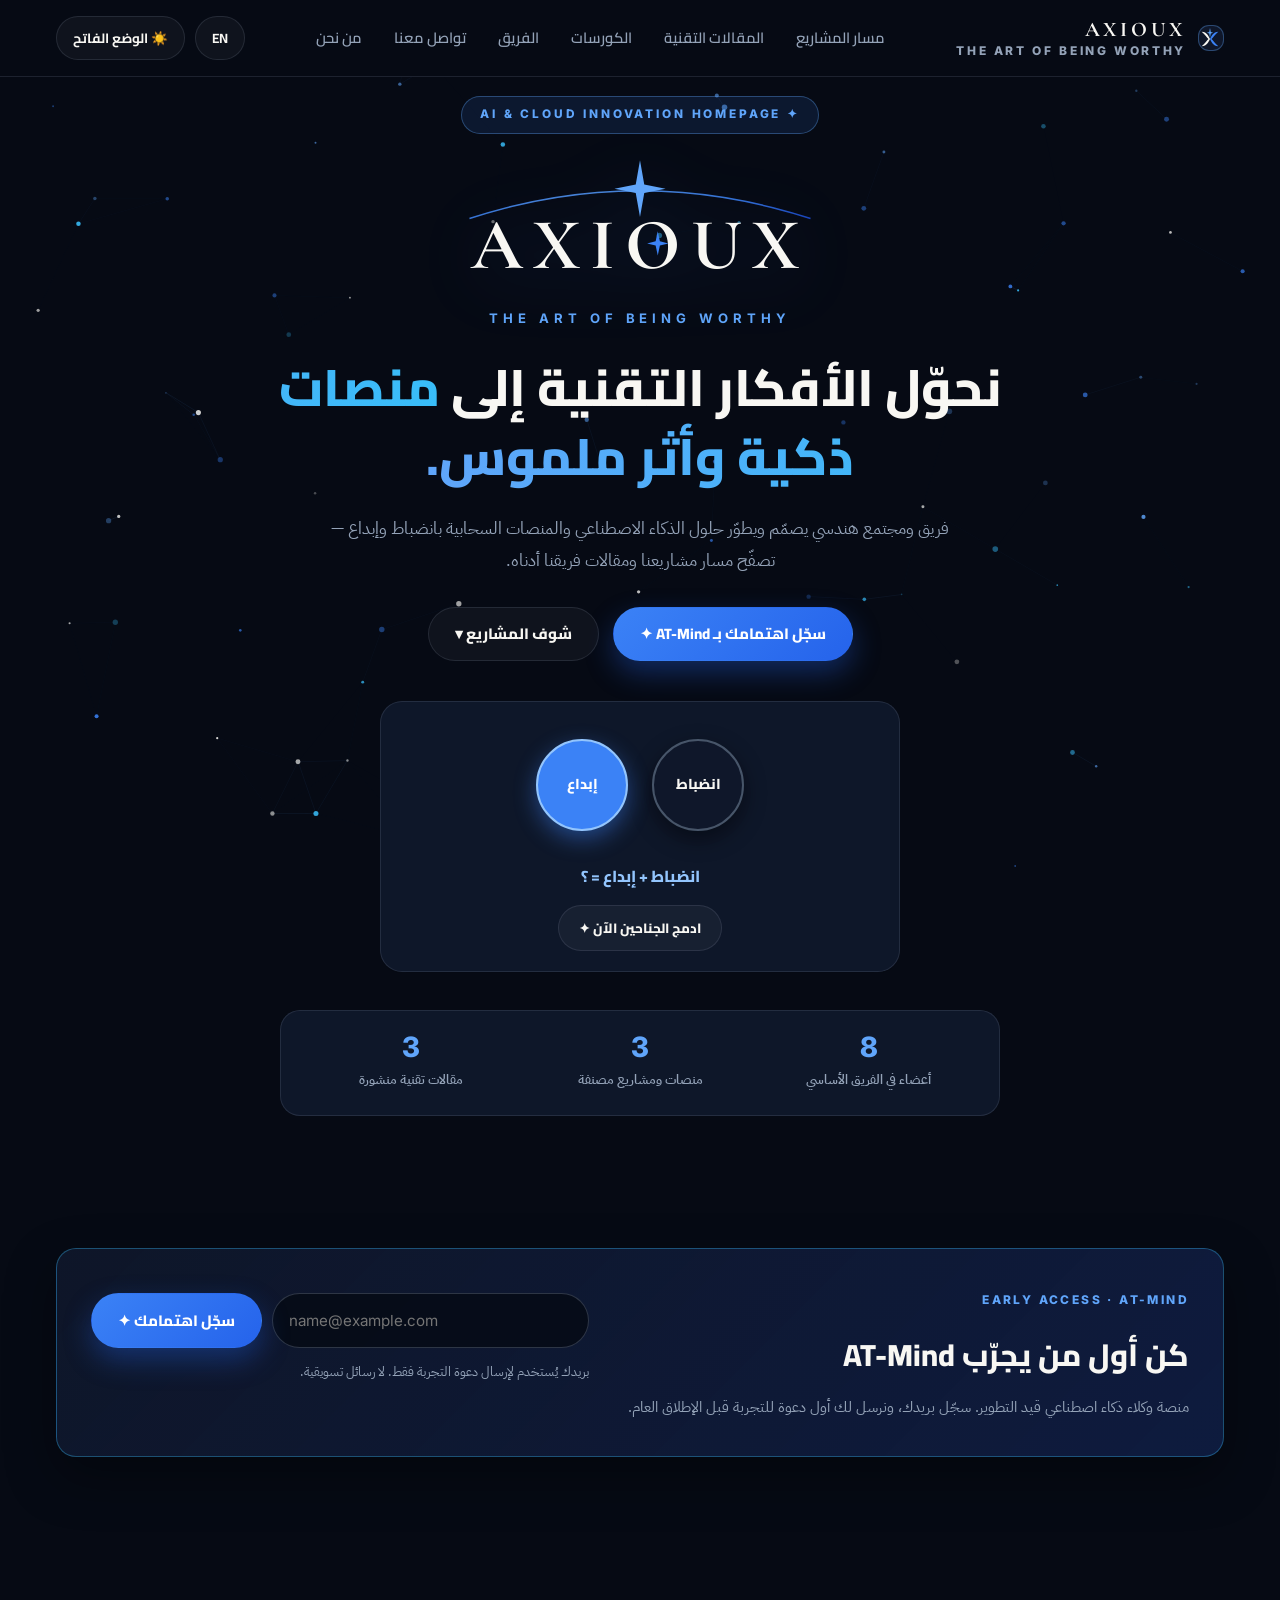
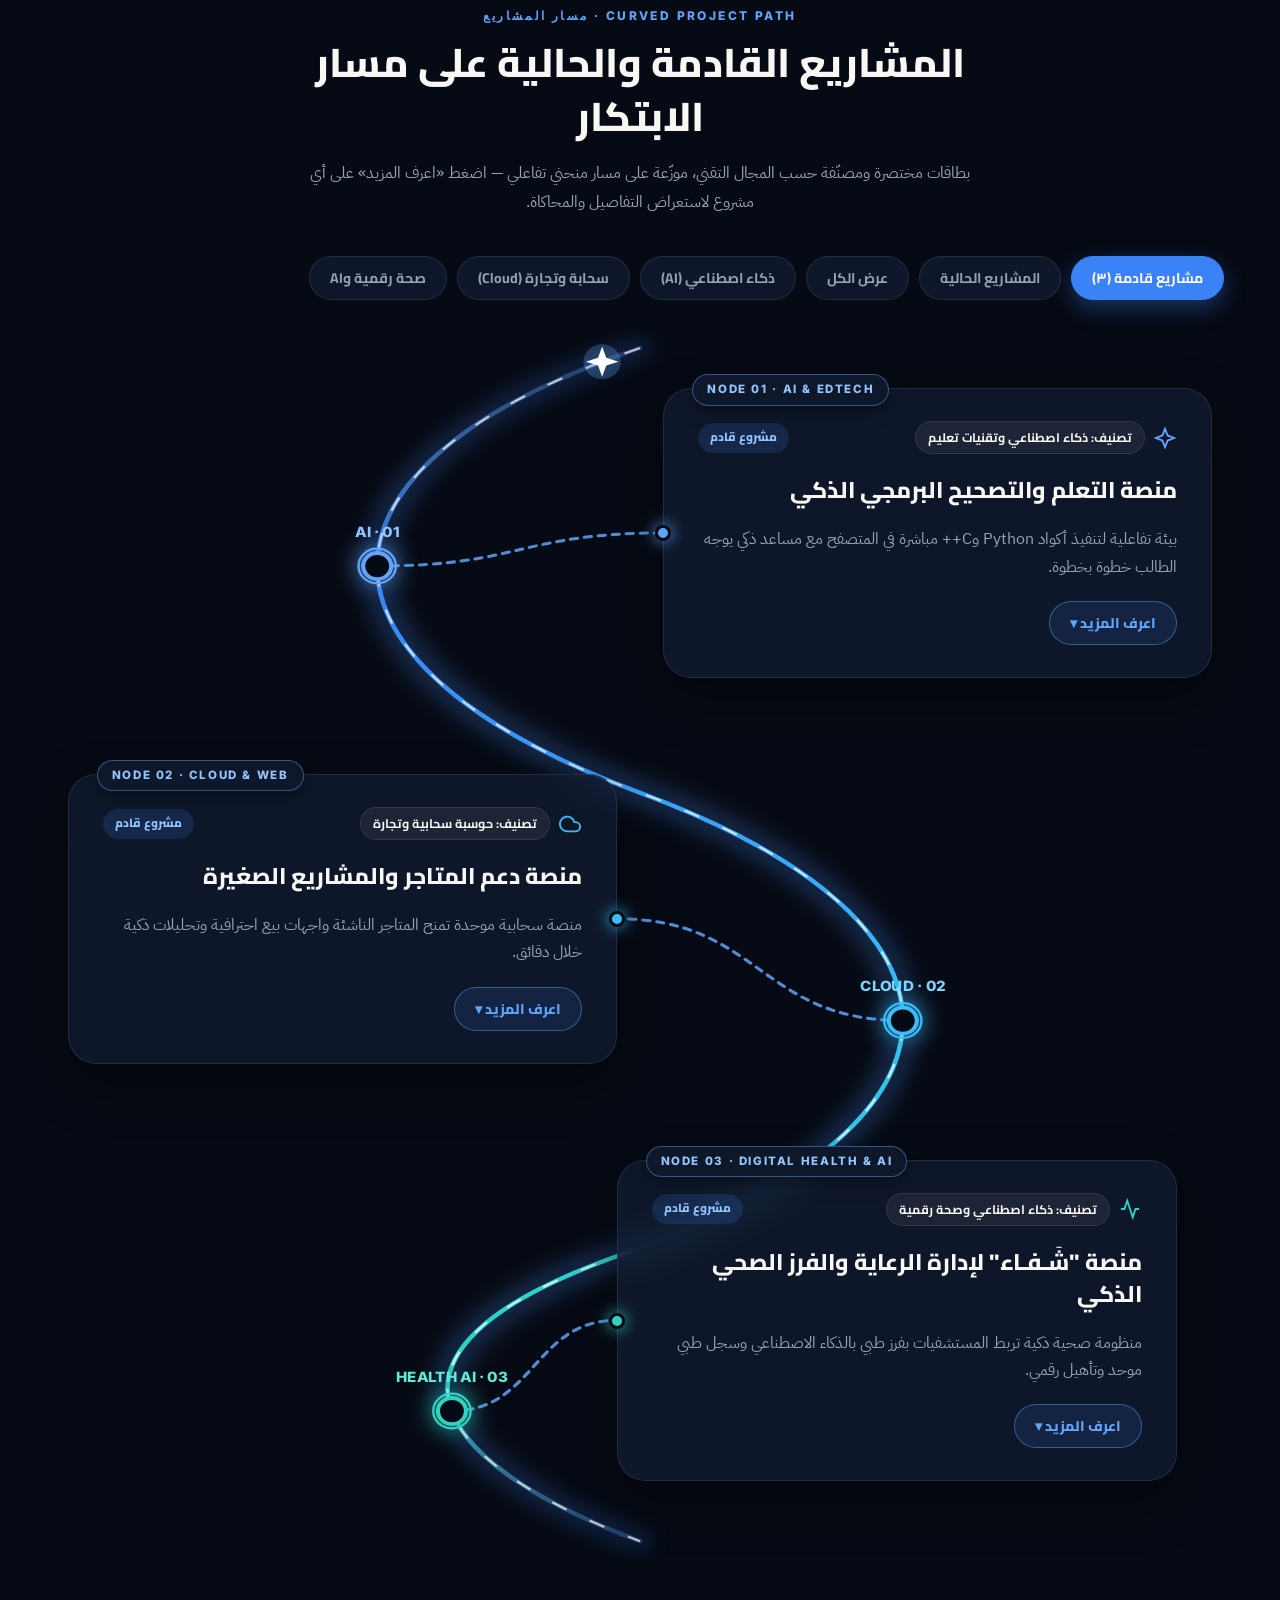
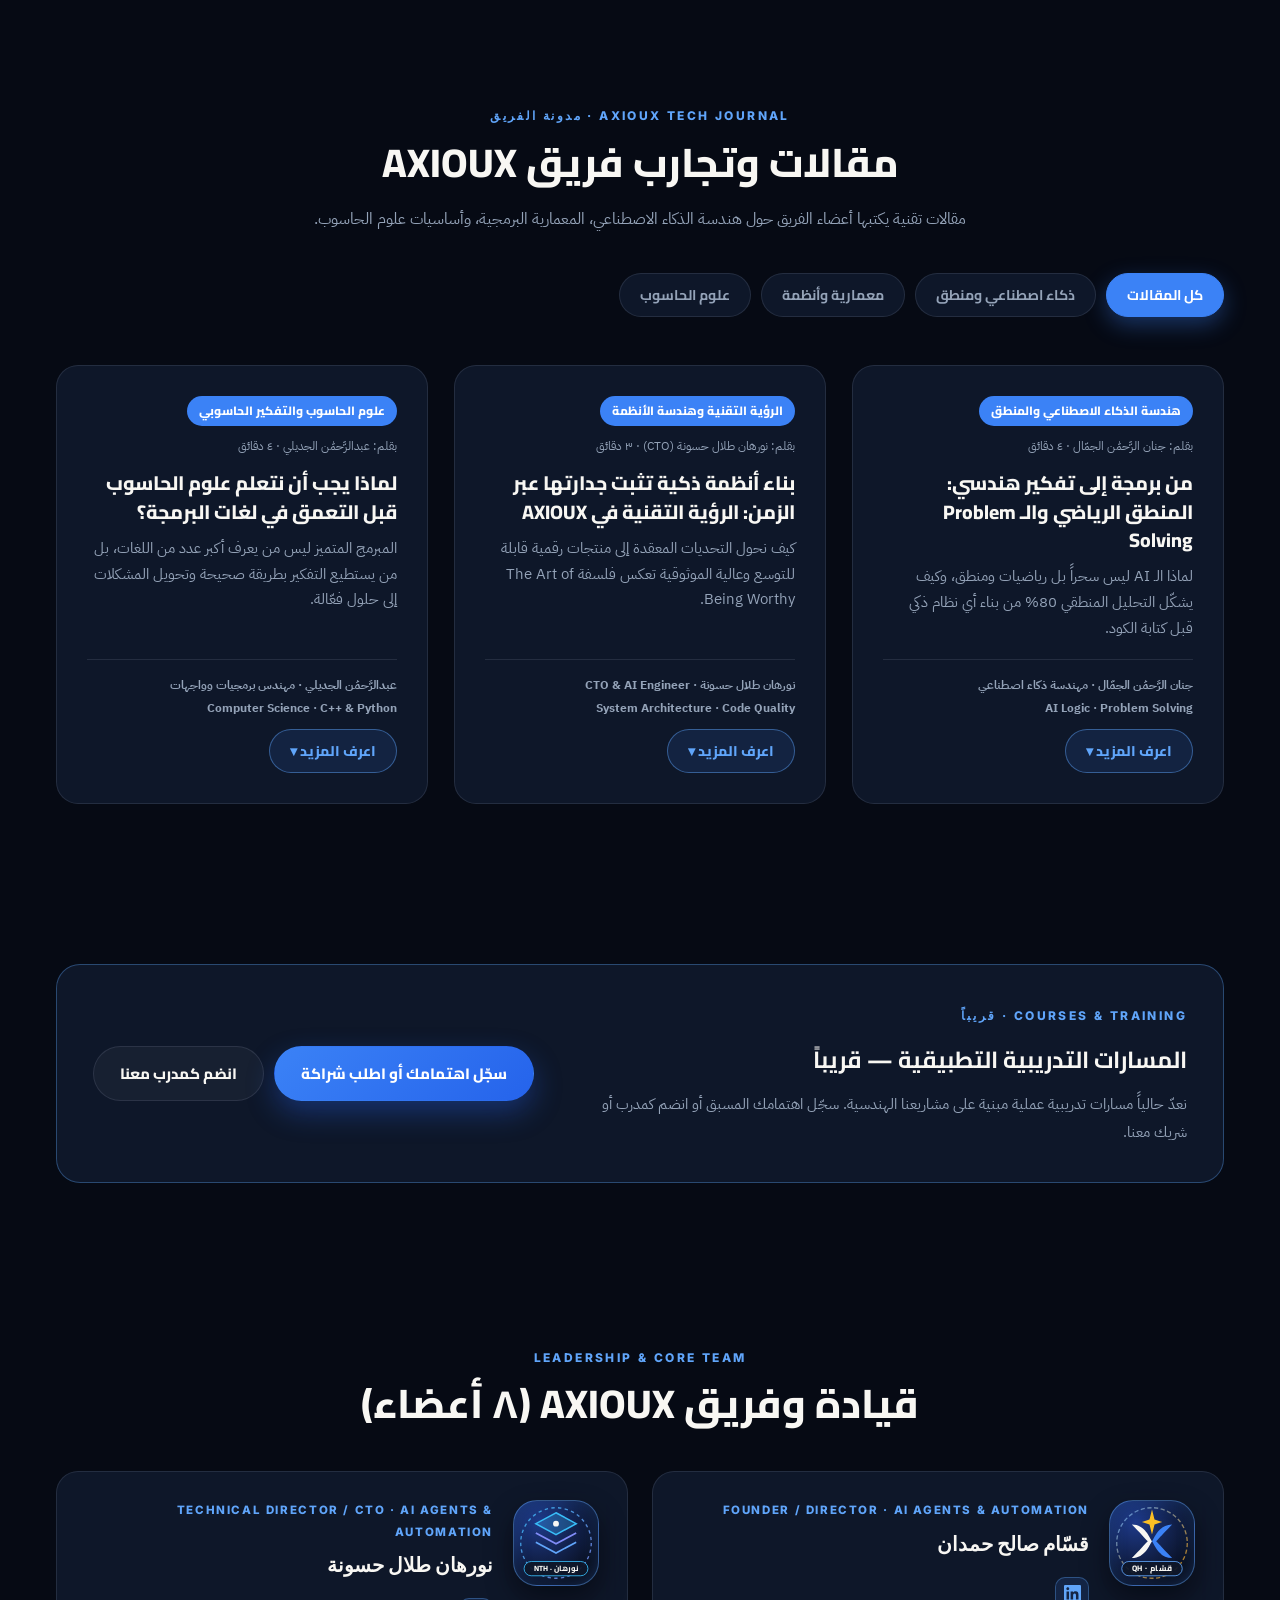
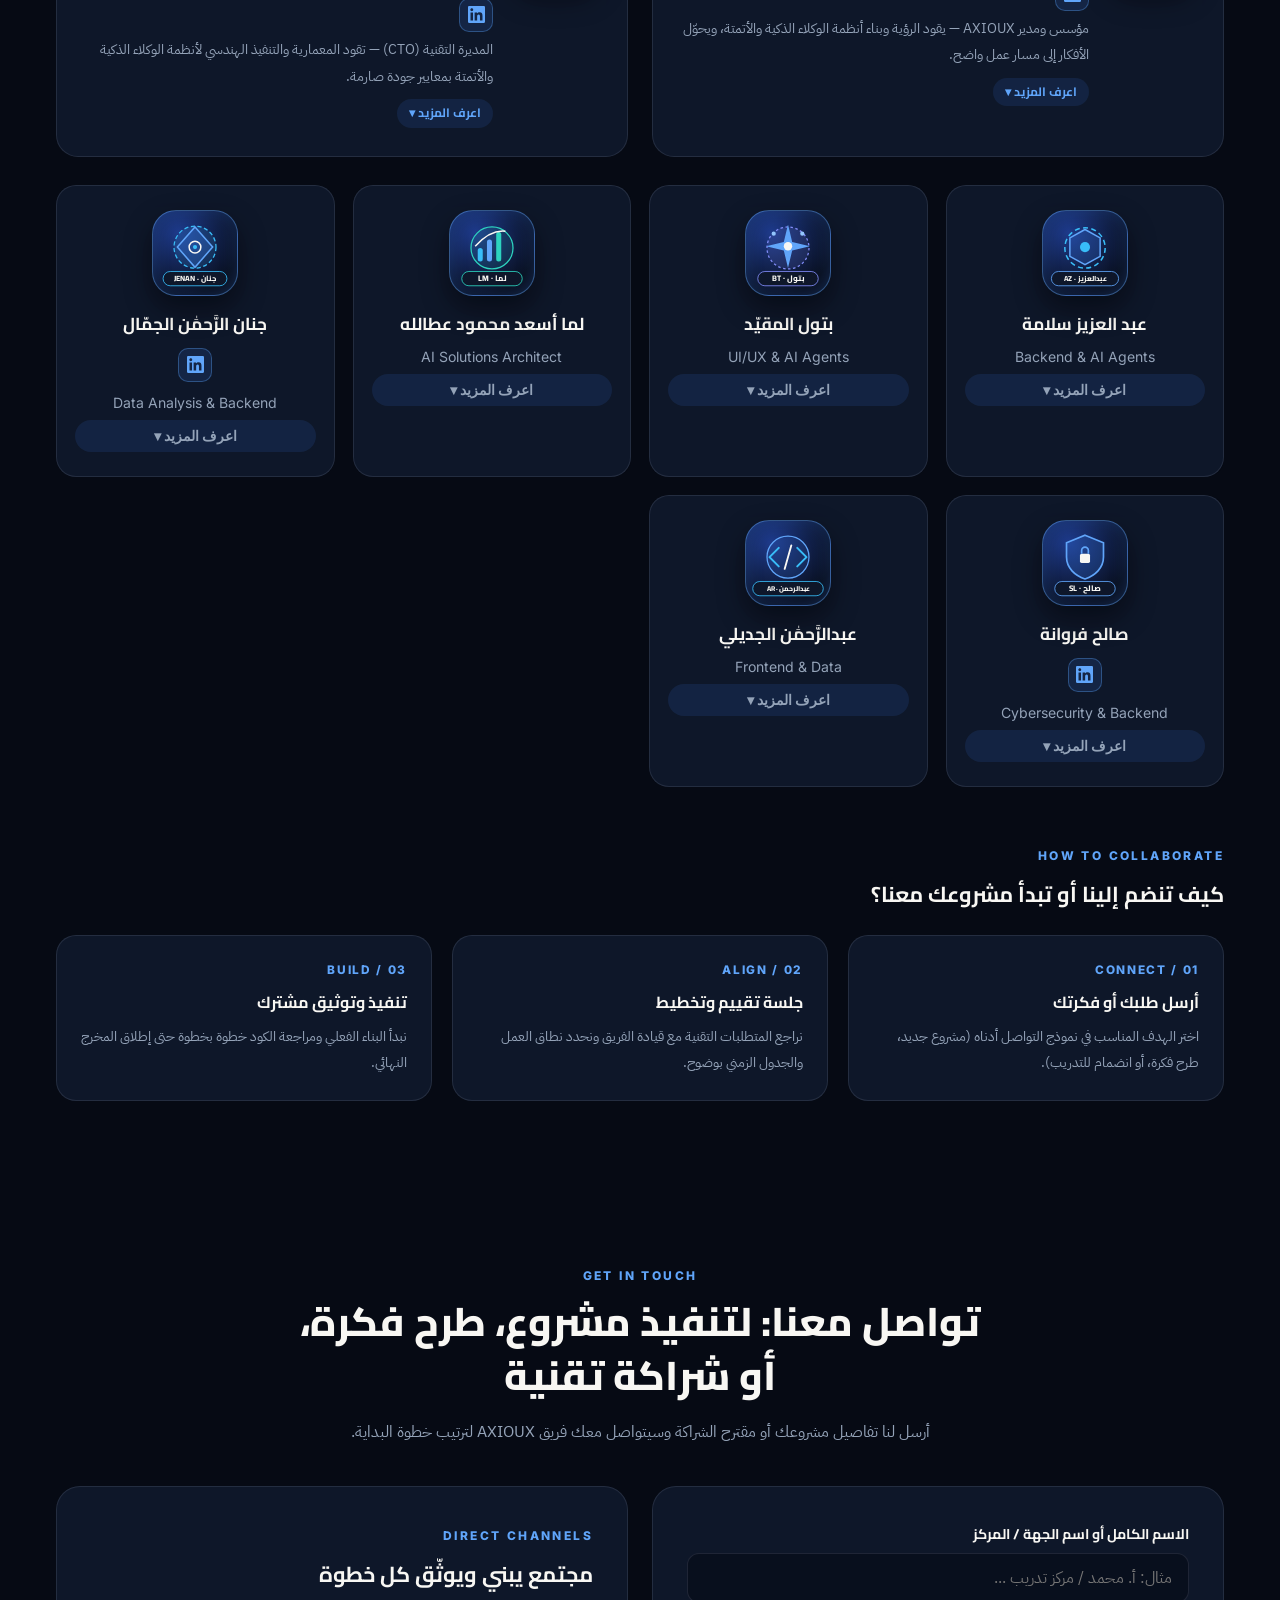
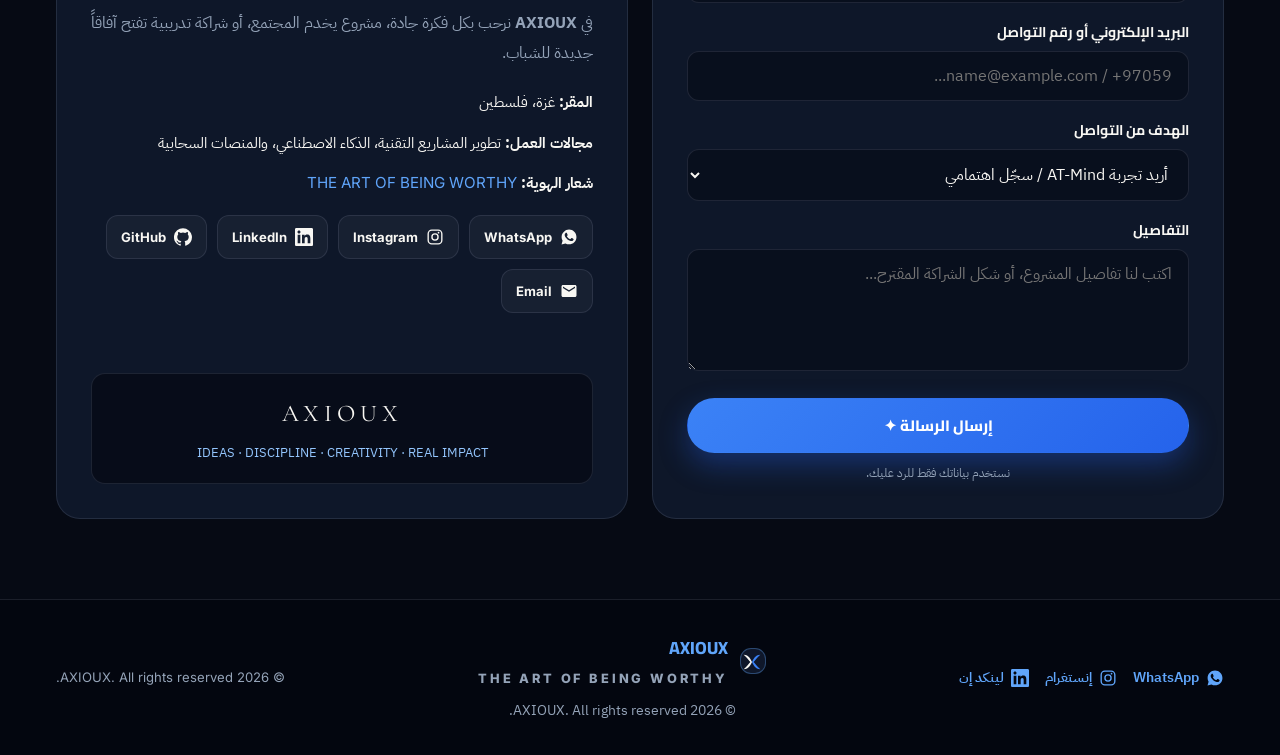
<file: index.html>
<!DOCTYPE html>
<html lang="ar" dir="rtl">
<head>
<meta charset="UTF-8">
<meta name="viewport" content="width=device-width, initial-scale=1.0">
<title>AXIOUX — The Art of Being Worthy | الصفحة الرئيسية</title>
<meta name="description" id="metaDescription" content="AXIOUX مجتمع وفريق تقني يبني منصات الذكاء الاصطناعي والأنظمة السحابية، ويوثّق المعرفة الهندسية — لأن الجدارة بتنبني بالشغل.">
<meta name="theme-color" content="#070B14">
<link rel="canonical" id="canonicalLink" href="https://axioux.github.io/">
<link rel="alternate" hreflang="en" href="https://axioux.github.io/en/">



<!-- Open Graph / Social Sharing -->
<meta property="og:type" content="website">
<meta property="og:site_name" content="AXIOUX">
<meta property="og:title" id="ogTitle" content="AXIOUX — The Art of Being Worthy">
<meta property="og:description" id="ogDescription" content="مجتمع تقني يبني، يراجع، يوثّق، ويطوّر مشاريع عملية في الذكاء الاصطناعي والأنظمة السحابية.">
<meta property="og:url" id="ogUrl" content="https://axioux.github.io/">
<meta property="og:image" id="ogImage" content="https://axioux.github.io/assets/og.png">
<meta property="og:image:width" content="1200">
<meta property="og:image:height" content="630">

<!-- Twitter Card -->
<meta name="twitter:card" content="summary_large_image">
<meta name="twitter:title" id="twTitle" content="AXIOUX — The Art of Being Worthy">
<meta name="twitter:description" id="twDescription" content="مجتمع تقني يبني منصات الذكاء الاصطناعي والأنظمة السحابية — الجدارة بتنبني بالشغل.">
<meta name="twitter:image" id="twImage" content="https://axioux.github.io/assets/og.png">

<!-- Inline SVG Favicon built from butterfly-wing X paths on #0F172A rounded square -->
<link rel="icon" type="image/svg+xml" href="data:image/svg+xml,%3Csvg xmlns='http://www.w3.org/2000/svg' viewBox='0 0 100 100'%3E%3Crect width='100' height='100' rx='22' fill='%230F172A'/%3E%3Cpath d='M18 22 C38 22, 46 42, 50 50 C46 58, 38 78, 18 78 C32 66, 38 56, 44 50 C38 44, 32 34, 18 22 Z' fill='%23F8F7F3'/%3E%3Cpath d='M82 22 C62 22, 54 42, 50 50 C54 58, 62 78, 82 78 C68 66, 62 56, 56 50 C62 44, 68 34, 82 22 Z' fill='%233B82F6'/%3E%3Cpath d='M50 8 L53 23 L62 26 L53 29 L50 44 L47 29 L38 26 L47 23 Z' fill='%2360A5FA'/%3E%3C/svg%3E">

<!-- JSON-LD Organization Structured Data -->
<script type="application/ld+json" id="orgJsonLd">
{
  "@context": "https://schema.org",
  "@type": "Organization",
  "name": "AXIOUX",
  "alternateName": "AXIOUX — The Art of Being Worthy",
  "description": "Technology community and engineering team building AI platforms, cloud systems, and documented technical education.",
  "url": "https://axioux.github.io/",
  "logo": "https://axioux.github.io/assets/og.png",
  "address": {
    "@type": "PostalAddress",
    "addressLocality": "Gaza",
    "addressCountry": "PS"
  }
}
</script>

<!-- Trimmed Google Fonts -->
<link rel="preconnect" href="https://fonts.googleapis.com">
<link rel="preconnect" href="https://fonts.gstatic.com" crossorigin>
<link href="https://fonts.googleapis.com/css2?family=Cairo:wght@600;700;800&family=Cormorant+Garamond:wght@600;700&family=IBM+Plex+Sans+Arabic:wght@400;600;700&family=Inter:wght@400;600;700;800&display=swap" rel="stylesheet">
<noscript><style>#introSplash { display: none !important; }</style></noscript>
<link rel="stylesheet" href="styles.css?v=10">
</head>
<body>
<a href="#top" class="skip-link" data-i18n="skip_to_content">تخطي إلى المحتوى الرئيسي</a>

<canvas id="starParticlesCanvas" aria-hidden="true"></canvas>

<!-- ================= BUTTERFLY -> X -> SPLIT OPEN INTRO SPLASH ================= -->
<div class="intro-splash" id="introSplash" aria-label="AXIOUX Intro Animation">
  <div class="splash-gate-left" aria-hidden="true"></div>
  <div class="splash-gate-right" aria-hidden="true"></div>

  <div class="splash-stage" id="splashStage">
    <div class="butterfly-x-wrap">
      <svg class="splash-morph-svg" viewBox="0 0 200 200" fill="none">
        <defs>
          <linearGradient id="bf-left-grad" x1="0" y1="0" x2="1" y2="1">
            <stop offset="0%" stop-color="#FFFFFF"/>
            <stop offset="65%" stop-color="#CBD5E1"/>
            <stop offset="100%" stop-color="#334155"/>
          </linearGradient>
          <linearGradient id="bf-right-grad" x1="1" y1="0" x2="0" y2="1">
            <stop offset="0%" stop-color="#93C5FD"/>
            <stop offset="55%" stop-color="#3B82F6"/>
            <stop offset="100%" stop-color="#1D4ED8"/>
          </linearGradient>
          <radialGradient id="core-flare" cx="50%" cy="50%" r="50%">
            <stop offset="0%" stop-color="#FFFFFF" stop-opacity="1"/>
            <stop offset="45%" stop-color="#60A5FA" stop-opacity="0.75"/>
            <stop offset="100%" stop-color="#3B82F6" stop-opacity="0"/>
          </radialGradient>
        </defs>

        <g class="bf-group">
          <g class="bf-wing-l">
            <path d="M100 102 C82 54, 24 28, 18 68 C14 94, 58 106, 100 105 Z" fill="url(#bf-left-grad)" opacity="0.95"/>
            <path d="M100 106 C68 112, 28 134, 42 164 C54 184, 86 150, 100 110 Z" fill="url(#bf-left-grad)" opacity="0.82"/>
          </g>
          <g class="bf-wing-r">
            <path d="M100 102 C118 54, 176 28, 182 68 C186 94, 142 106, 100 105 Z" fill="url(#bf-right-grad)" opacity="0.95"/>
            <path d="M100 106 C132 112, 172 134, 158 164 C146 184, 114 150, 100 110 Z" fill="url(#bf-right-grad)" opacity="0.85"/>
          </g>
        </g>

        <g class="x-emblem-group">
          <path d="M 24 118 A 80 80 0 1 1 176 118" stroke="#60A5FA" stroke-width="2" opacity="0.8"/>
          <path d="M28 42 C68 42, 88 84, 100 105 C88 126, 68 168, 28 168 C58 144, 74 122, 86 105 C74 88, 58 66, 28 42 Z" fill="url(#bf-left-grad)"/>
          <path d="M172 42 C132 42, 112 84, 100 105 C112 126, 132 168, 172 168 C142 144, 126 122, 114 105 C126 88, 142 66, 172 42 Z" fill="url(#bf-right-grad)"/>
          <circle cx="100" cy="105" r="24" fill="url(#core-flare)"/>
          <path d="M100 76 L104 101 L129 105 L104 109 L100 134 L96 109 L71 105 L96 101 Z" fill="#FFFFFF"/>
          <path d="M100 6 L105 32 L124 37 L105 42 L100 68 L95 42 L76 37 L95 32 Z" fill="#60A5FA"/>
        </g>
      </svg>
    </div>

    <div class="splash-wordmark">AXIOUX</div>
    <div class="splash-tagline-en">THE ART OF BEING WORTHY</div>
    <div class="splash-tagline-ar" id="splashSubAr" data-i18n="splash_sub">الجدارة مش ادّعاء، بتنبني بالشغل.</div>
    <button type="button" class="splash-skip-btn" id="skipSplashBtn" data-i18n="btn_skip_splash">تخطي الموشن ✦</button>
  </div>
</div>

<!-- ================= HEADER ================= -->
<header class="site-header">
  <div class="container nav-inner">
    <a href="#top" class="brand-link">
      <div class="brand-emblem-mini" aria-hidden="true">
        <svg width="26" height="26" viewBox="0 0 100 100" fill="none">
          <path d="M18 22 C38 22, 46 42, 50 50 C46 58, 38 78, 18 78 C32 66, 38 56, 44 50 C38 44, 32 34, 18 22 Z" fill="#F8F7F3"/>
          <path d="M82 22 C62 22, 54 42, 50 50 C54 58, 62 78, 82 78 C68 66, 62 56, 56 50 C62 44, 68 34, 82 22 Z" fill="#3B82F6"/>
          <path d="M50 8 L53 23 L62 26 L53 29 L50 44 L47 29 L38 26 L47 23 Z" fill="#60A5FA"/>
        </svg>
      </div>
      <div class="brand-text-wrap">
        <span class="brand-wordmark">AXIOUX</span>
        <span class="brand-sub">THE ART OF BEING WORTHY</span>
      </div>
    </a>

    <nav class="nav-links" id="mainNav">
      <a href="#projects" class="nav-link" data-i18n="nav_projects">مسار المشاريع</a>
      <a href="#articles" class="nav-link" data-i18n="nav_articles">المقالات التقنية</a>
      <a href="#courses" class="nav-link" data-i18n="nav_courses">الكورسات</a>
      <a href="#team" class="nav-link" data-i18n="nav_team">الفريق</a>
      <a href="#contact" class="nav-link" data-i18n="nav_contact">تواصل معنا</a>
      <a href="about.html" class="nav-link" data-i18n="nav_about">من نحن</a>
    </nav>

    <div class="nav-actions">
      <button type="button" class="lang-btn" id="langToggleBtn" aria-label="التبديل إلى اللغة الإنجليزية">EN</button>
      <button type="button" class="mode-btn" id="themeToggleBtn" data-i18n="btn_ivory_mode">☀️ الوضع الفاتح</button>
      <button type="button" class="nav-toggle" id="mobileMenuBtn" aria-label="القائمة" aria-expanded="false" aria-controls="mainNav">☰</button>
    </div>
  </div>
</header>

<!-- ================= SPACIOUS INTERACTIVE HERO SECTION ================= -->
<main id="top">
  <section class="hero">
    <div class="container hero-content">
      <div class="hero-pill">✦ AI &amp; CLOUD INNOVATION HOMEPAGE</div>

      <svg class="hero-logo-svg" viewBox="0 0 760 195" role="img" aria-label="AXIOUX Logo">
        <defs>
          <linearGradient id="ax-blue" x1="0" y1="0" x2="1" y2="1">
            <stop offset="0%" stop-color="#60A5FA"/>
            <stop offset="55%" stop-color="#3B82F6"/>
            <stop offset="100%" stop-color="#1D4ED8"/>
          </linearGradient>
        </defs>
        <path d="M140 88 Q380 10 620 88" fill="none" stroke="url(#ax-blue)" stroke-width="2.2" opacity="0.85"/>
        <path d="M380 6 L386 40 L416 46 L386 52 L380 86 L374 52 L344 46 L374 40 Z" fill="#60A5FA"/>
        <text x="380" y="158" text-anchor="middle" fill="currentColor" font-family="'Cormorant Garamond', Georgia, serif" font-size="102" font-weight="700" letter-spacing="14">AXIOUX</text>
        <path d="M405 106 L408 120 L420 123 L408 126 L405 140 L402 126 L390 123 L402 120 Z" fill="#3B82F6"/>
      </svg>

      <div class="hero-slogan-en">THE ART OF BEING WORTHY</div>

      <h1 class="hero-title-ar" data-i18n-html="hero_title">نحوّل الأفكار التقنية إلى <span>منصات ذكية وأثر ملموس.</span></h1>
      <p class="hero-lead" data-i18n="hero_lead">
        فريق ومجتمع هندسي يصمّم ويطوّر حلول الذكاء الاصطناعي والمنصات السحابية بانضباط وإبداع — تصفّح مسار مشاريعنا ومقالات فريقنا أدناه.
      </p>

      <div class="hero-cta-row">
        <a href="#early-access" class="btn btn-primary" data-i18n="hero_cta_interest">سجّل اهتمامك بـ AT-Mind ✦</a>
        <a href="#projects" class="btn btn-outline" data-i18n="hero_cta_secondary">شوف المشاريع ▾</a>
      </div>

      <!-- Compact Interactive Butterfly Wings Merger -->
      <div class="wings-mini-interactive" id="equationBox">
        <div class="wings-stage" id="wingsStage">
          <div class="wing-circle wing-discipline" id="wingDiscipline">
            <span data-i18n="wing_disc">انضباط</span>
            <!-- <small style="font-family: var(--latin); font-size: 0.68rem; color: #94A3B8;">#0F172A</small> -->
          </div>
          <div class="wing-circle wing-creativity" id="wingCreativity">
            <span data-i18n="wing_creat">إبداع</span>
            <!-- <small style="font-family: var(--latin); font-size: 0.68rem; color: #DBEAFE;">#3B82F6</small> -->
          </div>
          <div class="spark-center">
            <svg width="96" height="96" viewBox="0 0 120 120">
              <circle cx="60" cy="60" r="40" fill="none" stroke="rgba(147, 197, 253, 0.35)" stroke-width="1.2" stroke-dasharray="4 4"/>
              <path d="M60 6 L67 49 L110 60 L67 71 L60 114 L53 71 L10 60 L53 49 Z" fill="#60A5FA"/>
              <path d="M60 22 L64 53 L95 60 L64 67 L60 98 L56 67 L25 60 L56 53 Z" fill="#F8F7F3"/>
            </svg>
          </div>
        </div>
        <p id="equationStatusText" style="font-family: var(--arabic-head); font-weight: 800; font-size: 1rem; color: #93C5FD;">
          انضباط + إبداع = ؟
        </p>
        <button type="button" class="btn btn-outline" id="mergeWingsBtn" style="padding: 8px 20px; font-size: 0.84rem;" data-i18n="btn_merge_wings">ادمج الجناحين الآن ✦</button>
      </div>

      <!-- Real Credibility Stats Strip -->
      <div class="credibility-stats-strip" id="credibilityStats" aria-label="إحصائيات الفريق والمشاريع">
        <div class="stat-item">
          <span class="stat-num" id="statMembersCount">8</span>
          <span class="stat-lbl" data-i18n="stat_members_lbl">أعضاء في الفريق الأساسي</span>
        </div>
        <div class="stat-item">
          <span class="stat-num" id="statProjectsCount">3</span>
          <span class="stat-lbl" data-i18n="stat_projects_lbl">منصات ومشاريع مصنفة</span>
        </div>
        <div class="stat-item">
          <span class="stat-num" id="statArticlesCount">3</span>
          <span class="stat-lbl" data-i18n="stat_articles_lbl">مقالات تقنية منشورة</span>
        </div>
      </div>
    </div>
  </section>

  <!-- ================= AT-MIND EARLY ACCESS ================= -->
  <section id="early-access" class="early-access-section" aria-labelledby="eaTitle">
    <div class="container">
      <div class="early-access-band">
        <div class="ea-copy">
          <span class="eyebrow">EARLY ACCESS · AT-MIND</span>
          <h2 id="eaTitle" data-i18n="ea_title">كن أول من يجرّب AT-Mind</h2>
          <p data-i18n="ea_desc">منصة وكلاء ذكاء اصطناعي قيد التطوير. سجّل بريدك، ونرسل لك أول دعوة للتجربة قبل الإطلاق العام.</p>
        </div>
        <form id="waitlistForm" class="ea-form" novalidate>
          <input type="checkbox" name="botcheck" id="eaBotcheck" style="display:none !important;" tabindex="-1" autocomplete="off">
          <label class="sr-only" for="eaEmail" data-i18n="ea_email_label">البريد الإلكتروني</label>
          <div class="ea-row">
            <input id="eaEmail" name="email" type="email" required placeholder="name@example.com" autocomplete="email" dir="ltr">
            <button type="submit" class="btn btn-primary" data-i18n="ea_btn">سجّل اهتمامك ✦</button>
          </div>
          <p class="ea-privacy" data-i18n="ea_privacy">بريدك يُستخدم لإرسال دعوة التجربة فقط. لا رسائل تسويقية.</p>
          <div class="ea-msg" id="waitlistMsg" role="status" aria-live="polite"></div>
        </form>
      </div>
    </div>
  </section>

  <!-- ================= CURVED SCROLL PATH PROJECTS SECTION ================= -->
  <section id="projects">
    <div class="container">
      <div class="section-header">
        <span class="eyebrow">CURVED PROJECT PATH · مسار المشاريع</span>
        <h2 data-i18n="proj_heading">المشاريع القادمة والحالية على مسار الابتكار</h2>
        <p data-i18n="proj_sub">بطاقات مختصرة ومصنّفة حسب المجال التقني، موزّعة على مسار منحني تفاعلي — اضغط «اعرف المزيد» على أي مشروع لاستعراض التفاصيل والمحاكاة.</p>
      </div>

      <div class="board-toolbar">
        <div class="filter-bar">
          <button type="button" class="filter-btn active" data-filter="upcoming" data-i18n="filter_upcoming">مشاريع قادمة (٣)</button>
          <button type="button" class="filter-btn" data-filter="current" data-i18n="filter_current">المشاريع الحالية</button>
          <button type="button" class="filter-btn" data-filter="all" data-i18n="filter_all">عرض الكل</button>
          <button type="button" class="filter-btn" data-filter="ai" data-i18n="filter_ai">ذكاء اصطناعي (AI)</button>
          <button type="button" class="filter-btn" data-filter="cloud" data-i18n="filter_cloud">سحابة وتجارة (Cloud)</button>
          <button type="button" class="filter-btn" data-filter="health" data-i18n="filter_health">صحة رقمية وAI</button>
        </div>

        <button type="button" class="btn btn-primary admin-only" id="toggleAddDrawerBtn" data-i18n="btn_add_proj">+ أضف مشروعاً جديداً</button>
      </div>

      <div class="add-project-drawer" id="addProjectDrawer">
        <h3 style="font-family: var(--arabic-head); font-size: 1.25rem; margin-bottom: 14px;" data-i18n="drawer_title">إضافة مشروع جديد</h3>
        <form id="newProjectForm">
          <div class="drawer-grid">
            <div class="form-field">
              <label for="projTitle" data-i18n="lbl_proj_title">اسم المشروع</label>
              <input id="projTitle" type="text" required placeholder="مثال: منصة التعلم الذكي...">
            </div>
            <div class="form-field">
              <label for="projType" data-i18n="lbl_proj_type">حالة المشروع</label>
              <select id="projType">
                <option value="current" data-i18n="opt_type_current">مشروع حالي ملموس</option>
                <option value="upcoming" data-i18n="opt_type_upcoming">مشروع قادم</option>
              </select>
            </div>
            <div class="form-field">
              <label for="projStatus" data-i18n="lbl_proj_status">التصنيف التقني</label>
              <input id="projStatus" type="text" required placeholder="مثال: ذكاء اصطناعي (AI)">
            </div>
            <div class="form-field">
              <label for="projTags" data-i18n="lbl_proj_tags">التقنيات (مفصولة بفاصلة)</label>
              <input id="projTags" type="text" required placeholder="Python, WebAssembly, AI">
            </div>
          </div>
          <div class="form-field">
            <label for="projDesc" data-i18n="lbl_proj_desc">نبذة قصيرة</label>
            <textarea id="projDesc" rows="2" required placeholder="نبذة مختصرة جداً عن المشروع..."></textarea>
          </div>
          <div style="display: flex; gap: 10px;">
            <button type="submit" class="btn btn-primary" data-i18n="btn_save_proj">حفظ وإضافة ✦</button>
            <button type="button" class="btn btn-outline" id="cancelAddDrawerBtn" data-i18n="btn_cancel">إلغاء</button>
          </div>
        </form>
      </div>

      <!-- Curved Path Stage -->
      <div class="projects-curved-stage">
        <svg class="curved-path-svg" id="projectsCurveSvg" viewBox="0 0 1000 1100" preserveAspectRatio="none" aria-hidden="true">
          <defs>
            <linearGradient id="curveGrad" x1="0" y1="0" x2="0" y2="1">
              <stop offset="0%" stop-color="#60A5FA" stop-opacity="0.25"/>
              <stop offset="20%" stop-color="#3B82F6" stop-opacity="1"/>
              <stop offset="55%" stop-color="#38BDF8" stop-opacity="1"/>
              <stop offset="85%" stop-color="#2DD4BF" stop-opacity="1"/>
              <stop offset="100%" stop-color="#60A5FA" stop-opacity="0.25"/>
            </linearGradient>
          </defs>

          <path class="curve-ribbon-bg" d="M 500 0 C 200 110, 200 290, 500 410 C 800 530, 800 710, 500 830 C 220 930, 350 1040, 500 1100"/>
          <path id="mainCurvePath" class="curve-core-solid" d="M 500 0 C 200 110, 200 290, 500 410 C 800 530, 800 710, 500 830 C 220 930, 350 1040, 500 1100"/>
          <path class="curve-glow-line" d="M 500 0 C 200 110, 200 290, 500 410 C 800 530, 800 710, 500 830 C 220 930, 350 1040, 500 1100"/>

          <path class="curve-branch-line" data-branch="1" d="M 287 201 Q 470 201 640 201"/>
          <path class="curve-branch-line" data-branch="2" d="M 713 620 Q 530 620 360 620"/>
          <path class="curve-branch-line" data-branch="3" d="M 351 980 Q 470 980 640 980"/>

          <g style="color: #60A5FA;">
            <circle class="curve-node-pulse" cx="275" cy="201" r="16" stroke="#60A5FA"/>
            <circle class="curve-node-ring" cx="275" cy="201" r="12" stroke="#60A5FA"/>
            <text x="275" y="174" text-anchor="middle" fill="#93C5FD" font-family="Inter, sans-serif" font-size="13" font-weight="800">01 · AI</text>
          </g>

          <g style="color: #38BDF8;">
            <circle class="curve-node-pulse" cx="725" cy="620" r="16" stroke="#38BDF8"/>
            <circle class="curve-node-ring" cx="725" cy="620" r="12" stroke="#38BDF8"/>
            <text x="725" y="593" text-anchor="middle" fill="#7DD3FC" font-family="Inter, sans-serif" font-size="13" font-weight="800">02 · CLOUD</text>
          </g>

          <g style="color: #2DD4BF;">
            <circle class="curve-node-pulse" cx="339" cy="980" r="16" stroke="#2DD4BF"/>
            <circle class="curve-node-ring" cx="339" cy="980" r="12" stroke="#2DD4BF"/>
            <text x="339" y="953" text-anchor="middle" fill="#5EEAD4" font-family="Inter, sans-serif" font-size="13" font-weight="800">03 · HEALTH AI</text>
          </g>

          <g id="curveTravelerStar" transform="translate(500, 0)">
            <circle cx="0" cy="0" r="16" fill="rgba(96, 165, 250, 0.28)"/>
            <path d="M0 -14 L3.5 -3.5 L14 0 L3.5 3.5 L0 14 L-3.5 3.5 L-14 0 L-3.5 -3.5 Z" fill="#FFFFFF"/>
          </g>
        </svg>

        <div class="projects-curved-track" id="projectsGrid">
          <div class="current-slot-card" id="currentProjectsPlaceholder">
            <span class="proj-status-tag">CURRENT TANGIBLE PROJECTS · المشاريع الحالية</span>
            <h3 data-i18n="curr_slot_title">خانة المشاريع الحالية والمنجزة</h3>
            <p data-i18n="curr_slot_desc" style="max-width: 580px; color: var(--text-muted);">هذه المساحة مخصصة للمشاريع الملموسة التي يُنهي فريق AXIOUX بناءها وإطلاقها فعلياً. نعمل حالياً على تطوير أولى منصاتنا من قائمة المشاريع القادمة.</p>
            <button type="button" class="btn btn-primary admin-only" id="addFirstCurrentProjBtn" data-i18n="btn_add_first_current">+ إدراج أول مشروع حالي ملموس</button>
          </div>

          <!-- Project Card 1: AI & EdTech -->
          <article class="project-card" data-category="upcoming" data-domain="ai" data-curve-pos="1" data-proj-id="p1">
            <span class="curve-waypoint-badge">NODE 01 · AI &amp; EDTECH</span>
            <span class="proj-connect-dot" aria-hidden="true"></span>
            <div class="proj-meta-top">
              <div class="proj-cat-wrap">
                <span class="cat-anim-icon" aria-hidden="true">
                  <svg viewBox="0 0 24 24"><path d="M12 2L14.8 9.2L22 12L14.8 14.8L12 22L9.2 14.8L2 12L9.2 9.2Z"/></svg>
                </span>
                <span class="proj-domain-pill" data-i18n="p1_domain">تصنيف: ذكاء اصطناعي وتقنيات تعليم</span>
              </div>
              <span class="proj-status-tag" data-i18n="badge_upcoming">مشروع قادم</span>
            </div>

            <h3 data-i18n="p1_title">منصة التعلم والتصحيح البرمجي الذكي</h3>
            <p class="proj-short-summary" data-i18n="p1_summary">بيئة تفاعلية لتنفيذ أكواد Python وC++ مباشرة في المتصفح مع مساعد ذكي يوجه الطالب خطوة بخطوة.</p>

            <div class="proj-specs-box">
              <div>
                <h4 data-i18n="p1_ov_title">نظرة عامة على المشروع</h4>
                <p data-i18n="p1_ov_desc" style="font-size:0.88rem; color:var(--text-muted);">بيئة متكاملة تتيح للمتعلمين كتابة وتنفيذ الأكواد البرمجية مباشرة داخل المتصفح عبر WebAssembly دون الحاجة لتثبيت أي بيئات عمل محلية.</p>
              </div>
              <div>
                <h4 data-i18n="p1_feat_title">أهم المزايا والخصائص:</h4>
                <ul class="proj-feature-list">
                  <li data-i18n-html="p1_f1"><strong>محرر أكواد مدمج وسريع:</strong> يدعم لغات متعددة مع التلوين البرمجي والإكمال التلقائي.</li>
                  <li data-i18n-html="p1_f2"><strong>نظام تصحيح وتقييم آلي:</strong> فحص مخرجات الكود مقابل حالات اختبار متنوعة (Test Cases) فورياً.</li>
                  <li data-i18n-html="p1_f3"><strong>مساعد ذكي توجيهي (Smart AI Guide):</strong> يحلل الأخطاء المنطقية ويرشد الطالب تدريجياً للحل دون إعطائه الإجابة المباشرة.</li>
                  <li data-i18n-html="p1_f4"><strong>مسارات تعلم متدرجة:</strong> تحديات برمجية مقسمة من المبتدئ إلى الاحترافي.</li>
                </ul>
              </div>
              <div class="proj-impact-box" data-i18n-html="p1_req_box">
                <strong>المتطلبات والتقنيات:</strong> Python Engine, WebAssembly (Wasm), Large Language Models (LLM API), Node.js, WebSockets.
              </div>
              <ul class="tech-stack-tags">
                <li>Python</li>
                <li>C++</li>
                <li>WebAssembly</li>
                <li>AI / LLMs</li>
                <li>Node.js</li>
              </ul>
              <div class="proj-sim-wrap" onclick="event.stopPropagation()">
                <div class="proj-sim-header">
                  <span class="proj-sim-badge">AI MENTOR DEMO · محاكاة تفاعلية</span>
                  <button type="button" class="btn-run-sim" data-sim-btn="p1" data-i18n="sim_p1_btn">▶ جرّب المساعد الذكي</button>
                </div>
                <div class="proj-sim-output" id="simOut_p1" data-i18n-html="sim_p1_out">
                  <strong>✕ فحص الكود (Test #2):</strong> المخرج المتوقع <code>12</code>، الفعلي <code>9</code>.<br>
                  <strong>💡 تلميح المساعد الذكي:</strong> راجع شرط باقي القسمة <code>n % 2 == 1</code> لاختيار الأعداد الزوجية فقط.
                </div>
              </div>
            </div>

            <div style="display:flex; flex-wrap:wrap; gap:10px; align-items:center; margin-top:4px;">
              <button type="button" class="btn-read-more open-proj-modal-btn" data-proj="p1" aria-expanded="false" data-i18n="btn_view_full_proj">اعرف المزيد ▾</button>
              <div class="proj-ext-links" data-proj-links="p1" style="display:inline-flex; gap:8px;"></div>
            </div>
          </article>

          <!-- Project Card 2: Cloud & E-Commerce -->
          <article class="project-card" data-category="upcoming" data-domain="cloud" data-curve-pos="2" data-proj-id="p2">
            <span class="curve-waypoint-badge">NODE 02 · CLOUD &amp; WEB</span>
            <span class="proj-connect-dot" aria-hidden="true"></span>
            <div class="proj-meta-top">
              <div class="proj-cat-wrap">
                <span class="cat-anim-icon" aria-hidden="true">
                  <svg viewBox="0 0 24 24"><path d="M18 10h-1.26A8 8 0 1 0 9 20h9a5 5 0 0 0 0-10z"/></svg>
                </span>
                <span class="proj-domain-pill" data-i18n="p2_domain">تصنيف: حوسبة سحابية وتجارة</span>
              </div>
              <span class="proj-status-tag" data-i18n="badge_upcoming">مشروع قادم</span>
            </div>

            <h3 data-i18n="p2_title">منصة دعم المتاجر والمشاريع الصغيرة</h3>
            <p class="proj-short-summary" data-i18n="p2_summary">منصة سحابية موحدة تمنح المتاجر الناشئة واجهات بيع احترافية وتحليلات ذكية خلال دقائق.</p>

            <div class="proj-specs-box">
              <div>
                <h4 data-i18n="p2_ov_title">فكرة وأهداف المنصة</h4>
                <p data-i18n="p2_ov_desc" style="font-size:0.88rem; color:var(--text-muted);">دعم رواد الأعمال وأصحاب المشاريع الصغيرة بصفحات متجر احترافية دون تكاليف بناء مواقع مستقلة.</p>
              </div>
              <div>
                <h4 data-i18n="p2_feat_title">المميزات الرئيسية:</h4>
                <ul class="proj-feature-list">
                  <li data-i18n-html="p2_f1"><strong>إنشاء متجر فوري:</strong> لوحة تحكم سهلة لرفع المنتجات وتحديد الأسعار خلال دقائق.</li>
                  <li data-i18n-html="p2_f2"><strong>تصفح مركزي ذكي:</strong> البحث عن المنتجات والخدمات المحلية جغرافياً وحسب التصنيف.</li>
                  <li data-i18n-html="p2_f3"><strong>باقات تسويقية ذكية:</strong> إبراز المتجر وإحصائيات تحليلية لحركة المبيعات.</li>
                  <li data-i18n-html="p2_f4"><strong>منظومة تواصل ودفع مباشرة:</strong> ربط الزبائن بالمتجر عبر قنوات تواصل ودفع سريعة.</li>
                </ul>
              </div>
              <div class="proj-impact-box" data-i18n-html="p2_impact_box">
                <strong>الأثر الاقتصادي:</strong> تخفيض التكاليف التشغيلية على المشاريع الناشئة ومساعدتها على الانتشار الرقمي المستدام.
              </div>
              <ul class="tech-stack-tags">
                <li>Full-Stack Web</li>
                <li>Cloud Database</li>
                <li>Payment Gateway</li>
                <li>Analytics Engine</li>
                <li>RESTful APIs</li>
              </ul>
              <div class="proj-sim-wrap" onclick="event.stopPropagation()">
                <div class="proj-sim-header">
                  <span class="proj-sim-badge">STOREFRONT DEMO · معاينة المتجر</span>
                  <button type="button" class="btn-run-sim" data-sim-btn="p2" data-i18n="sim_p2_btn">🛍️ معاينة لوحة المتجر</button>
                </div>
                <div class="proj-sim-output" id="simOut_p2" data-i18n-html="sim_p2_out">
                  <strong>🏪 متجر "أثر" المحلي:</strong> ٢٤ منتجاً نشطاً · <strong>+٤٢٪ نمو في الطلبات الجغرافية القريبة</strong>.
                </div>
              </div>
            </div>

            <div style="display:flex; flex-wrap:wrap; gap:10px; align-items:center; margin-top:4px;">
              <button type="button" class="btn-read-more open-proj-modal-btn" data-proj="p2" aria-expanded="false" data-i18n="btn_view_full_proj">اعرف المزيد ▾</button>
              <div class="proj-ext-links" data-proj-links="p2" style="display:inline-flex; gap:8px;"></div>
            </div>
          </article>

          <!-- Project Card 3: Digital Health & AI -->
          <article class="project-card" data-category="upcoming" data-domain="health" data-curve-pos="3" data-proj-id="p3">
            <span class="curve-waypoint-badge">NODE 03 · DIGITAL HEALTH &amp; AI</span>
            <span class="proj-connect-dot" aria-hidden="true"></span>
            <div class="proj-meta-top">
              <div class="proj-cat-wrap">
                <span class="cat-anim-icon" aria-hidden="true">
                  <svg viewBox="0 0 24 24"><polyline points="22 12 18 12 15 21 9 3 6 12 2 12"/></svg>
                </span>
                <span class="proj-domain-pill" data-i18n="p3_domain">تصنيف: ذكاء اصطناعي وصحة رقمية</span>
              </div>
              <span class="proj-status-tag" data-i18n="badge_upcoming">مشروع قادم</span>
            </div>

            <h3 data-i18n="p3_title">منصة "شَـفـاء" لإدارة الرعاية والفرز الصحي الذكي</h3>
            <p class="proj-short-summary" data-i18n="p3_summary">منظومة صحية ذكية تربط المستشفيات بفرز طبي بالذكاء الاصطناعي وسجل طبي موحد وتأهيل رقمي.</p>

            <div class="proj-specs-box">
              <div>
                <h4 data-i18n="p3_ov_title">رؤية مشروع شَـفـاء</h4>
                <p data-i18n="p3_ov_desc" style="font-size:0.88rem; color:var(--text-muted);">إعادة تنظيم المنظومة الطبية في أوقات الأزمات والضغط الشديد وتخفيف العبء عن الكوادر الطبية.</p>
              </div>
              <div>
                <h4 data-i18n="p3_feat_title">أهم محاور المنصة:</h4>
                <ul class="proj-feature-list">
                  <li data-i18n-html="p3_f1"><strong>نظام الفرز الطبي الذكي (AI Clinical Triage):</strong> تحليل الأعراض صوتياً أو نصياً وتوجيه المريض لأقرب طوارئ.</li>
                  <li data-i18n-html="p3_f2"><strong>تبويبات المستشفيات والأطباء الموحدة:</strong> استعراض المواعيد والأقسام الشاغرة وتوزيع الضغط.</li>
                  <li data-i18n-html="p3_f3"><strong>السجل الطبي الموحد (Unified EHR):</strong> ملف صحي مشفر يتيح قراءة التاريخ المرضي فورياً.</li>
                  <li data-i18n-html="p3_f4"><strong>التأهيل والعلاج الطبيعي الرقمي:</strong> برامج تمارين منزلية مخصصة للمصابين دون عناء التنقل.</li>
                  <li data-i18n-html="p3_f5"><strong>لوحة إدارة الأزمات وتنبيهات SMS:</strong> توجيه الحالات للمشافي الأقل ازدحاماً ودعم العمل عند انقطاع الإنترنت.</li>
                  <li data-i18n-html="p3_f6"><strong>مساعد صوتي باللهجة المحلية:</strong> لتسهيل الاستخدام لكبار السن والمصابين.</li>
                </ul>
              </div>
              <div class="proj-impact-box" data-i18n-html="p3_impact_box">
                <strong>الأثر الحيوي:</strong> تقليل التدافع، التوزيع العادل للموارد الطبية، وتوثيق البيانات الصحية لإنقاذ الأرواح.
              </div>
              <ul class="tech-stack-tags">
                <li>AI NLP &amp; Dialect Models</li>
                <li>Distributed Databases</li>
                <li>HIPAA Security</li>
                <li>Telehealth WebRTC</li>
                <li>SMS Gateway API</li>
              </ul>
              <div class="proj-sim-wrap" onclick="event.stopPropagation()">
                <div class="proj-sim-header">
                  <span class="proj-sim-badge">AI CLINICAL TRIAGE DEMO · محاكاة الفرز</span>
                  <button type="button" class="btn-run-sim" data-sim-btn="p3" data-i18n="sim_p3_btn">🩺 جرّب محاكاة الفرز الطبي</button>
                </div>
                <div class="proj-sim-output" id="simOut_p3" data-i18n-html="sim_p3_out">
                  <strong>🎙️ إدخال صوتي باللهجة المحلية:</strong> «والدي عنده ضيقة نفس شديدة وألم بالصدر».<br>
                  <strong>🚨 قرار الفرز الذكي:</strong> أولوية قصوى (<strong>Code Red</strong>) · توجيه لأقرب طوارئ متاحة + تنبيه <strong>SMS</strong> فوري.
                </div>
              </div>
            </div>

            <div style="display:flex; flex-wrap:wrap; gap:10px; align-items:center; margin-top:4px;">
              <button type="button" class="btn-read-more open-proj-modal-btn" data-proj="p3" aria-expanded="false" data-i18n="btn_view_full_proj">اعرف المزيد ▾</button>
              <div class="proj-ext-links" data-proj-links="p3" style="display:inline-flex; gap:8px;"></div>
            </div>
          </article>
        </div>
      </div>
    </div>
  </section>

  <!-- ================= TECH ARTICLES & INSIGHTS SECTION ================= -->
  <section id="articles">
    <div class="container">
      <div class="section-header">
        <span class="eyebrow">AXIOUX TECH JOURNAL · مدونة الفريق</span>
        <h2 data-i18n="art_heading">مقالات وتجارب فريق AXIOUX</h2>
        <p data-i18n="art_sub">مقالات تقنية يكتبها أعضاء الفريق حول هندسة الذكاء الاصطناعي، المعمارية البرمجية، وأساسيات علوم الحاسوب.</p>
      </div>

      <div class="board-toolbar">
        <div class="filter-bar">
          <button type="button" class="filter-btn art-filter-btn active" data-art-filter="all" data-i18n="art_filter_all">كل المقالات</button>
          <button type="button" class="filter-btn art-filter-btn" data-art-filter="ai" data-i18n="art_filter_ai">ذكاء اصطناعي ومنطق</button>
          <button type="button" class="filter-btn art-filter-btn" data-art-filter="systems" data-i18n="art_filter_sys">معمارية وأنظمة</button>
          <button type="button" class="filter-btn art-filter-btn" data-art-filter="culture" data-i18n="art_filter_cult">علوم الحاسوب</button>
        </div>

        <button type="button" class="btn btn-primary admin-only" id="toggleAddArticleBtn" data-i18n="btn_add_article">+ نشر مقال تقني جديد</button>
      </div>

      <div class="add-project-drawer" id="addArticleDrawer">
        <h3 style="font-family: var(--arabic-head); font-size: 1.25rem; margin-bottom: 14px;" data-i18n="art_drawer_title">إضافة مقال تقني جديد</h3>
        <form id="newArticleForm">
          <div class="drawer-grid">
            <div class="form-field">
              <label for="artTitle" data-i18n="lbl_art_title">عنوان المقال</label>
              <input id="artTitle" type="text" required placeholder="عنوان المقال...">
            </div>
            <div class="form-field">
              <label for="artCategory" data-i18n="lbl_art_cat">تصنيف المقال</label>
              <select id="artCategory">
                <option value="ai" data-i18n="opt_art_ai">ذكاء اصطناعي ومنطق</option>
                <option value="systems" data-i18n="opt_art_sys">معمارية وأنظمة</option>
                <option value="culture" data-i18n="opt_art_cult">علوم الحاسوب</option>
              </select>
            </div>
            <div class="form-field">
              <label for="artAuthor" data-i18n="lbl_art_author">اسم الكاتب</label>
              <input id="artAuthor" type="text" required placeholder="اسم العضو...">
            </div>
            <div class="form-field">
              <label for="artReadTime" data-i18n="lbl_art_time">وقت القراءة</label>
              <input id="artReadTime" type="text" required placeholder="٤ دقائق قراءة">
            </div>
          </div>
          <div class="form-field">
            <label for="artSummary" data-i18n="lbl_art_summary">نبذة مختصرة</label>
            <textarea id="artSummary" rows="2" required placeholder="ملخص قصير..."></textarea>
          </div>
          <div class="form-field">
            <label for="artBody" data-i18n="lbl_art_body">النص الكامل للمقال</label>
            <textarea id="artBody" rows="4" required placeholder="النص الكامل..."></textarea>
          </div>
          <div style="display: flex; gap: 10px;">
            <button type="submit" class="btn btn-primary" data-i18n="btn_save_article">نشر المقال ✦</button>
            <button type="button" class="btn btn-outline" id="cancelAddArticleBtn" data-i18n="btn_cancel">إلغاء</button>
          </div>
        </form>
      </div>

      <div class="articles-grid" id="articlesGrid">
        <!-- Article 1: Jenan -->
        <article class="article-card" data-art-cat="ai">
          <div>
            <div class="article-meta">
              <span class="article-cat-badge" data-i18n="art1_badge">هندسة الذكاء الاصطناعي والمنطق</span>
              <span class="article-read-time" data-i18n="art1_time">بقلم: جنان الرَّحمَٰن الجمّال · ٤ دقائق</span>
            </div>
            <h3 data-i18n="art1_title">من برمجة إلى تفكير هندسي: المنطق الرياضي والـ Problem Solving</h3>
            <p data-i18n="art1_excerpt">لماذا الـ AI ليس سحراً بل رياضيات ومنطق، وكيف يشكّل التحليل المنطقي 80% من بناء أي نظام ذكي قبل كتابة الكود.</p>
            <div class="article-inline-body" data-art-drawer="a1"></div>
          </div>
          <div class="article-author-row">
            <div class="article-author-info">
              <span data-i18n="art1_author">جنان الرَّحمَٰن الجمّال · مهندسة ذكاء اصطناعي</span>
              <span>AI Logic · Problem Solving</span>
            </div>
            <button type="button" class="btn-read-more open-art-modal-btn" data-art="a1" aria-expanded="false" data-i18n="btn_read_article">اعرف المزيد ▾</button>
          </div>
        </article>

        <!-- Article 2: Nourhan Talal Hassouna -->
        <article class="article-card" data-art-cat="systems">
          <div>
            <div class="article-meta">
              <span class="article-cat-badge" data-i18n="art2_badge">الرؤية التقنية وهندسة الأنظمة</span>
              <span class="article-read-time" data-i18n="art2_time">بقلم: نورهان طلال حسونة (CTO) · ٣ دقائق</span>
            </div>
            <h3 data-i18n="art2_title">بناء أنظمة ذكية تثبت جدارتها عبر الزمن: الرؤية التقنية في AXIOUX</h3>
            <p data-i18n="art2_excerpt">كيف نحول التحديات المعقدة إلى منتجات رقمية قابلة للتوسع وعالية الموثوقية تعكس فلسفة The Art of Being Worthy.</p>
            <div class="article-inline-body" data-art-drawer="a2"></div>
          </div>
          <div class="article-author-row">
            <div class="article-author-info">
              <span data-i18n="art2_author">نورهان طلال حسونة · CTO &amp; AI Engineer</span>
              <span>System Architecture · Code Quality</span>
            </div>
            <button type="button" class="btn-read-more open-art-modal-btn" data-art="a2" aria-expanded="false" data-i18n="btn_read_article">اعرف المزيد ▾</button>
          </div>
        </article>

        <!-- Article 3: Abdelrahman -->
        <article class="article-card" data-art-cat="culture">
          <div>
            <div class="article-meta">
              <span class="article-cat-badge" data-i18n="art3_badge">علوم الحاسوب والتفكير الحاسوبي</span>
              <span class="article-read-time" data-i18n="art3_time">بقلم: عبدالرَّحمَٰن الجديلي · ٤ دقائق</span>
            </div>
            <h3 data-i18n="art3_title">لماذا يجب أن نتعلم علوم الحاسوب قبل التعمق في لغات البرمجة؟</h3>
            <p data-i18n="art3_excerpt">المبرمج المتميز ليس من يعرف أكبر عدد من اللغات، بل من يستطيع التفكير بطريقة صحيحة وتحويل المشكلات إلى حلول فعّالة.</p>
            <div class="article-inline-body" data-art-drawer="a3"></div>
          </div>
          <div class="article-author-row">
            <div class="article-author-info">
              <span data-i18n="art3_author">عبدالرَّحمَٰن الجديلي · مهندس برمجيات وواجهات</span>
              <span>Computer Science · C++ &amp; Python</span>
            </div>
            <button type="button" class="btn-read-more open-art-modal-btn" data-art="a3" aria-expanded="false" data-i18n="btn_read_article">اعرف المزيد ▾</button>
          </div>
        </article>
      </div>
    </div>
  </section>

  <!-- ================= COURSES & TRAINING SECTION ================= -->
  <section id="courses">
    <div class="container">
      <div id="coursesDynamicContainer">
        <div class="coming-soon-banner">
          <div style="max-width: 620px;">
            <span class="eyebrow" data-i18n="courses_soon_badge">COURSES &amp; TRAINING · قريباً</span>
            <h3 style="font-family: var(--arabic-head); font-size: 1.45rem; margin: 4px 0 8px;" data-i18n="courses_soon_title">المسارات التدريبية التطبيقية — قريباً</h3>
            <p style="color: var(--text-muted); font-size: 0.95rem;" data-i18n="courses_soon_desc">نعدّ حالياً مسارات تدريبية عملية مبنية على مشاريعنا الهندسية. سجّل اهتمامك المسبق أو انضم كمدرب أو شريك معنا.</p>
          </div>
          <div style="display: flex; flex-wrap: wrap; gap: 10px;">
            <button type="button" class="btn btn-primary preselect-contact-btn" data-inquiry="partnership" data-i18n="btn_course_interest">سجّل اهتمامك أو اطلب شراكة</button>
            <button type="button" class="btn btn-outline preselect-contact-btn" data-inquiry="trainer" data-i18n="btn_become_trainer">انضم كمدرب معنا</button>
          </div>
        </div>
      </div>
    </div>
  </section>

  <!-- ================= TEAM & LEADERSHIP ================= -->
  <section id="team">
    <div class="container">
            <div class="section-header">
        <span class="eyebrow">LEADERSHIP &amp; CORE TEAM</span>
        <h2 data-i18n="team_heading">قيادة وفريق AXIOUX (٨ أعضاء)</h2>
      </div>

      <div class="leadership-row">
        <div class="leader-card team-interactive-card" data-member-id="qassam" tabindex="0" role="button" aria-expanded="false">
          <div class="leader-avatar" data-avatar-box="qassam">QH</div>
          <div class="member-main-wrap" style="flex:1;">
            <span class="leader-role">FOUNDER / DIRECTOR · AI AGENTS &amp; AUTOMATION</span>
            <h3 data-i18n="m_qassam">قسّام صالح حمدان</h3>
            <a class="member-linkedin leader-linkedin" href="https://www.linkedin.com/in/qassam-hamdan-ai/" target="_blank" rel="noopener noreferrer" aria-label="LinkedIn — Qassam Saleh Hamdan">
              <svg viewBox="0 0 24 24" aria-hidden="true" focusable="false"><path d="M20.447 20.452h-3.554v-5.569c0-1.328-.027-3.037-1.852-3.037-1.853 0-2.136 1.445-2.136 2.939v5.667H9.351V9h3.414v1.561h.046c.477-.9 1.637-1.85 3.37-1.85 3.601 0 4.267 2.37 4.267 5.455v6.286zM5.337 7.433c-1.144 0-2.063-.926-2.063-2.065 0-1.138.92-2.063 2.063-2.063 1.14 0 2.064.925 2.064 2.063 0 1.139-.925 2.065-2.064 2.065zm1.782 13.019H3.555V9h3.564v11.452zM22.225 0H1.771C.792 0 0 .774 0 1.729v20.542C0 23.227.792 24 1.771 24h20.451C23.2 24 24 23.227 24 22.271V1.729C24 .774 23.2 0 22.225 0z"/></svg>
            </a>
            <p data-i18n="leader_qassam_bio">مؤسس ومدير AXIOUX — يقود الرؤية وبناء أنظمة الوكلاء الذكية والأتمتة، ويحوّل الأفكار إلى مسار عمل واضح.</p>
            <span class="member-click-hint" data-i18n="member_view_btn">اعرف المزيد ▾</span>
            <div class="member-inline-drawer" data-member-drawer="qassam"></div>
          </div>
        </div>

        <div class="leader-card team-interactive-card" data-member-id="nourhan" tabindex="0" role="button" aria-expanded="false">
          <div class="leader-avatar" data-avatar-box="nourhan">NH</div>
          <div class="member-main-wrap" style="flex:1;">
            <span class="leader-role">TECHNICAL DIRECTOR / CTO · AI AGENTS &amp; AUTOMATION</span>
            <h3 data-i18n="m_nourhan">نورهان طلال حسونة</h3>
            <a class="member-linkedin leader-linkedin" href="https://www.linkedin.com/in/nourhan-hassouna-aa11463ab" target="_blank" rel="noopener noreferrer" aria-label="LinkedIn — Nourhan Talal Hassouna">
              <svg viewBox="0 0 24 24" aria-hidden="true" focusable="false"><path d="M20.447 20.452h-3.554v-5.569c0-1.328-.027-3.037-1.852-3.037-1.853 0-2.136 1.445-2.136 2.939v5.667H9.351V9h3.414v1.561h.046c.477-.9 1.637-1.85 3.37-1.85 3.601 0 4.267 2.37 4.267 5.455v6.286zM5.337 7.433c-1.144 0-2.063-.926-2.063-2.065 0-1.138.92-2.063 2.063-2.063 1.14 0 2.064.925 2.064 2.063 0 1.139-.925 2.065-2.064 2.065zm1.782 13.019H3.555V9h3.564v11.452zM22.225 0H1.771C.792 0 0 .774 0 1.729v20.542C0 23.227.792 24 1.771 24h20.451C23.2 24 24 23.227 24 22.271V1.729C24 .774 23.2 0 22.225 0z"/></svg>
            </a>
            <p data-i18n="leader_nourhan_bio">المديرة التقنية (CTO) — تقود المعمارية والتنفيذ الهندسي لأنظمة الوكلاء الذكية والأتمتة بمعايير جودة صارمة.</p>
            <span class="member-click-hint" data-i18n="member_view_btn">اعرف المزيد ▾</span>
            <div class="member-inline-drawer" data-member-drawer="nourhan"></div>
          </div>
        </div>
      </div>

      <div class="core-team-grid" id="coreTeamGrid">
        <div class="member-card team-interactive-card" data-member-id="abdulaziz" tabindex="0" role="button" aria-expanded="false">
          <div class="member-avatar-circle" data-avatar-box="abdulaziz">AS</div>
          <div class="member-main-wrap">
            <strong data-i18n="m_abdulaziz">عبد العزيز سلامة</strong>
            <span>Backend &amp; AI Agents</span>
            <span class="member-click-hint" data-i18n="member_view_short">اعرف المزيد ▾</span>
            <div class="member-inline-drawer" data-member-drawer="abdulaziz"></div>
          </div>
        </div>

        <div class="member-card team-interactive-card" data-member-id="batool" tabindex="0" role="button" aria-expanded="false">
          <div class="member-avatar-circle" data-avatar-box="batool">BA</div>
          <div class="member-main-wrap">
            <strong data-i18n="m_batool">بتول المقيّد</strong>
            <span>UI/UX &amp; AI Agents</span>
            <span class="member-click-hint" data-i18n="member_view_short">اعرف المزيد ▾</span>
            <div class="member-inline-drawer" data-member-drawer="batool"></div>
          </div>
        </div>

        <div class="member-card team-interactive-card" data-member-id="lama" tabindex="0" role="button" aria-expanded="false">
          <div class="member-avatar-circle" data-avatar-box="lama">LM</div>
          <div class="member-main-wrap">
            <strong data-i18n="m_lama">لما أسعد محمود عطالله</strong>
            <span>AI Solutions Architect</span>
            <span class="member-click-hint" data-i18n="member_view_short">اعرف المزيد ▾</span>
            <div class="member-inline-drawer" data-member-drawer="lama"></div>
          </div>
        </div>

        <div class="member-card team-interactive-card" data-member-id="jinan" tabindex="0" role="button" aria-expanded="false">
          <div class="member-avatar-circle" data-avatar-box="jinan">JN</div>
          <div class="member-main-wrap">
            <strong data-i18n="m_jinan">جنان الرَّحمَٰن الجمّال</strong>
            <a class="member-linkedin" href="https://www.linkedin.com/in/jenan-alrahman-aljammal-9b3207417" target="_blank" rel="noopener noreferrer" aria-label="LinkedIn — Jenan Al-Jammal">
              <svg viewBox="0 0 24 24" aria-hidden="true" focusable="false"><path d="M20.447 20.452h-3.554v-5.569c0-1.328-.027-3.037-1.852-3.037-1.853 0-2.136 1.445-2.136 2.939v5.667H9.351V9h3.414v1.561h.046c.477-.9 1.637-1.85 3.37-1.85 3.601 0 4.267 2.37 4.267 5.455v6.286zM5.337 7.433c-1.144 0-2.063-.926-2.063-2.065 0-1.138.92-2.063 2.063-2.063 1.14 0 2.064.925 2.064 2.063 0 1.139-.925 2.065-2.064 2.065zm1.782 13.019H3.555V9h3.564v11.452zM22.225 0H1.771C.792 0 0 .774 0 1.729v20.542C0 23.227.792 24 1.771 24h20.451C23.2 24 24 23.227 24 22.271V1.729C24 .774 23.2 0 22.225 0z"/></svg>
            </a>
            <span>Data Analysis &amp; Backend</span>
            <span class="member-click-hint" data-i18n="member_view_short">اعرف المزيد ▾</span>
            <div class="member-inline-drawer" data-member-drawer="jinan"></div>
          </div>
        </div>

        <div class="member-card team-interactive-card" data-member-id="saleh" tabindex="0" role="button" aria-expanded="false">
          <div class="member-avatar-circle" data-avatar-box="saleh">SL</div>
          <div class="member-main-wrap">
            <strong data-i18n="m_saleh">صالح فروانة</strong>
            <a class="member-linkedin" href="https://www.linkedin.com/in/sameh-fer-385a74394/" target="_blank" rel="noopener noreferrer" aria-label="LinkedIn — Saleh Farwana">
              <svg viewBox="0 0 24 24" aria-hidden="true" focusable="false"><path d="M20.447 20.452h-3.554v-5.569c0-1.328-.027-3.037-1.852-3.037-1.853 0-2.136 1.445-2.136 2.939v5.667H9.351V9h3.414v1.561h.046c.477-.9 1.637-1.85 3.37-1.85 3.601 0 4.267 2.37 4.267 5.455v6.286zM5.337 7.433c-1.144 0-2.063-.926-2.063-2.065 0-1.138.92-2.063 2.063-2.063 1.14 0 2.064.925 2.064 2.063 0 1.139-.925 2.065-2.064 2.065zm1.782 13.019H3.555V9h3.564v11.452zM22.225 0H1.771C.792 0 0 .774 0 1.729v20.542C0 23.227.792 24 1.771 24h20.451C23.2 24 24 23.227 24 22.271V1.729C24 .774 23.2 0 22.225 0z"/></svg>
            </a>
            <span>Cybersecurity &amp; Backend</span>
            <span class="member-click-hint" data-i18n="member_view_short">اعرف المزيد ▾</span>
            <div class="member-inline-drawer" data-member-drawer="saleh"></div>
          </div>
        </div>

        <div class="member-card team-interactive-card" data-member-id="abdelrahman" tabindex="0" role="button" aria-expanded="false">
          <div class="member-avatar-circle" data-avatar-box="abdelrahman">AR</div>
          <div class="member-main-wrap">
            <strong data-i18n="m_abdelrahman">عبدالرَّحمَٰن الجديلي</strong>
            <span>Frontend &amp; Data</span>
            <span class="member-click-hint" data-i18n="member_view_short">اعرف المزيد ▾</span>
            <div class="member-inline-drawer" data-member-drawer="abdelrahman"></div>
          </div>
        </div>
      </div>

      <div style="margin-top: 54px;">
        <span class="eyebrow">HOW TO COLLABORATE</span>
        <h3 style="font-family: var(--arabic-head); font-size: 1.35rem; margin-bottom: 10px;" data-i18n="join_heading">كيف تنضم إلينا أو تبدأ مشروعك معنا؟</h3>
        <div class="how-to-join-grid">
          <div class="join-step-card">
            <span class="join-step-num">01 / CONNECT</span>
            <h4 style="font-family:var(--arabic-head); margin-bottom:6px;" data-i18n="join_s1_t">أرسل طلبك أو فكرتك</h4>
            <p style="font-size:0.88rem; color:var(--text-muted);" data-i18n="join_s1_d">اختر الهدف المناسب في نموذج التواصل أدناه (مشروع جديد، طرح فكرة، أو انضمام للتدريب).</p>
          </div>
          <div class="join-step-card">
            <span class="join-step-num">02 / ALIGN</span>
            <h4 style="font-family:var(--arabic-head); margin-bottom:6px;" data-i18n="join_s2_t">جلسة تقييم وتخطيط</h4>
            <p style="font-size:0.88rem; color:var(--text-muted);" data-i18n="join_s2_d">نراجع المتطلبات التقنية مع قيادة الفريق ونحدد نطاق العمل والجدول الزمني بوضوح.</p>
          </div>
          <div class="join-step-card">
            <span class="join-step-num">03 / BUILD</span>
            <h4 style="font-family:var(--arabic-head); margin-bottom:6px;" data-i18n="join_s3_t">تنفيذ وتوثيق مشترك</h4>
            <p style="font-size:0.88rem; color:var(--text-muted);" data-i18n="join_s3_d">نبدأ البناء الفعلي ومراجعة الكود خطوة بخطوة حتى إطلاق المخرج النهائي.</p>
          </div>
        </div>
      </div>
    </div>
  </section>

  <!-- ================= CONTACT SECTION ================= -->
  <section id="contact">
    <div class="container">
      <div class="section-header">
        <span class="eyebrow">GET IN TOUCH</span>
        <h2 data-i18n="contact_heading">تواصل معنا: لتنفيذ مشروع، طرح فكرة، أو شراكة تقنية</h2>
        <p data-i18n="contact_sub">أرسل لنا تفاصيل مشروعك أو مقترح الشراكة وسيتواصل معك فريق AXIOUX لترتيب خطوة البداية.</p>
      </div>

      <div class="contact-grid">
        <div class="surface-card">
          <form id="contactForm" novalidate>
            <input type="checkbox" name="botcheck" id="botcheck" style="display:none !important;" tabindex="-1" autocomplete="off">

            <div class="form-field">
              <label for="senderName" data-i18n="lbl_c_name">الاسم الكامل أو اسم الجهة / المركز</label>
              <input id="senderName" name="name" type="text" required minlength="2" placeholder="مثال: أ. محمد / مركز تدريب ...">
            </div>
            <div class="form-field">
              <label for="senderContact" data-i18n="lbl_c_email">البريد الإلكتروني أو رقم التواصل</label>
              <input id="senderContact" name="contact" type="text" required minlength="5" placeholder="name@example.com / +97059...">
            </div>
            <div class="form-field">
              <label for="inquiryType" data-i18n="lbl_c_type">الهدف من التواصل</label>
              <select id="inquiryType" name="inquiry_type">
                <option value="atmind" data-i18n="opt_c_atmind">أريد تجربة AT-Mind / سجّل اهتمامي</option>
                <option value="project" data-i18n="opt_c_proj">طلب تنفيذ مشروع تقني</option>
                <option value="partnership" data-i18n="opt_c_part">شراكة في قسم الكورسات والتدريب</option>
                <option value="trainer" data-i18n="opt_c_trainer">الانضمام كمدرب / مدربة في قسم الكورسات</option>
                <option value="idea" data-i18n="opt_c_idea">اقتراح فكرة مشروع للمجتمع</option>
              </select>
            </div>
            <div class="form-field">
              <label for="senderMsg" data-i18n="lbl_c_msg">التفاصيل</label>
              <textarea id="senderMsg" name="message" rows="4" required minlength="10" placeholder="اكتب لنا تفاصيل المشروع، أو شكل الشراكة المقترح..."></textarea>
            </div>
            <button type="submit" class="btn btn-primary" id="contactSubmitBtn" style="width: 100%;" data-i18n="btn_send_msg">إرسال الرسالة ✦</button>
            <p style="font-size: 0.78rem; color: var(--text-muted); margin-top: 8px; text-align: center;" data-i18n="privacy_note">نستخدم بياناتك فقط للرد عليك.</p>
            <div class="toast-msg" id="contactToast" role="status" aria-live="polite"></div>
          </form>
        </div>

        <div class="surface-card" style="display: flex; flex-direction: column; justify-content: space-between;">
          <div>
            <span class="eyebrow">DIRECT CHANNELS</span>
            <h3 style="font-family: var(--arabic-head); font-size: 1.35rem; margin-bottom: 14px;" data-i18n="c_side_title">مجتمع يبني ويوثّق كل خطوة</h3>
            <p style="color: var(--text-muted); margin-bottom: 20px;" data-i18n-html="c_side_desc">
              في <strong>AXIOUX</strong> نرحب بكل فكرة جادة، مشروع يخدم المجتمع، أو شراكة تدريبية تفتح آفاقاً جديدة للشباب.
            </p>
            <div style="display: grid; gap: 12px; font-size: 0.95rem;">
              <div data-i18n-html="c_loc"><strong>المقر:</strong> غزة، فلسطين</div>
              <div data-i18n-html="c_focus"><strong>مجالات العمل:</strong> تطوير المشاريع التقنية، الذكاء الاصطناعي، والمنصات السحابية</div>
              <div><strong data-i18n="c_motto_lbl">شعار الهوية:</strong> <span style="font-family: var(--latin); color: var(--blue-light);">THE ART OF BEING WORTHY</span></div>
            </div>

            <div id="directChannelsWrap" style="margin-top: 18px; display: none;">
              <div class="social-links-row" id="directSocialRow"></div>
              <div id="waCommunityWrap" style="margin-top: 12px;"></div>
            </div>
          </div>

          <div style="margin-top: 24px; padding: 18px; border-radius: 14px; background: rgba(6, 10, 20, 0.75); border: 1px solid var(--border-subtle); color: #F8F7F3; text-align: center;">
            <div style="font-family: var(--serif); font-size: 1.5rem; letter-spacing: 0.2em;">AXIOUX</div>
            <div style="font-size: 0.82rem; color: #93C5FD; margin-top: 4px;">IDEAS · DISCIPLINE · CREATIVITY · REAL IMPACT</div>
          </div>
        </div>
      </div>
    </div>
  </section>
</main>

<!-- ================= FOOTER ================= -->
<footer class="site-footer">
  <div class="container">
    <div style="text-align: center; order: 2;">
      <a href="#top" class="brand-link">
        <div class="brand-emblem-mini" aria-hidden="true">
          <svg width="26" height="26" viewBox="0 0 100 100" fill="none">
            <path d="M18 22 C38 22, 46 42, 50 50 C46 58, 38 78, 18 78 C32 66, 38 56, 44 50 C38 44, 32 34, 18 22 Z" fill="#F8F7F3"/>
            <path d="M82 22 C62 22, 54 42, 50 50 C54 58, 62 78, 82 78 C68 66, 62 56, 56 50 C62 44, 68 34, 82 22 Z" fill="#3B82F6"/>
          </svg>
        </div>
        <div class="brand-text">
          <span class="brand-name">AXIOUX</span>
          <span class="brand-sub">THE ART OF BEING WORTHY</span>
        </div>
      </a>
      <p style="font-size: 0.85rem; color: var(--text-muted); margin-top: 8px;">© 2026 AXIOUX. All rights reserved.</p>
    </div>
    <div style="order: 1; display: flex; gap: 16px; align-items: center; justify-content: center; flex-wrap: wrap;">
      <a href="https://wa.me/970592483442" class="social-link" style="color: var(--blue-light);">
        <svg width="18" height="18" viewBox="0 0 24 24" fill="currentColor" aria-hidden="true" focusable="false"><path d="M12.04 2C6.58 2 2.13 6.45 2.13 11.91c0 1.75.46 3.45 1.32 4.95L2.05 22l5.25-1.38c1.45.79 3.08 1.21 4.74 1.21 5.46 0 9.91-4.45 9.91-9.91C21.95 6.45 17.5 2 12.04 2zm5.82 14.01c-.24.68-1.41 1.3-1.95 1.38-.5.08-1.13.11-1.83-.11-.42-.13-.97-.31-1.66-.61-2.92-1.26-4.82-4.21-4.97-4.4-.15-.19-1.19-1.58-1.19-3.01 0-1.43.75-2.13 1.01-2.42.27-.29.58-.36.78-.36.19 0 .39.01.56.01.18.01.42-.07.66.5.24.58.82 2.01.89 2.16.07.15.12.32.02.51-.1.19-.15.31-.29.48-.15.17-.31.38-.44.51-.15.15-.3.31-.13.6.17.29.76 1.25 1.63 2.02 1.12.99 2.06 1.3 2.35 1.45.29.15.46.12.63-.07.17-.19.73-.85.92-1.14.19-.29.39-.24.66-.15.27.1 1.7.8 1.99.95.29.15.48.22.56.34.08.12.08.7-.16 1.38z"/></svg>
        WhatsApp
      </a>
      <a href="https://www.instagram.com/axioux_ai_hub?hvrq=MTJtaXQwcmM0NjlhYg==" class="social-link" style="color: var(--blue-light);">
        <svg viewBox="0 0 24 24" width="18" height="18" fill="currentColor" aria-hidden="true" focusable="false"><path d="M7.75 2h8.5A5.75 5.75 0 0 1 22 7.75v8.5A5.75 5.75 0 0 1 16.25 22h-8.5A5.75 5.75 0 0 1 2 16.25v-8.5A5.75 5.75 0 0 1 7.75 2zm0 1.8A3.95 3.95 0 0 0 3.8 7.75v8.5a3.95 3.95 0 0 0 3.95 3.95h8.5a3.95 3.95 0 0 0 3.95-3.95v-8.5a3.95 3.95 0 0 0-3.95-3.95h-8.5zm8.95 1.35a1.15 1.15 0 1 1 0 2.3 1.15 1.15 0 0 1 0-2.3zM12 7a5 5 0 1 1 0 10 5 5 0 0 1 0-10zm0 1.8a3.2 3.2 0 1 0 0 6.4 3.2 3.2 0 0 0 0-6.4z"/></svg>
        إنستغرام
      </a>
      <a href="https://www.linkedin.com/in/axioux-ai" class="social-link" style="color: var(--blue-light);">
        <svg width="18" height="18" viewBox="0 0 24 24" fill="currentColor" aria-hidden="true" focusable="false"><path d="M20.447 20.452h-3.554v-5.569c0-1.328-.027-3.037-1.852-3.037-1.853 0-2.136 1.445-2.136 2.939v5.667H9.351V9h3.414v1.561h.046c.477-.9 1.637-1.85 3.37-1.85 3.601 0 4.267 2.37 4.267 5.455v6.286zM5.337 7.433c-1.144 0-2.063-.926-2.063-2.065 0-1.138.92-2.063 2.063-2.063 1.14 0 2.064.925 2.064 2.063 0 1.139-.925 2.065-2.064 2.065zm1.782 13.019H3.555V9h3.564v11.452zM22.225 0H1.771C.792 0 0 .774 0 1.729v20.542C0 23.227.792 24 1.771 24h20.451C23.2 24 24 23.227 24 22.271V1.729C24 .774 23.2 0 22.225 0z"/></svg>
        لينكد إن
      </a>
    </div>
    <div style="order: 3; font-family: var(--latin); font-size: 0.82rem; color: var(--text-muted);">
      © 2026 AXIOUX. All rights reserved.
    </div>
  </div>
</footer>

<div class="reader-modal" id="detailReaderModal" role="dialog" aria-modal="true" aria-label="Detail Reader">
  <div class="reader-box">
    <button type="button" class="reader-close" id="closeReaderModalBtn" data-i18n="btn_close_modal">✕ إغلاق</button>
    <div class="reader-body" id="readerModalBody"></div>
  </div>
</div>

<script src="app.js?v=10"></script>
</body>
</html>
</file>
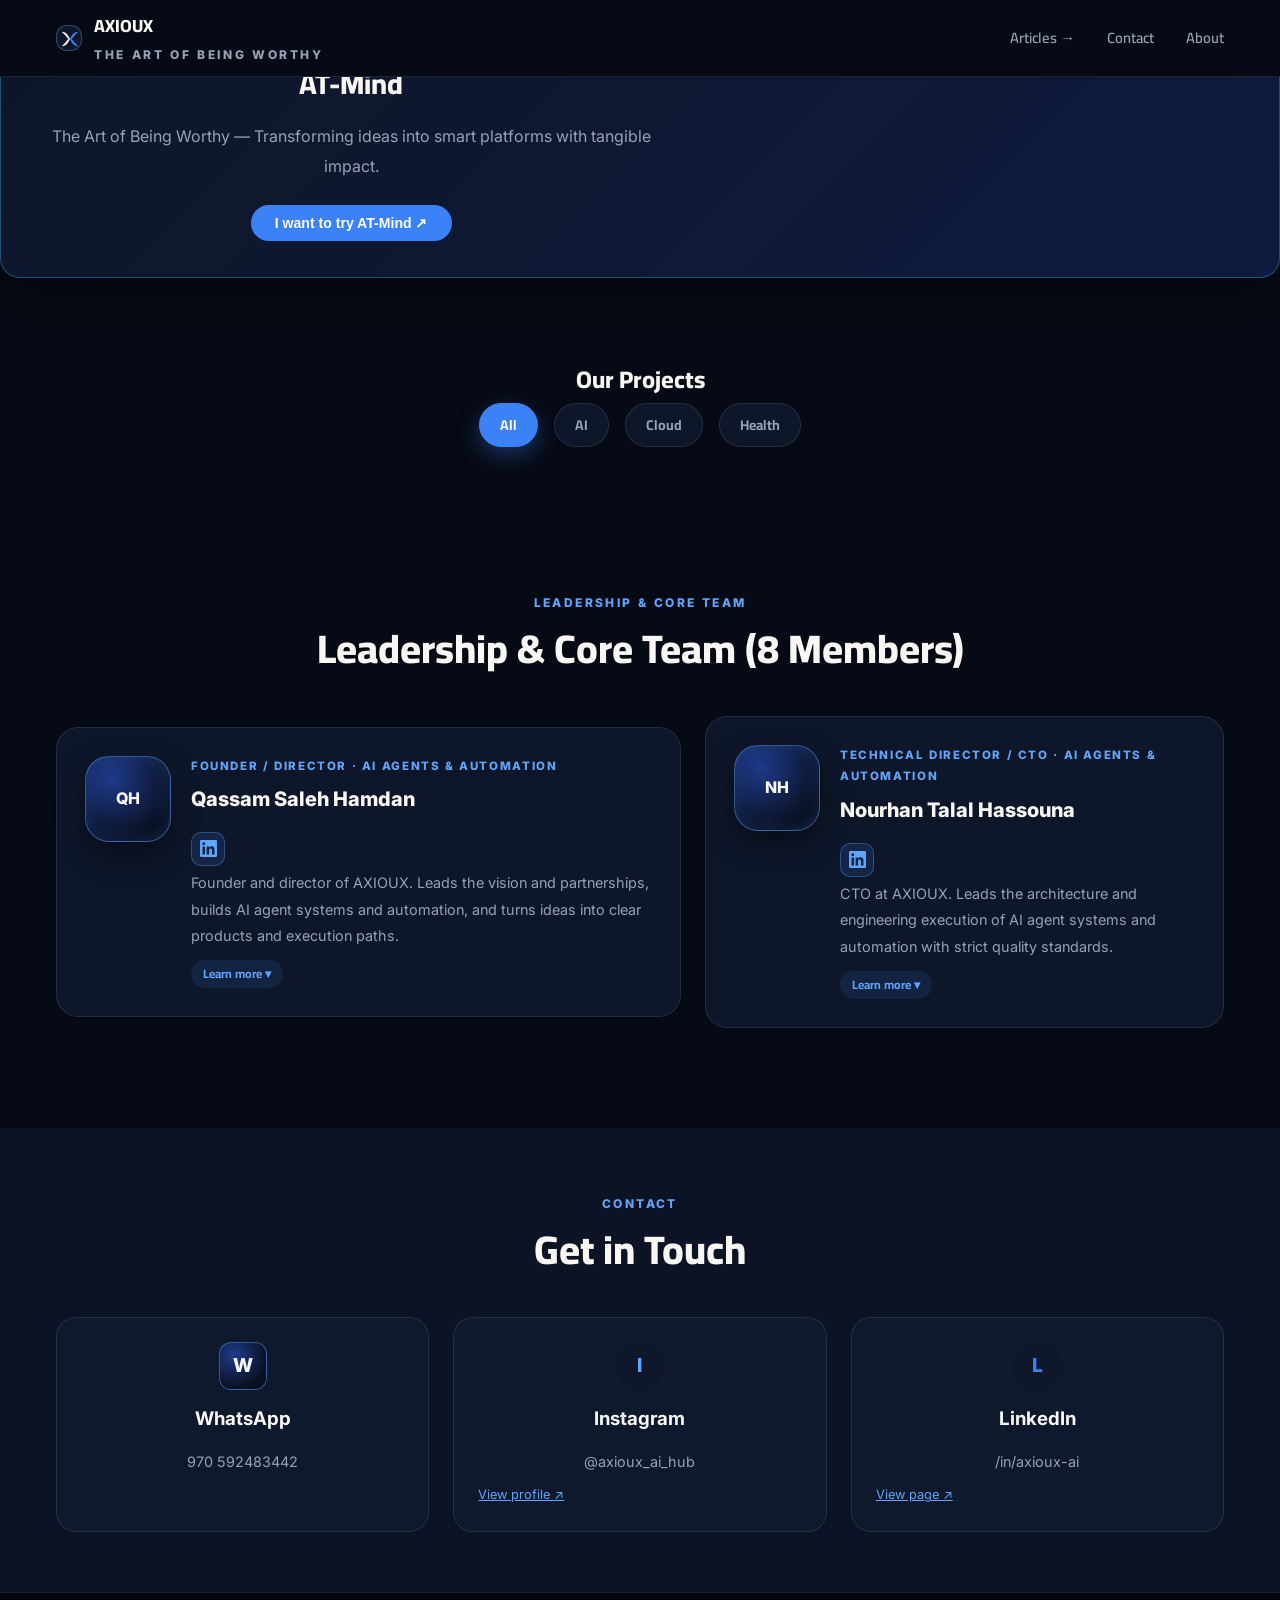
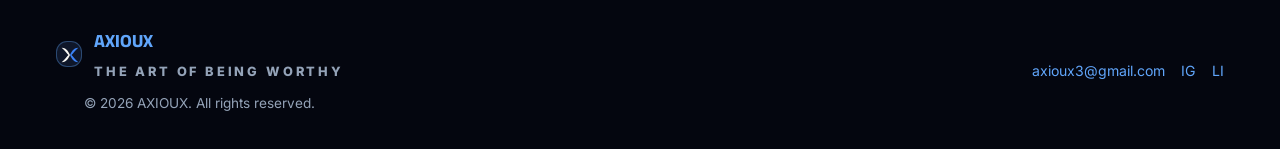
<file: en/index.html>
<!DOCTYPE html>
<html lang="en" dir="ltr">
<head>
<meta charset="UTF-8">
<title>AXIOUX — The Art of Being Worthy</title>
<meta name="viewport" content="width=device-width, initial-scale=1.0">
<meta name="description" content="AXIOUX — Transforming technical ideas into smart platforms and tangible impact. A community of engineers building AI-powered platforms and publishing technical knowledge.">
<meta property="og:title" content="AXIOUX — The Art of Being Worthy">
<meta property="og:site_name" content="AXIOUX">
<meta property="og:type" content="website">
<link rel="canonical" href="https://axioux.github.io/">
<link rel="alternate" hreflang="ar" href="https://axioux.github.io/">
<link rel="preconnect" href="https://fonts.googleapis.com">
<link rel="preconnect" href="https://fonts.gstatic.com" crossorigin>
<link href="https://fonts.googleapis.com/css2?family=Cairo:wght@600;800&family=IBM+Plex+Sans+Arabic:wght@400;600&family=Inter:wght@400;600&display=swap" rel="stylesheet">
<link rel="stylesheet" href="../styles.css?v=10">
<link rel="alternate" hreflang="ar" href="https://axioux.github.io/">
</head>
<body>
<header class="site-header">
  <div class="container nav-inner">
    <a href="../index.html" class="brand-link">
      <div class="brand-emblem-mini" aria-hidden="true">
        <svg width="26" height="26" viewBox="0 0 100 100" fill="none">
          <path d="M18 22 C38 22, 46 42, 50 50 C46 58, 38 78, 18 78 C32 66, 38 56, 44 50 C38 44, 32 34, 18 22 Z" fill="#F8F7F3"/>
          <path d="M82 22 C62 22, 54 42, 50 50 C54 58, 62 78, 82 78 C68 66, 62 56, 56 50 C62 44, 68 34, 82 22 Z" fill="#3B82F6"/>
        </svg>
      </div>
      <div class="brand-text">
        <span class="brand-name">AXIOUX</span>
        <span class="brand-sub">THE ART OF BEING WORTHY</span>
      </div>
    </a>
    <nav class="nav-links">
      <a href="../index.html#articles" class="nav-link">Articles →</a>
      <a href="../index.html#contact" class="nav-link">Contact</a>
      <a href="about.html" class="nav-link">About</a>
    </nav>
  </div>
</header>

<main>
  <section class="early-access-band">
    <div class="container">
      <div style="text-align: center; max-width: 600px; margin: 0 auto;">
        <h2 style="font-family: var(--arabic-head); font-size: 1.8rem; color: var(--text-main); margin-bottom: 12px;">AT-Mind</h2>
        <p style="font-size: 1rem; color: var(--text-muted); margin-bottom: 24px;">The Art of Being Worthy — Transforming ideas into smart platforms with tangible impact.</p>
        <button style="background: var(--blue); color: white; border: none; padding: 10px 24px; border-radius: 100px; font-weight: 700; font-size: 0.88rem; cursor: pointer;" onclick="window.location.href='https://api.web3forms.com/submit?access_key=09f1c054-94d6-4346-b026-1c21bd6de47d&subject=AT-Mind Interest'">I want to try AT-Mind ↗</button>
      </div>
    </div>
  </section>

  <section id="projects" style="padding: 60px 0 40px;">
    <div class="container">
      <div style="text-align: center; max-width: 800px; margin: 0 auto;">
        <h2 style="font-family: var(--arabic-head); font-size: 1.5rem; color: var(--text-main); margin-bottom 32px;">Our Projects</h2>
        <div style="display: flex; gap: 16px; justify-content: center; flex-wrap: wrap;">
          <button class="filter-btn active" data-filter="all">All</button>
          <button class="filter-btn" data-filter="ai">AI</button>
          <button class="filter-btn" data-filter="cloud">Cloud</button>
          <button class="filter-btn" data-filter="health">Health</button>
        </div>
        <div id="projectsGrid" style="display: grid; grid-template-columns: 1fr; gap: 24px; margin-top: 40px;">
          <!-- Project cards would be rendered by JS -->
        </div>
      </div>
    </div>
  </section>

  <section id="team" style="padding: 60px 0;">
    <div class="container">
      <div class="section-header" style="text-align: center; margin-bottom: 40px;">
        <span class="eyebrow">LEADERSHIP & CORE TEAM</span>
        <h2>Leadership & Core Team (8 Members)</h2>
      </div>
      <div class="leadership-row" style="display: flex; gap: 24px; margin-bottom: 40px; align-items: center; justify-content: center;">
        <!-- Qassam leader card -->
        <div class="leader-card team-interactive-card" data-member-id="qassam" tabindex="0" role="button" aria-expanded="false">
          <div class="leader-avatar" data-avatar-box="qassam">QH</div>
          <div class="member-main-wrap" style="flex:1;">
            <span class="leader-role">FOUNDER / DIRECTOR · AI AGENTS & AUTOMATION</span>
            <h3>Qassam Saleh Hamdan</h3>
            <a class="member-linkedin" href="https://www.linkedin.com/in/qassam-hamdan-ai/" target="_blank" rel="noopener noreferrer" aria-label="LinkedIn — Qassam Saleh Hamdan">
              <svg viewBox="0 0 24 24" aria-hidden="true" focusable="false"><path d="M20.447 20.452h-3.554v-5.569c0-1.328-.027-3.037-1.852-3.037-1.853 0-2.136 1.445-2.136 2.939v5.667H9.351V9h3.414v1.561h.046c.477-.9 1.637-1.85 3.37-1.85 3.601 0 4.267 2.37 4.267 5.455v6.286zM5.337 7.433c-1.144 0-2.063-.926-2.063-2.065 0-1.138.92-2.063 2.063-2.063 1.14 0 2.064.925 2.064 2.063 0 1.139-.925 2.065-2.064 2.065zm1.782 13.019H3.555V9h3.564v11.452zM22.225 0H1.771C.792 0 0 .774 0 1.729v20.542C0 23.227.792 24 1.771 24h20.451C23.2 24 24 23.227 24 22.271V1.729C24 .774 23.2 0 22.225 0z"/></svg>
            </a>
            <p data-i18n="leader_qassam_bio">Founder and director of AXIOUX. Leads the vision and partnerships, builds AI agent systems and automation, and turns ideas into clear products and execution paths.</p>
            <span class="member-click-hint" data-i18n="member_view_btn">Learn more ▾</span>
            <div class="member-inline-drawer" data-member-drawer="qassam"></div>
          </div>
        </div>
        <!-- Nourhan leader card -->
        <div class="leader-card team-interactive-card" data-member-id="nourhan" tabindex="0" role="button" aria-expanded="false">
          <div class="leader-avatar" data-avatar-box="nourhan">NH</div>
          <div class="member-main-wrap" style="flex:1;">
            <span class="leader-role">TECHNICAL DIRECTOR / CTO · AI AGENTS & AUTOMATION</span>
            <h3>Nourhan Talal Hassouna</h3>
            <a class="member-linkedin" href="https://www.linkedin.com/in/nourhan-hassouna-aa11463ab" target="_blank" rel="noopener noreferrer" aria-label="LinkedIn — Nourhan Talal Hassouna">
              <svg viewBox="0 0 24 24" aria-hidden="true" focusable="false"><path d="M20.447 20.452h-3.554v-5.569c0-1.328-.027-3.037-1.852-3.037-1.853 0-2.136 1.445-2.136 2.939v5.667H9.351V9h3.414v1.561h.046c.477-.9 1.637-1.85 3.37-1.85 3.601 0 4.267 2.37 4.267 5.455v6.286zM5.337 7.433c-1.144 0-2.063-.926-2.063-2.065 0-1.138.92-2.063 2.063-2.063 1.14 0 2.064.925 2.064 2.063 0 1.139-.925 2.065-2.064 2.065zm1.782 13.019H3.555V9h3.564v11.452zM22.225 0H1.771C.792 0 0 .774 0 1.729v20.542C0 23.227.792 24 1.771 24h20.451C23.2 24 24 23.227 24 22.271V1.729C24 .774 23.2 0 22.225 0z"/></svg>
            </a>
            <p data-i18n="leader_nourhan_bio">CTO at AXIOUX. Leads the architecture and engineering execution of AI agent systems and automation with strict quality standards.</p>
            <span class="member-click-hint" data-i18n="member_view_btn">Learn more ▾</span>
            <div class="member-inline-drawer" data-member-drawer="nourhan"></div>
          </div>
        </div>
      </div>
      <div class="core-team-grid" id="coreTeamGrid" style="display: grid; grid-template-columns: repeat(4, 1fr); gap: 18px;">
        <!-- Team members would be rendered by JS -->
      </div>
    </div>
  </section>

  <section id="contact" style="padding: 60px 0; background: var(--bg-surface);">
    <div class="container">
      <div class="section-header" style="text-align: center; margin-bottom: 40px;">
        <span class="eyebrow">CONTACT</span>
        <h2>Get in Touch</h2>
      </div>
      <div class="contact-grid" style="display: grid; grid-template-columns: repeat(auto-fit, minmax(200px, 1fr)); gap: 24px; margin-top: 40px;">
        <div style="background: var(--bg-card); padding: 24px; border-radius: 20px; backdrop-filter: blur(14px); border: 1px solid var(--border-subtle);">
          <div style="width: 48px; height: 48px; background: radial-gradient(circle at 30% 25%, #1E3A8A 0%, #090F1E 75%); border: 1.5px solid rgba(96, 165, 250, 0.48); border-radius: 12px; display: flex; align-items: center; justify-content: center; margin: 0 auto 12px; color: #F8F7F3; font-weight: 800; font-size: 1.2rem;">W</div>
          <h3 style="text-align: center; color: var(--text-main); margin-bottom: 12px;">WhatsApp</h3>
          <p style="text-align: center; color: var(--text-muted); font-size: 0.9rem;">970 592483442</p>
        </div>
        <div style="background: var(--bg-card); padding: 24px; border-radius: 20px; backdrop-filter: blur(14px); border: 1px solid var(--border-subtle);">
          <div style="width: 48px; height: 48px; background: #0F172A; border-radius: 50%; display: flex; align-items: center; justify-content: center; margin: 0 auto 12px; color: #60A5FA; font-weight: 800; font-size: 1.2rem;">I</div>
          <h3 style="text-align: center; color: var(--text-main); margin-bottom: 12px;">Instagram</h3>
          <p style="text-align: center; color: var(--text-muted); font-size: 0.9rem;">@axioux_ai_hub</p>
          <a href="https://www.instagram.com/axioux_ai_hub?hvrq=MTJtaXQwcmM0NjlhYg==" target="_blank" style="display: block; margin-top: 8px; color: var(--blue-light); font-size: 0.8rem; text-decoration: underline;">View profile ↗</a>
        </div>
        <div style="background: var(--bg-card); padding: 24px; border-radius: 20px; backdrop-filter: blur(14px); border: 1px solid var(--border-subtle);">
          <div style="width: 48px; height: 48px; background: #0F172A; border-radius: 50%; display: flex; align-items: center; justify-content: center; margin: 0 auto 12px; color: #3B82F6; font-weight: 800; font-size: 1.2rem;">L</div>
          <h3 style="text-align: center; color: var(--text-main); margin-bottom: 12px;">LinkedIn</h3>
          <p style="text-align: center; color: var(--text-muted); font-size: 0.9rem;">/in/axioux-ai</p>
          <a href="https://www.linkedin.com/in/axioux-ai" target="_blank" style="display: block; margin-top: 8px; color: var(--blue-light); font-size: 0.8rem; text-decoration: underline;">View page ↗</a>
        </div>
      </div>
    </div>
  </section>
</main>

<footer class="site-footer" style="padding: 32px 0; border-top: 1px solid var(--border-subtle);">
  <div class="container" style="display: flex; justify-content: space-between; align-items: center; flex-wrap: wrap; gap: 24px;">
    <div style="text-align: center;">
      <a href="../index.html" class="brand-link">
        <div class="brand-emblem-mini" aria-hidden="true">
          <svg width="26" height="26" viewBox="0 0 100 100" fill="none">
            <path d="M18 22 C38 22, 46 42, 50 50 C46 58, 38 78, 18 78 C32 66, 38 56, 44 50 C38 44, 32 34, 18 22 Z" fill="#F8F7F3"/>
            <path d="M82 22 C62 22, 54 42, 50 50 C54 58, 62 78, 82 78 C68 66, 62 56, 56 50 C62 44, 68 34, 82 22 Z" fill="#3B82F6"/>
          </svg>
        </div>
        <div class="brand-text">
          <span class="brand-name">AXIOUX</span>
          <span class="brand-sub">THE ART OF BEING WORTHY</span>
        </div>
      </a>
      <p style="font-size: 0.85rem; color: var(--text-muted); margin-top: 8px;">© 2026 AXIOUX. All rights reserved.</p>
    </div>
    <div style="display: flex; gap: 16px; align-items: center; flex-wrap: wrap;">
      <a href="mailto:axioux3@gmail.com" style="color: var(--blue-light); font-size: 0.88rem; text-decoration: none;">axioux3@gmail.com</a>
      <a href="https://www.instagram.com/axioux_ai_hub?hvrq=MTJtaXQwcmM0NjlhYg==" target="_blank" style="color: var(--blue-light); font-size: 0.88rem; text-decoration: none;">IG</a>
      <a href="https://www.linkedin.com/in/axioux-ai" target="_blank" style="color: var(--blue-light); font-size: 0.88rem; text-decoration: none;">LI</a>
    </div>
  </div>
</footer>

<script src="../app.js?v=10"></script>
</body>
</html>
</file>
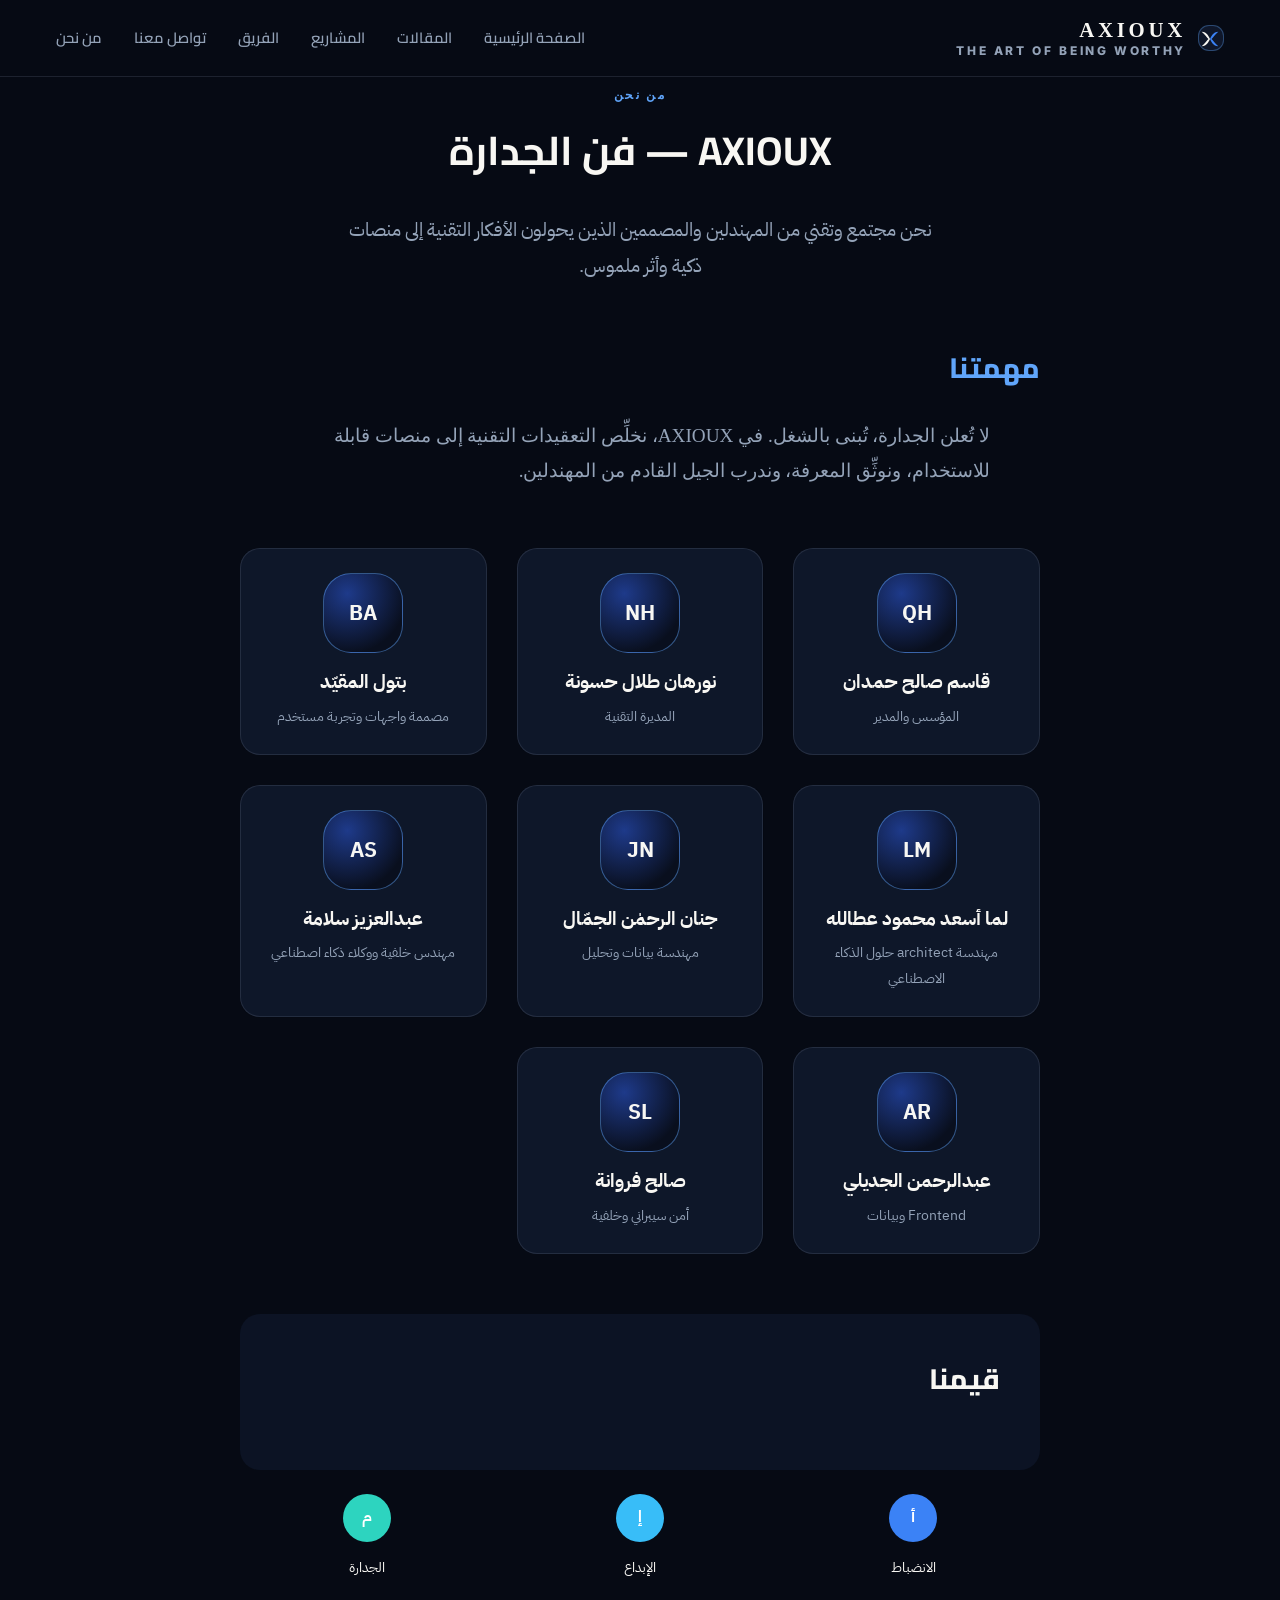
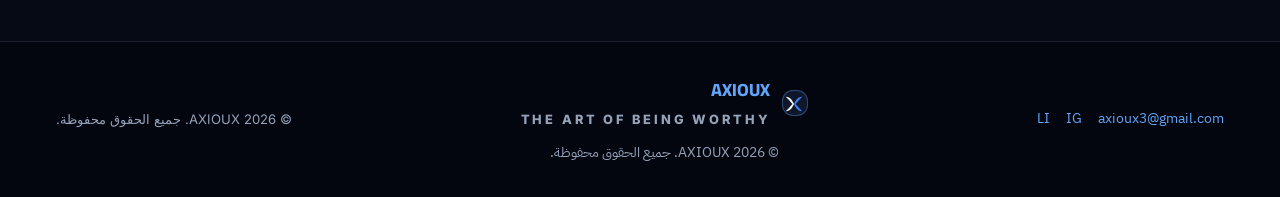
<file: about.html>
<!DOCTYPE html>
<html lang="ar" dir="rtl">
<head>
<meta charset="UTF-8">
<title>من نحن — AXIOUX</title>
<meta name="viewport" content="width=device-width, initial-scale=1.0">
<meta name="description" content="تعرف على فريق AXIOUX ومهمتنا في بناء منصات الذكاء الاصطناعي والأنظمة السحابية">
<meta property="og:title" content="من نحن — AXIOUX">
<meta property="og:site_name" content="AXIOUX">
<meta property="og:type" content="website">
<meta property="og:description" content="فريق من المهندلين والمصممين يبني منصات الذكاء الاصطناعي والأنظمة السحابية ويعمل على توثيق المعرفة الهندسية">
<link rel="canonical" href="https://axioux.github.io/">
<link rel="alternate" hreflang="en" href="https://axioux.github.io/en/">
<link rel="preconnect" href="https://fonts.googleapis.com">
<link rel="preconnect" href="https://fonts.gstatic.com" crossorigin>
<link href="https://fonts.googleapis.com/css2?family=Cairo:wght@600;700;800&family=IBM+Plex+Sans+Arabic:wght@400;600;700&family=Inter:wght@400;600;700&display=swap" rel="stylesheet">
<link rel="stylesheet" href="styles.css?v=10">
</head>
<body>

<!-- ================= HEADER ================= -->
<header class="site-header">
  <div class="container nav-inner">
    <a href="#top" class="brand-link">
      <div class="brand-emblem-mini" aria-hidden="true">
        <svg width="26" height="26" viewBox="0 0 100 100" fill="none">
          <path d="M18 22 C38 22, 46 42, 50 50 C46 58, 38 78, 18 78 C32 66, 38 56, 44 50 C38 44, 32 34, 18 22 Z" fill="#F8F7F3"/>
          <path d="M82 22 C62 22, 54 42, 50 50 C54 58, 62 78, 82 78 C68 66, 62 56, 56 50 C62 44, 68 34, 82 22 Z" fill="#3B82F6"/>
        </svg>
      </div>
      <div class="brand-text-wrap">
        <span class="brand-wordmark">AXIOUX</span>
        <span class="brand-sub">THE ART OF BEING WORTHY</span>
      </div>
    </a>

    <nav class="nav-links" id="mainNav">
      <a href="#top" class="nav-link">الصفحة الرئيسية</a>
      <a href="index.html#articles" class="nav-link">المقالات</a>
      <a href="index.html#projects" class="nav-link">المشاريع</a>
      <a href="index.html#team" class="nav-link">الفريق</a>
      <a href="index.html#contact" class="nav-link">تواصل معنا</a>
      <a href="about.html" class="nav-link active">من نحن</a>
    </nav>
  </div>
</header>

<!-- ================= ABOUT SECTION ================= -->
<section class="about-section" style="padding: 80px 0 60px;">
  <div class="container">
    <div style="max-width: 800px; margin: 0 auto;">
      <div style="text-align: center; margin-bottom: 60px;">
        <span class="eyebrow" style="color: var(--blue-light);">من نحن</span>
        <h1 style="font-family: var(--arabic-head); font-size: 2.5rem; color: var(--text-main); margin-bottom: 24px;">AXIOUX — فن الجدارة</h1>
        <p style="font-size: 1.2rem; color: var(--text-muted); max-width: 600px; margin: 0 auto 40px;">نحن مجتمع وتقني من المهندلين والمصممين الذين يحولون الأفكار التقنية إلى منصات ذكية وأثر ملموس.</p>
      </div>

      <!-- Mission -->
      <div style="margin-bottom: 60px;">
        <h2 style="font-family: var(--arabic-head); font-size: 1.75rem; color: var(--blue-light); margin-bottom: 24px;">مهمتنا</h2>
        <blockquote style="font-family: var(--serif); font-size: 1.2rem; color: var(--text-muted); line-height: 1.8; direction: rtl; margin: 0 auto; max-width: 700px;">
          <p>لا تُعلن الجدارة، تُبنى بالشغل. في AXIOUX، نخلِّص التعقيدات التقنية إلى منصات قابلة للاستخدام، ونوثِّق المعرفة، وندرب الجيل القادم من المهندلين.</p>
        </blockquote>
      </div>

      <!-- Team Overview -->
      <div style="display: grid; grid-template-columns: repeat(auto-fit, minmax(200px, 1fr)); gap: 30px; margin-bottom: 60px;">
        <!-- Team member cards -->
        <div style="background: var(--bg-card); padding: 24px; border-radius: 20px; backdrop-filter: blur(14px); border: 1px solid var(--border-subtle); text-align: center;">
          <div style="width: 80px; height: 80px; background: radial-gradient(circle at 30% 25%, #1E3A8A 0%, #090F1E 75%); border: 1.5px solid rgba(96, 165, 250, 0.48); border-radius: 28px; margin: 0 auto 12px; display: flex; align-items: center; justify-content: center; font-weight: 800; font-size: 1.3rem;">QH</div>
          <h3 style="color: var(--text-main); margin: 8px 0 4px;">قاسم صالح حمدان</h3>
          <p style="color: var(--text-muted); font-size: 0.88rem;">المؤسس والمدير</p>
        </div>
        <div style="background: var(--bg-card); padding: 24px; border-radius: 20px; backdrop-filter: blur(14px); border: 1px solid var(--border-subtle); text-align: center;">
          <div style="width: 80px; height: 80px; background: radial-gradient(circle at 30% 25%, #1E3A8A 0%, #090F1E 75%); border: 1.5px solid rgba(96, 165, 250, 0.48); border-radius: 28px; margin: 0 auto 12px; display: flex; align-items: center; justify-content: center; font-weight: 800; font-size: 1.3rem;">NH</div>
          <h3 style="color: var(--text-main); margin: 8px 0 4px;">نورهان طلال حسونة</h3>
          <p style="color: var(--text-muted); font-size: 0.88rem;">المديرة التقنية</p>
        </div>
        <div style="background: var(--bg-card); padding: 24px; border-radius: 20px; backdrop-filter: blur(14px); border: 1px solid var(--border-subtle); text-align: center;">
          <div style="width: 80px; height: 80px; background: radial-gradient(circle at 30% 25%, #1E3A8A 0%, #090F1E 75%); border: 1.5px solid rgba(96, 165, 250, 0.48); border-radius: 28px; margin: 0 auto 12px; display: flex; align-items: center; justify-content: center; font-weight: 800; font-size: 1.3rem;">BA</div>
          <h3 style="color: var(--text-main); margin: 8px 0 4px;">بتول المقيّد</h3>
          <p style="color: var(--text-muted); font-size: 0.88rem;">مصممة واجهات وتجربة مستخدم</p>
        </div>
        <div style="background: var(--bg-card); padding: 24px; border-radius: 20px; backdrop-filter: blur(14px); border: 1px solid var(--border-subtle); text-align: center;">
          <div style="width: 80px; height: 80px; background: radial-gradient(circle at 30% 25%, #1E3A8A 0%, #090F1E 75%); border: 1.5px solid rgba(96, 165, 250, 0.48); border-radius: 28px; margin: 0 auto 12px; display: flex; align-items: center; justify-content: center; font-weight: 800; font-size: 1.3rem;">LM</div>
          <h3 style="color: var(--text-main); margin: 8px 0 4px;">لما أسعد محمود عطالله</h3>
          <p style="color: var(--text-muted); font-size: 0.88rem;">مهندسة architect حلول الذكاء الاصطناعي</p>
        </div>
        <div style="background: var(--bg-card); padding: 24px; border-radius: 20px; backdrop-filter: blur(14px); border: 1px solid var(--border-subtle); text-align: center;">
          <div style="width: 80px; height: 80px; background: radial-gradient(circle at 30% 25%, #1E3A8A 0%, #090F1E 75%); border: 1.5px solid rgba(96, 165, 250, 0.48); border-radius: 28px; margin: 0 auto 12px; display: flex; align-items: center; justify-content: center; font-weight: 800; font-size: 1.3rem;">JN</div>
          <h3 style="color: var(--text-main); margin: 8px 0 4px;">جنان الرحمٰن الجمّال</h3>
          <p style="color: var(--text-muted); font-size: 0.88rem;">مهندسة بيانات وتحليل</p>
        </div>
        <div style="background: var(--bg-card); padding: 24px; border-radius: 20px; backdrop-filter: blur(14px); border: 1px solid var(--border-subtle); text-align: center;">
          <div style="width: 80px; height: 80px; background: radial-gradient(circle at 30% 25%, #1E3A8A 0%, #090F1E 75%); border: 1.5px solid rgba(96, 165, 250, 0.48); border-radius: 28px; margin: 0 auto 12px; display: flex; align-items: center; justify-content: center; font-weight: 800; font-size: 1.3rem;">AS</div>
          <h3 style="color: var(--text-main); margin: 8px 0 4px;">عبدالعزيز سلامة</h3>
          <p style="color: var(--text-muted); font-size: 0.88rem;">مهندس خلفية ووكلاء ذكاء اصطناعي</p>
        </div>
        <div style="background: var(--bg-card); padding: 24px; border-radius: 20px; backdrop-filter: blur(14px); border: 1px solid var(--border-subtle); text-align: center;">
          <div style="width: 80px; height: 80px; background: radial-gradient(circle at 30% 25%, #1E3A8A 0%, #090F1E 75%); border: 1.5px solid rgba(96, 165, 250, 0.48); border-radius: 28px; margin: 0 auto 12px; display: flex; align-items: center; justify-content: center; font-weight: 800; font-size: 1.3rem;">AR</div>
          <h3 style="color: var(--text-main); margin: 8px 0 4px;">عبدالرحمن الجديلي</h3>
          <p style="color: var(--text-muted); font-size: 0.88rem;">Frontend وبيانات</p>
        </div>
        <div style="background: var(--bg-card); padding: 24px; border-radius: 20px; backdrop-filter: blur(14px); border: 1px solid var(--border-subtle); text-align: center;">
          <div style="width: 80px; height: 80px; background: radial-gradient(circle at 30% 25%, #1E3A8A 0%, #090F1E 75%); border: 1.5px solid rgba(96, 165, 250, 0.48); border-radius: 28px; margin: 0 auto 12px; display: flex; align-items: center; justify-content: center; font-weight: 800; font-size: 1.3rem;">SL</div>
          <h3 style="color: var(--text-main); margin: 8px 0 4px;">صالح فروانة</h3>
          <p style="color: var(--text-muted); font-size: 0.88rem;">أمن سيبراني وخلفية</p>
        </div>
      </div>

      <!-- Values -->
      <div style="background: var(--bg-surface); padding: 40px; border-radius: 20px; margin-top: 60px;">
        <h2 style="font-family: var(--arabic-head); font-size: 1.75rem; color: var(--text-main); margin-bottom: 24px;">قيمنا</div>
        <div style="display: grid; grid-template-columns: repeat(3, 1fr); gap: 20px; margin-top: 24px;">
          <div style="text-align: center;">
            <div style="width: 48px; height: 48px; background: var(--blue); border-radius: 50%; margin: 0 auto 12px; display: flex; align-items: center; justify-content: center; color: white; font-weight: 800;">أ</div>
            <p style="color: var(--text-main); font-size: 0.9rem; margin: 0;">الانضباط</p>
          </div>
          <div style="text-align: center;">
            <div style="width: 48px; height: 48px; background: var(--cyan); border-radius: 50%; margin: 0 auto 12px; display: flex; align-items: center; justify-content: center; color: white; font-weight: 800;">إ</div>
            <p style="color: var(--text-main); font-size: 0.9rem; margin: 0;">الإبداع</p>
          </div>
          <div style="text-align: center;">
            <div style="width: 48px; height: 48px; background: var(--teal); border-radius: 50%; margin: 0 auto 12px; display: flex; align-items: center; justify-content: center; color: white; font-weight: 800;">م</div>
            <p style="color: var(--text-main); font-size: 0.9rem; margin: 0;">الجدارة</p>
          </div>
        </div>
      </div>
    </div>
  </div>
</section>

<!-- ================= FOOTER ================= -->
<footer class="site-footer">
  <div class="container">
    <div style="text-align: center; order: 2;">
      <a href="index.html" class="brand-link">
        <div class="brand-emblem-mini" aria-hidden="true">
          <svg width="26" height="26" viewBox="0 0 100 100" fill="none">
            <path d="M18 22 C38 22, 46 42, 50 50 C46 58, 38 78, 18 78 C32 66, 38 56, 44 50 C38 44, 32 34, 18 22 Z" fill="#F8F7F3"/>
            <path d="M82 22 C62 22, 54 42, 50 50 C54 58, 62 78, 82 78 C68 66, 62 56, 56 50 C62 44, 68 34, 82 22 Z" fill="#3B82F6"/>
          </svg>
        </div>
        <div class="brand-text">
          <span class="brand-name">AXIOUX</span>
          <span class="brand-sub">THE ART OF BEING WORTHY</span>
        </div>
      </a>
      <p style="font-size: 0.85rem; color: var(--text-muted); margin-top: 8px;">© 2026 AXIOUX. جميع الحقوق محفوظة.</p>
    </div>
    <div style="order: 1; display: flex; gap: 16px; align-items: center; justify-content: center; flex-wrap: wrap;">
      <a href="mailto:axioux3@gmail.com" style="color: var(--blue-light); font-size: 0.88rem; text-decoration: none;">axioux3@gmail.com</a>
      <a href="https://www.instagram.com/axioux_ai_hub?hvrq=MTJtaXQwcmM0NjlhYg==" target="_blank" style="color: var(--blue-light); font-size: 0.88rem; text-decoration: none;">IG</a>
      <a href="https://www.linkedin.com/in/axioux-ai" target="_blank" style="color: var(--blue-light); font-size: 0.88rem; text-decoration: none;">LI</a>
    </div>
    <div style="order: 3; font-family: var(--latin); font-size: 0.82rem; color: var(--text-muted);">
      © 2026 AXIOUX. جميع الحقوق محفوظة.
    </div>
  </div>
</footer>

<script src="app.js?v=10"></script>
</body>
</html>
</file>
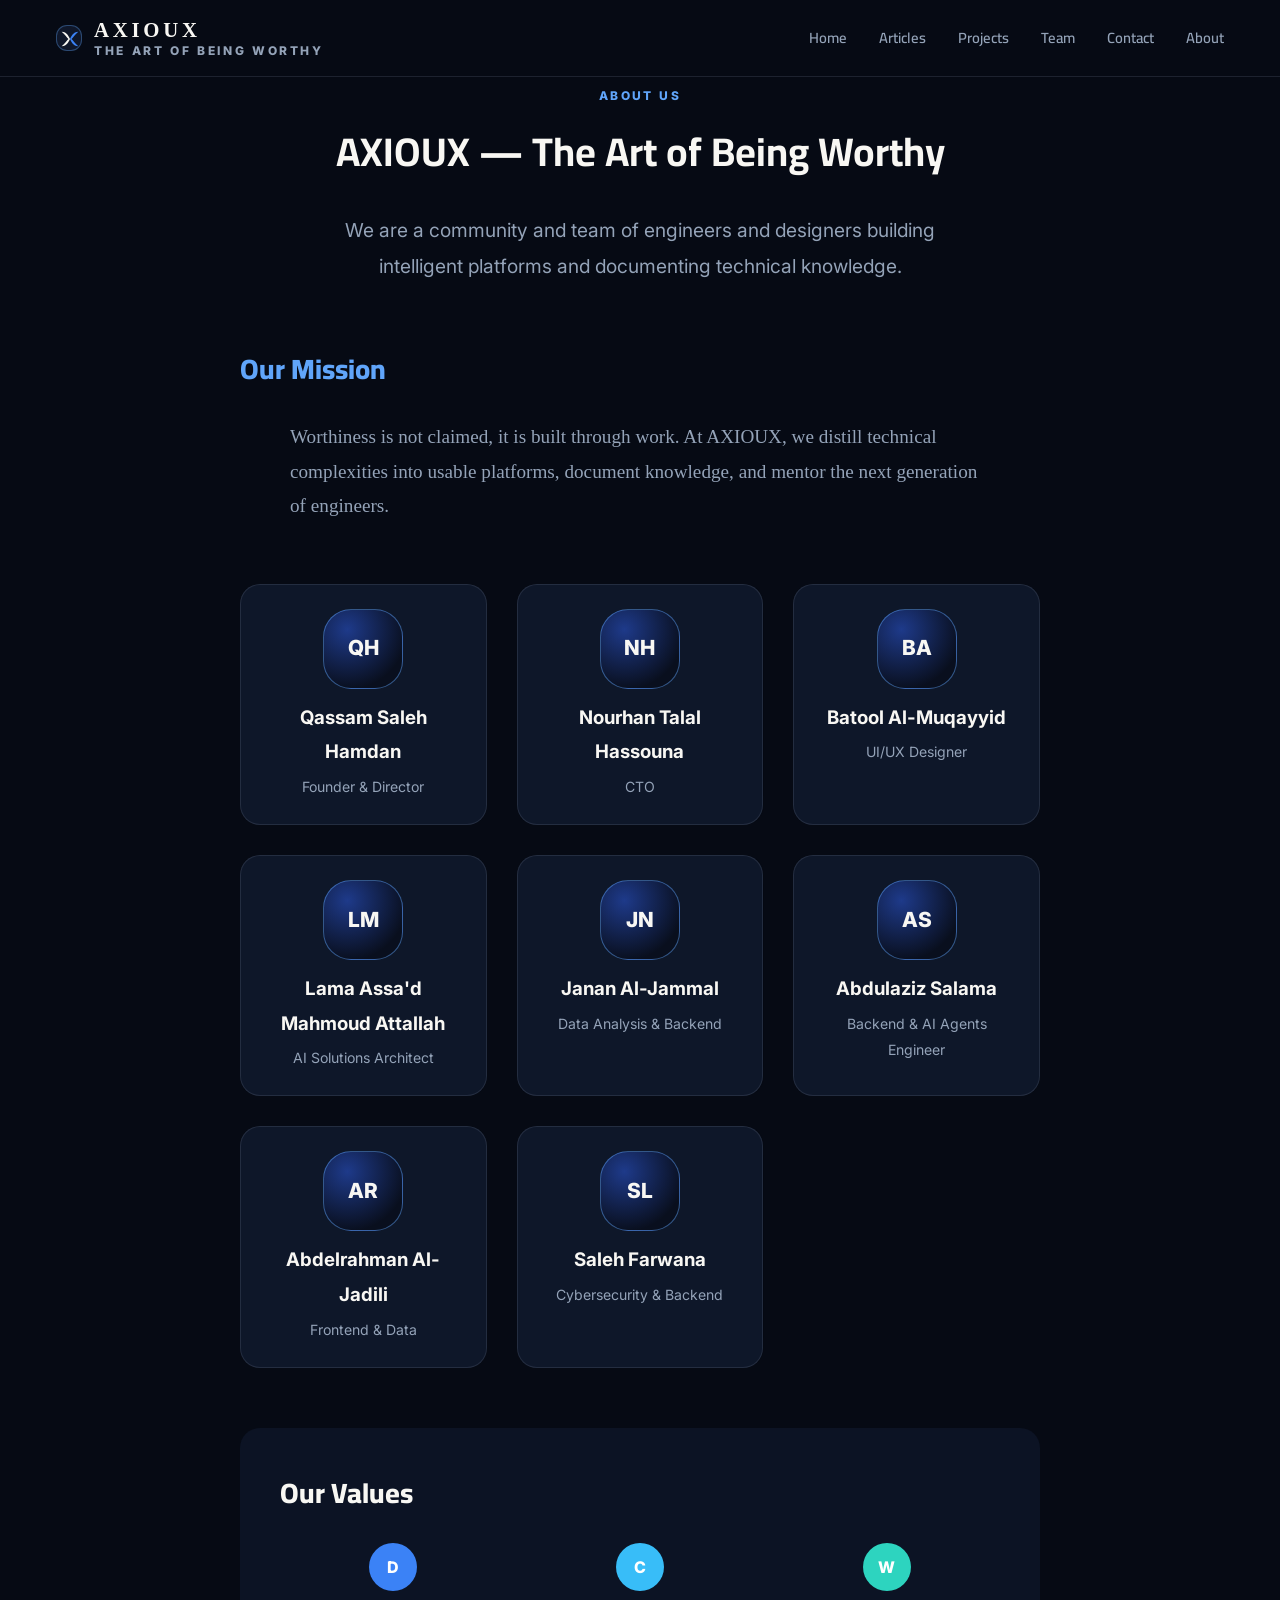
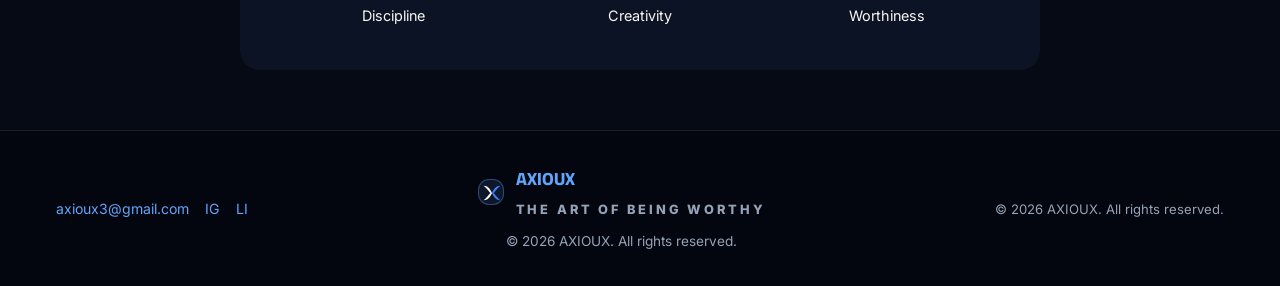
<file: en/about.html>
<!DOCTYPE html>
<html lang="en" dir="ltr">
<head>
<meta charset="UTF-8">
<title>About — AXIOUX</title>
<meta name="viewport" content="width=device-width, initial-scale=1.0">
<meta name="description" content="Learn about the AXIOUX team and our mission to build AI platforms and cloud systems">
<meta property="og:title" content="About — AXIOUX">
<meta property="og:site_name" content="AXIOUX">
<meta property="og:type" content="website">
<meta property="og:description" content="A team of engineers and designers building AI platforms, cloud systems, and documenting technical education">
<link rel="canonical" href="https://axioux.github.io/en/">
<link rel="alternate" hreflang="ar" href="https://axioux.github.io/">
<link rel="preconnect" href="https://fonts.googleapis.com">
<link rel="preconnect" href="https://fonts.gstatic.com" crossorigin>
<link href="https://fonts.googleapis.com/css2?family=Cairo:wght@600;700;800&family=IBM+Plex+Sans+Arabic:wght@400;600;700&family=Inter:wght@400;600;700&display=swap" rel="stylesheet">
<link rel="stylesheet" href="../styles.css?v=10">
</head>
<body>

<!-- ================= HEADER ================= -->
<header class="site-header">
  <div class="container nav-inner">
    <a href="#top" class="brand-link">
      <div class="brand-emblem-mini" aria-hidden="true">
        <svg width="26" height="26" viewBox="0 0 100 100" fill="none">
          <path d="M18 22 C38 22, 46 42, 50 50 C46 58, 38 78, 18 78 C32 66, 38 56, 44 50 C38 44, 32 34, 18 22 Z" fill="#F8F7F3"/>
          <path d="M82 22 C62 22, 54 42, 50 50 C54 58, 62 78, 82 78 C68 66, 62 56, 56 50 C62 44, 68 34, 82 22 Z" fill="#3B82F6"/>
        </svg>
      </div>
      <div class="brand-text-wrap">
        <span class="brand-wordmark">AXIOUX</span>
        <span class="brand-sub">THE ART OF BEING WORTHY</span>
      </div>
    </a>

    <nav class="nav-links" id="mainNav">
      <a href="index.html" class="nav-link">Home</a>
      <a href="../index.html#articles" class="nav-link">Articles</a>
      <a href="../index.html#projects" class="nav-link">Projects</a>
      <a href="../index.html#team" class="nav-link">Team</a>
      <a href="../index.html#contact" class="nav-link">Contact</a>
      <a href="about.html" class="nav-link active">About</a>
    </nav>
  </div>
</header>

<!-- ================= ABOUT SECTION ================= -->
<section class="about-section" style="padding: 80px 0 60px;">
  <div class="container">
    <div style="max-width: 800px; margin: 0 auto;">
      <div style="text-align: center; margin-bottom: 60px;">
        <span class="eyebrow" style="color: var(--blue-light);">About Us</span>
        <h1 style="font-family: var(--arabic-head); font-size: 2.5rem; color: var(--text-main); margin-bottom: 24px;">AXIOUX — The Art of Being Worthy</h1>
        <p style="font-size: 1.2rem; color: var(--text-muted); max-width: 600px; margin: 0 auto 40px;">We are a community and team of engineers and designers building intelligent platforms and documenting technical knowledge.</p>
      </div>

      <!-- Mission -->
      <div style="margin-bottom: 60px;">
        <h2 style="font-family: var(--arabic-head); font-size: 1.75rem; color: var(--blue-light); margin-bottom: 24px;">Our Mission</h2>
        <blockquote style="font-family: var(--serif); font-size: 1.2rem; color: var(--text-muted); line-height: 1.8; direction: ltr; margin: 0 auto; max-width: 700px;">
          <p>Worthiness is not claimed, it is built through work. At AXIOUX, we distill technical complexities into usable platforms, document knowledge, and mentor the next generation of engineers.</p>
        </blockquote>
      </div>

      <!-- Team Overview -->
      <div style="display: grid; grid-template-columns: repeat(auto-fit, minmax(200px, 1fr)); gap: 30px; margin-bottom: 60px;">
        <!-- Team member cards -->
        <div style="background: var(--bg-card); padding: 24px; border-radius: 20px; backdrop-filter: blur(14px); border: 1px solid var(--border-subtle); text-align: center;">
          <div style="width: 80px; height: 80px; background: radial-gradient(circle at 30% 25%, #1E3A8A 0%, #090F1E 75%); border: 1.5px solid rgba(96, 165, 250, 0.48); border-radius: 28px; margin: 0 auto 12px; display: flex; align-items: center; justify-content: center; font-weight: 800; font-size: 1.3rem;">QH</div>
          <h3 style="color: var(--text-main); margin: 8px 0 4px;">Qassam Saleh Hamdan</h3>
          <p style="color: var(--text-muted); font-size: 0.88rem;">Founder & Director</p>
        </div>
        <div style="background: var(--bg-card); padding: 24px; border-radius: 20px; backdrop-filter: blur(14px); border: 1px solid var(--border-subtle); text-align: center;">
          <div style="width: 80px; height: 80px; background: radial-gradient(circle at 30% 25%, #1E3A8A 0%, #090F1E 75%); border: 1.5px solid rgba(96, 165, 250, 0.48); border-radius: 28px; margin: 0 auto 12px; display: flex; align-items: center; justify-content: center; font-weight: 800; font-size: 1.3rem;">NH</div>
          <h3 style="color: var(--text-main); margin: 8px 0 4px;">Nourhan Talal Hassouna</h3>
          <p style="color: var(--text-muted); font-size: 0.88rem;">CTO</p>
        </div>
        <div style="background: var(--bg-card); padding: 24px; border-radius: 20px; backdrop-filter: blur(14px); border: 1px solid var(--border-subtle); text-align: center;">
          <div style="width: 80px; height: 80px; background: radial-gradient(circle at 30% 25%, #1E3A8A 0%, #090F1E 75%); border: 1.5px solid rgba(96, 165, 250, 0.48); border-radius: 28px; margin: 0 auto 12px; display: flex; align-items: center; justify-content: center; font-weight: 800; font-size: 1.3rem;">BA</div>
          <h3 style="color: var(--text-main); margin: 8px 0 4px;">Batool Al-Muqayyid</h3>
          <p style="color: var(--text-muted); font-size: 0.88rem;">UI/UX Designer</p>
        </div>
        <div style="background: var(--bg-card); padding: 24px; border-radius: 20px; backdrop-filter: blur(14px); border: 1px solid var(--border-subtle); text-align: center;">
          <div style="width: 80px; height: 80px; background: radial-gradient(circle at 30% 25%, #1E3A8A 0%, #090F1E 75%); border: 1.5px solid rgba(96, 165, 250, 0.48); border-radius: 28px; margin: 0 auto 12px; display: flex; align-items: center; justify-content: center; font-weight: 800; font-size: 1.3rem;">LM</div>
          <h3 style="color: var(--text-main); margin: 8px 0 4px;">Lama Assa'd Mahmoud Attallah</h3>
          <p style="color: var(--text-muted); font-size: 0.88rem;">AI Solutions Architect</p>
        </div>
        <div style="background: var(--bg-card); padding: 24px; border-radius: 20px; backdrop-filter: blur(14px); border: 1px solid var(--border-subtle); text-align: center;">
          <div style="width: 80px; height: 80px; background: radial-gradient(circle at 30% 25%, #1E3A8A 0%, #090F1E 75%); border: 1.5px solid rgba(96, 165, 250, 0.48); border-radius: 28px; margin: 0 auto 12px; display: flex; align-items: center; justify-content: center; font-weight: 800; font-size: 1.3rem;">JN</div>
          <h3 style="color: var(--text-main); margin: 8px 0 4px;">Janan Al-Jammal</h3>
          <p style="color: var(--text-muted); font-size: 0.88rem;">Data Analysis & Backend</p>
        </div>
        <div style="background: var(--bg-card); padding: 24px; border-radius: 20px; backdrop-filter: blur(14px); border: 1px solid var(--border-subtle); text-align: center;">
          <div style="width: 80px; height: 80px; background: radial-gradient(circle at 30% 25%, #1E3A8A 0%, #090F1E 75%); border: 1.5px solid rgba(96, 165, 250, 0.48); border-radius: 28px; margin: 0 auto 12px; display: flex; align-items: center; justify-content: center; font-weight: 800; font-size: 1.3rem;">AS</div>
          <h3 style="color: var(--text-main); margin: 8px 0 4px;">Abdulaziz Salama</h3>
          <p style="color: var(--text-muted); font-size: 0.88rem;">Backend & AI Agents Engineer</p>
        </div>
        <div style="background: var(--bg-card); padding: 24px; border-radius: 20px; backdrop-filter: blur(14px); border: 1px solid var(--border-subtle); text-align: center;">
          <div style="width: 80px; height: 80px; background: radial-gradient(circle at 30% 25%, #1E3A8A 0%, #090F1E 75%); border: 1.5px solid rgba(96, 165, 250, 0.48); border-radius: 28px; margin: 0 auto 12px; display: flex; align-items: center; justify-content: center; font-weight: 800; font-size: 1.3rem;">AR</div>
          <h3 style="color: var(--text-main); margin: 8px 0 4px;">Abdelrahman Al-Jadili</h3>
          <p style="color: var(--text-muted); font-size: 0.88rem;">Frontend & Data</p>
        </div>
        <div style="background: var(--bg-card); padding: 24px; border-radius: 20px; backdrop-filter: blur(14px); border: 1px solid var(--border-subtle); text-align: center;">
          <div style="width: 80px; height: 80px; background: radial-gradient(circle at 30% 25%, #1E3A8A 0%, #090F1E 75%); border: 1.5px solid rgba(96, 165, 250, 0.48); border-radius: 28px; margin: 0 auto 12px; display: flex; align-items: center; justify-content: center; font-weight: 800; font-size: 1.3rem;">SL</div>
          <h3 style="color: var(--text-main); margin: 8px 0 4px;">Saleh Farwana</h3>
          <p style="color: var(--text-muted); font-size: 0.88rem;">Cybersecurity & Backend</p>
        </div>
      </div>

      <!-- Values -->
      <div style="background: var(--bg-surface); padding: 40px; border-radius: 20px; margin-top: 60px;">
        <h2 style="font-family: var(--arabic-head); font-size: 1.75rem; color: var(--text-main); margin-bottom: 24px;">Our Values</h2>
        <div style="display: grid; grid-template-columns: repeat(3, 1fr); gap: 20px; margin-top: 24px;">
          <div style="text-align: center;">
            <div style="width: 48px; height: 48px; background: var(--blue); border-radius: 50%; margin: 0 auto 12px; display: flex; align-items: center; justify-content: center; color: white; font-weight: 800;">D</div>
            <p style="color: var(--text-main); font-size: 0.9rem; margin: 0;">Discipline</p>
          </div>
          <div style="text-align: center;">
            <div style="width: 48px; height: 48px; background: var(--cyan); border-radius: 50%; margin: 0 auto 12px; display: flex; align-items: center; justify-content: center; color: white; font-weight: 800;">C</div>
            <p style="color: var(--text-main); font-size: 0.9rem; margin: 0;">Creativity</p>
          </div>
          <div style="text-align: center;">
            <div style="width: 48px; height: 48px; background: var(--teal); border-radius: 50%; margin: 0 auto 12px; display: flex; align-items: center; justify-content: center; color: white; font-weight: 800;">W</div>
            <p style="color: var(--text-main); font-size: 0.9rem; margin: 0;">Worthiness</p>
          </div>
        </div>
      </div>
    </div>
  </div>
</section>

<!-- ================= FOOTER ================= -->
<footer class="site-footer">
  <div class="container">
    <div style="text-align: center; order: 2;">
      <a href="index.html" class="brand-link">
        <div class="brand-emblem-mini" aria-hidden="true">
          <svg width="26" height="26" viewBox="0 0 100 100" fill="none">
            <path d="M18 22 C38 22, 46 42, 50 50 C46 58, 38 78, 18 78 C32 66, 38 56, 44 50 C38 44, 32 34, 18 22 Z" fill="#F8F7F3"/>
            <path d="M82 22 C62 22, 54 42, 50 50 C54 58, 62 78, 82 78 C68 66, 62 56, 56 50 C62 44, 68 34, 82 22 Z" fill="#3B82F6"/>
          </svg>
        </div>
        <div class="brand-text">
          <span class="brand-name">AXIOUX</span>
          <span class="brand-sub">THE ART OF BEING WORTHY</span>
        </div>
      </a>
      <p style="font-size: 0.85rem; color: var(--text-muted); margin-top: 8px;">© 2026 AXIOUX. All rights reserved.</p>
    </div>
    <div style="order: 1; display: flex; gap: 16px; align-items: center; justify-content: center; flex-wrap: wrap;">
      <a href="mailto:axioux3@gmail.com" style="color: var(--blue-light); font-size: 0.88rem; text-decoration: none;">axioux3@gmail.com</a>
      <a href="https://www.instagram.com/axioux_ai_hub?hvrq=MTJtaXQwcmM0NjlhYg==" target="_blank" style="color: var(--blue-light); font-size: 0.88rem; text-decoration: none;">IG</a>
      <a href="https://www.linkedin.com/in/axioux-ai" target="_blank" style="color: var(--blue-light); font-size: 0.88rem; text-decoration: none;">LI</a>
    </div>
    <div style="order: 3; font-family: var(--latin); font-size: 0.82rem; color: var(--text-muted);">
      © 2026 AXIOUX. All rights reserved.
    </div>
  </div>
</footer>

<script src="../app.js?v=10"></script>
</body>
</html>
</file>
<file: styles.css>
/* AXIOUX Complete Production Stylesheet (Restored Base + Extensions) */
:root {
    --bg-cosmic: #060A14;
    --bg-surface: rgba(15, 23, 42, 0.72);
    --bg-surface-solid: #0F172A;
    --bg-card: rgba(17, 27, 48, 0.78);
    --bg-card-hover: rgba(23, 37, 68, 0.92);
    --border-subtle: rgba(148, 163, 184, 0.16);
    --border-glow: rgba(59, 130, 246, 0.55);
    --blue: #3B82F6;
    --blue-light: #60A5FA;
    --cyan: #38BDF8;
    --teal: #2DD4BF;
    --ivory: #F8F7F3;
    --text-main: #F8F7F3;
    --text-muted: #94A3B8;
    --serif: 'Cormorant Garamond', Georgia, serif;
    --arabic-head: 'Cairo', sans-serif;
    --arabic-body: 'IBM Plex Sans Arabic', sans-serif;
    --latin: 'Inter', sans-serif;
    --radius: 20px;
  }

  body.ivory-mode {
    --bg-cosmic: #F8F7F3;
    --bg-surface: rgba(255, 255, 255, 0.85);
    --bg-surface-solid: #FFFFFF;
    --bg-card: rgba(255, 255, 255, 0.92);
    --bg-card-hover: #FFFFFF;
    --border-subtle: rgba(15, 23, 42, 0.12);
    --border-glow: rgba(37, 99, 235, 0.55);
    --text-main: #0F172A;
    --text-muted: #475569;
  }

  * {
    margin: 0;
    padding: 0;
    box-sizing: border-box;
  }

  html {
    scroll-behavior: smooth;
    max-width: 100vw;
    overflow-x: hidden;
  }

  body {
    background-color: var(--bg-cosmic);
    color: var(--text-main);
    font-family: var(--arabic-body);
    line-height: 1.85;
    max-width: 100vw;
    overflow-x: hidden;
    position: relative;
    transition: background-color 0.35s ease, color 0.35s ease;
  }

  html[lang="en"] body {
    font-family: var(--latin);
  }

  :focus-visible {
    outline: 2px solid var(--blue-light);
    outline-offset: 3px;
  }

  .skip-link {
    position: fixed;
    top: -100px;
    inset-inline-start: 16px;
    z-index: 10000;
    background: var(--blue);
    color: #FFFFFF;
    padding: 10px 18px;
    border-radius: 10px;
    font-family: var(--arabic-head);
    font-weight: 800;
    text-decoration: none;
    transition: top 0.2s ease;
  }

  .skip-link:focus {
    top: 14px;
  }

  /* ---------------- INTERACTIVE PARTICLE / STARFIELD BACKGROUND CANVAS ---------------- */
  #starParticlesCanvas {
    position: fixed;
    inset: 0;
    width: 100vw;
    height: 100vh;
    z-index: 0;
    pointer-events: none;
    display: block;
  }

  header, main, footer {
    position: relative;
    z-index: 2;
  }

  .container {
    width: min(100% - 48px, 1160px);
    margin: 0 auto;
  }

  section {
    padding: 110px 0;
    position: relative;
  }

  .section-header {
    text-align: center;
    max-width: 680px;
    margin: 0 auto 64px;
  }

  .eyebrow {
    font-family: var(--latin);
    font-size: 0.76rem;
    font-weight: 800;
    letter-spacing: 0.24em;
    text-transform: uppercase;
    color: var(--blue-light);
    display: inline-block;
    margin-bottom: 12px;
  }

  .section-header h2 {
    font-family: var(--arabic-head);
    font-size: clamp(1.75rem, 3.2vw, 2.5rem);
    font-weight: 800;
    color: var(--text-main);
    line-height: 1.35;
    margin-bottom: 14px;
  }

  .section-header p {
    font-size: 1.02rem;
    color: var(--text-muted);
    line-height: 1.8;
  }

  /* ---------------- BUTTERFLY -> X -> SPLIT CURTAIN INTRO SPLASH ---------------- */
  .intro-splash {
    position: fixed;
    inset: 0;
    z-index: 9000;
    display: flex;
    align-items: center;
    justify-content: center;
    overflow: hidden;
    pointer-events: auto;
  }

  .splash-gate-left,
  .splash-gate-right {
    position: absolute;
    top: 0;
    bottom: 0;
    width: 51%;
    background:
      radial-gradient(circle at 50% 45%, rgba(59, 130, 246, 0.22), transparent 55%),
      linear-gradient(180deg, #04070F 0%, #0F172A 100%);
    z-index: 1;
    transition: transform 0.95s cubic-bezier(0.77, 0, 0.175, 1), opacity 0.95s ease;
  }

  .splash-gate-left { left: 0; border-right: 1px solid rgba(96, 165, 250, 0.18); }
  .splash-gate-right { right: 0; border-left: 1px solid rgba(96, 165, 250, 0.18); }

  .intro-splash.opening .splash-gate-left { transform: translateX(-104%) skewX(-4deg); opacity: 0; }
  .intro-splash.opening .splash-gate-right { transform: translateX(104%) skewX(4deg); opacity: 0; }
  .intro-splash.hidden { visibility: hidden; pointer-events: none; }

  .splash-stage {
    position: relative;
    z-index: 3;
    display: flex;
    flex-direction: column;
    align-items: center;
    text-align: center;
    padding: 24px;
    transition: transform 0.85s ease, opacity 0.7s ease;
  }

  .intro-splash.opening .splash-stage {
    transform: scale(1.18);
    opacity: 0;
  }

  .butterfly-x-wrap {
    position: relative;
    width: 190px;
    height: 190px;
    display: grid;
    place-items: center;
  }

  .splash-morph-svg {
    width: 180px;
    height: 180px;
    overflow: visible;
  }

  .bf-group {
    transform-origin: 100px 105px;
    animation: bfFadeToX 1.3s ease-in-out forwards;
  }

  .bf-wing-l {
    transform-origin: 100px 105px;
    animation: flapLeft 0.34s ease-in-out 3 alternate;
  }

  .bf-wing-r {
    transform-origin: 100px 105px;
    animation: flapRight 0.34s ease-in-out 3 alternate;
  }

  .x-emblem-group {
    transform-origin: 100px 105px;
    opacity: 0;
    animation: xRevealLock 1.4s cubic-bezier(0.22, 1, 0.36, 1) 0.95s forwards;
  }

  @keyframes flapLeft {
    0% { transform: rotateY(0deg) scaleX(1); }
    100% { transform: rotateY(55deg) scaleX(0.58) translateY(-4px); }
  }

  @keyframes flapRight {
    0% { transform: rotateY(0deg) scaleX(1); }
    100% { transform: rotateY(-55deg) scaleX(0.58) translateY(-4px); }
  }

  @keyframes bfFadeToX {
    0%, 72% { opacity: 1; transform: scale(1); }
    100% { opacity: 0; transform: scale(0.72); }
  }

  @keyframes xRevealLock {
    0% { opacity: 0; transform: scale(0.65); }
    100% { opacity: 1; transform: scale(1); }
  }

  .splash-wordmark {
    font-family: var(--serif);
    font-size: 2.8rem;
    font-weight: 700;
    letter-spacing: 0.26em;
    color: #F8F7F3;
    margin-top: 8px;
  }

  .splash-tagline-en {
    font-family: var(--latin);
    font-size: 0.74rem;
    letter-spacing: 0.34em;
    color: #93C5FD;
    margin-top: 4px;
  }

  .splash-tagline-ar {
    font-family: var(--arabic-head);
    font-size: 0.95rem;
    color: #CBD5E1;
    margin-top: 8px;
  }

  .splash-skip-btn {
    margin-top: 20px;
    padding: 9px 22px;
    min-height: 44px;
    border-radius: 100px;
    border: 1px solid rgba(147, 197, 253, 0.35);
    background: rgba(15, 23, 42, 0.75);
    color: #E2E8F0;
    font-family: var(--arabic-head);
    font-size: 0.84rem;
    font-weight: 700;
    cursor: pointer;
    transition: all 0.2s ease;
  }

  .splash-skip-btn:hover {
    background: var(--blue);
    color: #FFFFFF;
  }

  /* ---------------- HEADER / NAVBAR ---------------- */
  .site-header {
    position: sticky;
    top: 0;
    z-index: 100;
    background: rgba(6, 10, 20, 0.78);
    backdrop-filter: blur(16px);
    border-bottom: 1px solid var(--border-subtle);
  }

  body.ivory-mode .site-header {
    background: rgba(248, 247, 243, 0.88);
  }

  .nav-inner {
    display: flex;
    align-items: center;
    justify-content: space-between;
    min-height: 76px;
    gap: 16px;
  }

  .brand-link {
    display: inline-flex;
    align-items: center;
    gap: 12px;
    text-decoration: none;
    color: var(--text-main);
  }

  .brand-emblem-mini {
    width: 38px;
    height: 38px;
    border-radius: 11px;
    background: #0F172A;
    border: 1px solid rgba(96, 165, 250, 0.35);
    display: grid;
    place-items: center;
  }

  .brand-text-wrap {
    display: flex;
    flex-direction: column;
    line-height: 1.1;
  }

  .brand-wordmark {
    font-family: var(--serif);
    font-size: 1.3rem;
    font-weight: 700;
    letter-spacing: 0.18em;
    color: var(--text-main);
  }

  .brand-sub {
    font-family: var(--latin);
    font-size: 0.58rem;
    letter-spacing: 0.22em;
    color: var(--blue-light);
    margin-top: 2px;
  }

  .nav-links {
    display: flex;
    align-items: center;
    gap: 24px;
  }

  .nav-link {
    color: var(--text-muted);
    text-decoration: none;
    font-family: var(--arabic-head);
    font-size: 0.92rem;
    font-weight: 700;
    transition: color 0.2s ease;
  }

  .nav-link:hover {
    color: var(--blue-light);
  }

  .nav-actions {
    display: flex;
    align-items: center;
    gap: 10px;
  }

  .lang-btn,
  .mode-btn,
  .nav-toggle {
    min-height: 44px;
    padding: 8px 16px;
    border-radius: 100px;
    border: 1px solid var(--border-subtle);
    background: rgba(255, 255, 255, 0.04);
    color: var(--text-main);
    font-family: var(--arabic-head);
    font-size: 0.84rem;
    font-weight: 700;
    cursor: pointer;
    display: inline-flex;
    align-items: center;
    justify-content: center;
    transition: all 0.2s ease;
  }

  .lang-btn:hover,
  .mode-btn:hover {
    border-color: var(--blue-light);
    background: rgba(59, 130, 246, 0.14);
  }

  .nav-toggle {
    display: none;
    min-width: 44px;
    padding: 0;
    font-size: 1.2rem;
  }

  /* ---------------- SPACIOUS INTERACTIVE HERO SECTION ---------------- */
  .hero {
    min-height: calc(100vh - 76px);
    display: flex;
    align-items: center;
    justify-content: center;
    text-align: center;
    padding: 96px 0 84px;
  }

  .hero-content {
    max-width: 860px;
    margin: 0 auto;
    display: flex;
    flex-direction: column;
    align-items: center;
    gap: 22px;
  }

  .hero-pill {
    font-family: var(--latin);
    font-size: 0.74rem;
    font-weight: 800;
    letter-spacing: 0.24em;
    padding: 7px 18px;
    border-radius: 100px;
    background: rgba(59, 130, 246, 0.12);
    border: 1px solid rgba(96, 165, 250, 0.35);
    color: var(--blue-light);
  }

  .hero-logo-svg {
    width: min(100%, 540px);
    height: auto;
    filter: drop-shadow(0 12px 34px rgba(59, 130, 246, 0.22));
  }

  .hero-slogan-en {
    font-family: var(--latin);
    font-size: 0.82rem;
    font-weight: 700;
    letter-spacing: 0.38em;
    color: var(--blue-light);
    margin-top: -10px;
  }

  .hero-title-ar {
    font-family: var(--arabic-head);
    font-size: clamp(2rem, 4.2vw, 3.2rem);
    font-weight: 800;
    line-height: 1.35;
    color: var(--text-main);
    max-width: 760px;
  }

  .hero-title-ar span {
    background: linear-gradient(90deg, #60A5FA, #38BDF8);
    -webkit-background-clip: text;
    -webkit-text-fill-color: transparent;
  }

  .hero-lead {
    font-size: 1.08rem;
    color: var(--text-muted);
    max-width: 640px;
    line-height: 1.85;
  }

  .hero-cta-row {
    display: flex;
    flex-wrap: wrap;
    justify-content: center;
    gap: 14px;
    margin-top: 8px;
  }

  .btn {
    min-height: 46px;
    padding: 12px 26px;
    border-radius: 100px;
    font-family: var(--arabic-head);
    font-size: 0.94rem;
    font-weight: 800;
    text-decoration: none;
    cursor: pointer;
    border: 1px solid transparent;
    display: inline-flex;
    align-items: center;
    justify-content: center;
    gap: 8px;
    transition: transform 0.22s ease, box-shadow 0.22s ease, background 0.22s ease;
  }

  .btn-primary {
    background: linear-gradient(135deg, #3B82F6 0%, #2563EB 100%);
    color: #FFFFFF;
    box-shadow: 0 12px 28px rgba(37, 99, 235, 0.35);
  }

  .btn-primary:hover {
    transform: translateY(-3px);
    box-shadow: 0 16px 34px rgba(59, 130, 246, 0.5);
  }

  .btn-outline {
    background: rgba(255, 255, 255, 0.04);
    color: var(--text-main);
    border-color: var(--border-subtle);
  }

  .btn-outline:hover {
    border-color: var(--blue-light);
    background: rgba(59, 130, 246, 0.12);
    transform: translateY(-3px);
  }

  .wings-mini-interactive {
    margin-top: 18px;
    padding: 20px 28px;
    border-radius: 22px;
    background: var(--bg-card);
    border: 1px solid var(--border-subtle);
    backdrop-filter: blur(14px);
    display: flex;
    flex-direction: column;
    align-items: center;
    gap: 14px;
    max-width: 520px;
    width: 100%;
  }

  .wings-stage {
    position: relative;
    height: 126px;
    width: 100%;
    display: flex;
    align-items: center;
    justify-content: center;
    gap: 24px;
    direction: rtl;
  }

  .wing-circle {
    width: 92px;
    height: 92px;
    border-radius: 50%;
    display: flex;
    flex-direction: column;
    align-items: center;
    justify-content: center;
    font-family: var(--arabic-head);
    font-weight: 800;
    font-size: 0.9rem;
    cursor: pointer;
    user-select: none;
    transition: transform 0.65s cubic-bezier(0.22, 1, 0.36, 1), opacity 0.45s ease;
  }

  .wing-discipline {
    background: #0F172A;
    border: 2px solid #475569;
    color: #F8F7F3;
    box-shadow: 0 8px 22px rgba(0, 0, 0, 0.45);
  }

  .wing-creativity {
    background: #3B82F6;
    border: 2px solid #93C5FD;
    color: #FFFFFF;
    box-shadow: 0 8px 22px rgba(59, 130, 246, 0.45);
  }

  .wings-stage.merged .wing-circle span,
  .wings-stage.merged .wing-circle small {
    opacity: 0;
    transform: scale(0.3);
  }

  .wings-stage.merged .wing-discipline {
    transform: translateX(-58px) scale(0.18);
    opacity: 0;
    pointer-events: none;
  }

  .wings-stage.merged .wing-creativity {
    transform: translateX(58px) scale(0.18);
    opacity: 0;
    pointer-events: none;
  }

  .spark-center {
    position: absolute;
    inset: 0;
    display: grid;
    place-items: center;
    pointer-events: none;
    opacity: 0;
    transform: scale(0.35) rotate(-25deg);
    transition: opacity 0.55s ease, transform 0.7s cubic-bezier(0.22, 1, 0.36, 1);
  }

  .wings-stage.merged .spark-center {
    opacity: 1;
    transform: scale(1.25) rotate(0deg);
    filter: drop-shadow(0 0 24px rgba(96, 165, 250, 0.95)) drop-shadow(0 0 48px rgba(59, 130, 246, 0.65));
  }

  .wings-mini-interactive.merged-state #equationStatusText {
    color: #FFFFFF !important;
    font-size: 1.12rem !important;
    text-shadow: 0 0 18px rgba(96, 165, 250, 0.95);
  }

  .credibility-stats-strip {
    display: grid;
    grid-template-columns: repeat(3, 1fr);
    gap: 20px;
    width: 100%;
    max-width: 720px;
    margin-top: 16px;
    padding: 20px 26px;
    border-radius: var(--radius);
    background: var(--bg-card);
    border: 1px solid var(--border-subtle);
    backdrop-filter: blur(12px);
  }

  .stat-item { text-align: center; }
  .stat-num {
    display: block;
    font-family: var(--latin);
    font-size: 1.75rem;
    font-weight: 800;
    color: var(--blue-light);
    line-height: 1.2;
  }
  .stat-lbl {
    font-size: 0.84rem;
    color: var(--text-muted);
    font-weight: 600;
  }

  /* ---------------- DRAMATIC WINDING S-CURVE ORBITAL PATH FOR PROJECTS ---------------- */
  .board-toolbar {
    display: flex;
    justify-content: space-between;
    align-items: center;
    gap: 16px;
    margin-bottom: 48px;
    flex-wrap: wrap;
  }

  .filter-bar {
    display: flex;
    gap: 10px;
    flex-wrap: wrap;
  }

  .filter-btn {
    min-height: 44px;
    padding: 8px 20px;
    border-radius: 100px;
    border: 1px solid var(--border-subtle);
    background: var(--bg-card);
    color: var(--text-muted);
    font-family: var(--arabic-head);
    font-size: 0.88rem;
    font-weight: 700;
    cursor: pointer;
    transition: all 0.22s ease;
  }

  .filter-btn.active,
  .filter-btn:hover {
    background: var(--blue);
    color: #FFFFFF;
    border-color: var(--blue);
    box-shadow: 0 8px 22px rgba(59, 130, 246, 0.35);
  }

  .projects-curved-stage {
    position: relative;
    width: 100%;
    padding: 40px 0 60px;
    min-height: 980px;
  }

  .curved-path-svg {
    position: absolute;
    inset: 0;
    width: 100%;
    height: 100%;
    z-index: 1;
    pointer-events: none;
    overflow: visible;
  }

  .curve-ribbon-bg {
    fill: none;
    stroke: rgba(59, 130, 246, 0.14);
    stroke-width: 22;
    stroke-linecap: round;
    filter: blur(8px);
  }

  .curve-core-solid {
    fill: none;
    stroke: url(#curveGrad);
    stroke-width: 4;
    stroke-linecap: round;
    filter: drop-shadow(0 0 14px rgba(96, 165, 250, 0.85));
  }

  .curve-glow-line {
    fill: none;
    stroke: #FFFFFF;
    stroke-width: 2;
    stroke-dasharray: 14 22;
    opacity: 0.7;
    animation: dashFlow 12s linear infinite;
  }

  .curve-branch-line {
    fill: none;
    stroke: rgba(96, 165, 250, 0.55);
    stroke-width: 2.2;
    stroke-dasharray: 6 6;
  }

  .curve-node-ring {
    fill: #060A14;
    stroke-width: 3.5;
    filter: drop-shadow(0 0 12px currentColor);
  }

  .curve-node-pulse {
    fill: none;
    stroke-width: 2;
    transform-box: fill-box;
    transform-origin: center;
    animation: nodeRingPulse 2.4s ease-out infinite;
  }

  @keyframes nodeRingPulse {
    0% { transform: scale(0.8); opacity: 0.95; }
    100% { transform: scale(2.4); opacity: 0; }
  }

  @keyframes dashFlow {
    to { stroke-dashoffset: -360; }
  }

  .projects-curved-track {
    position: relative;
    z-index: 2;
    display: flex;
    flex-direction: column;
    gap: 96px;
    width: 100%;
  }

  .project-card {
    position: relative;
    background: var(--bg-card);
    backdrop-filter: blur(18px);
    border: 1px solid rgba(96, 165, 250, 0.28);
    border-radius: 28px;
    padding: 32px 34px;
    display: flex;
    flex-direction: column;
    gap: 16px;
    cursor: pointer;
    opacity: 0;
    transform: translateY(36px) scale(0.96);
    box-shadow: 0 20px 50px rgba(0, 0, 0, 0.45);
    transition:
      transform 0.55s cubic-bezier(0.16, 1, 0.3, 1),
      opacity 0.55s ease,
      border-color 0.3s ease,
      box-shadow 0.3s ease,
      background-color 0.3s ease;
  }

  .project-card.in-view {
    opacity: 1;
    transform: translateY(0) scale(1);
  }

  .project-card::after {
    content: "";
    position: absolute;
    top: 50%;
    width: 16px;
    height: 16px;
    border-radius: 50%;
    background: var(--blue-light);
    border: 3px solid #060A14;
    box-shadow: 0 0 16px var(--blue-light);
    transform: translateY(-50%);
  }

  @media (min-width: 641px) {
    .project-card[data-curve-pos="1"] {
      width: 47%;
      align-self: flex-start;
      margin-inline-start: 1%;
      transform: rotate(-1.2deg);
    }
    .project-card[data-curve-pos="1"]::after {
      inset-inline-end: -9px;
      background: #60A5FA;
    }

    .project-card[data-curve-pos="2"] {
      width: 47%;
      align-self: flex-end;
      margin-inline-end: 1%;
      transform: rotate(1.2deg);
    }
    .project-card[data-curve-pos="2"]::after {
      inset-inline-start: -9px;
      background: #38BDF8;
    }

    .project-card[data-curve-pos="3"] {
      width: 48%;
      align-self: flex-start;
      margin-inline-start: 4%;
      transform: rotate(-0.9deg);
    }
    .project-card[data-curve-pos="3"]::after {
      inset-inline-end: -9px;
      background: #2DD4BF;
    }

    .project-card.expanded {
      width: 86% !important;
      align-self: center !important;
      margin-inline: auto !important;
      transform: rotate(0deg) scale(1.01) !important;
      z-index: 10;
    }
  }

  .curve-waypoint-badge {
    position: absolute;
    top: -15px;
    inset-inline-end: 28px;
    padding: 4px 14px;
    border-radius: 100px;
    font-family: var(--latin);
    font-size: 0.72rem;
    font-weight: 800;
    letter-spacing: 0.14em;
    background: #0F172A;
    color: #93C5FD;
    border: 1px solid rgba(96, 165, 250, 0.45);
    box-shadow: 0 6px 18px rgba(0, 0, 0, 0.35);
  }

  .project-card[data-domain="ai"]:hover {
    transform: translateY(-8px) scale(1.015);
    border-color: #60A5FA;
    box-shadow: 0 24px 52px rgba(59, 130, 246, 0.25), 0 0 28px rgba(96, 165, 250, 0.2);
    background: var(--bg-card-hover);
  }

  .project-card[data-domain="ai"] .cat-anim-icon {
    color: #60A5FA;
    animation: aiPulseSpin 4s ease-in-out infinite;
  }

  @keyframes aiPulseSpin {
    0%, 100% { transform: scale(1) rotate(0deg); filter: drop-shadow(0 0 6px rgba(96, 165, 250, 0.6)); }
    50% { transform: scale(1.18) rotate(12deg); filter: drop-shadow(0 0 14px rgba(96, 165, 250, 0.95)); }
  }

  .project-card[data-domain="cloud"]:hover {
    transform: translateY(-8px) scale(1.015);
    border-color: var(--cyan);
    box-shadow: 0 24px 52px rgba(56, 189, 248, 0.22), 0 0 28px rgba(56, 189, 248, 0.18);
    background: var(--bg-card-hover);
  }

  .project-card[data-domain="cloud"] .cat-anim-icon {
    color: var(--cyan);
    animation: cloudFloatWave 3.2s ease-in-out infinite;
  }

  @keyframes cloudFloatWave {
    0%, 100% { transform: translateY(0); }
    50% { transform: translateY(-6px); filter: drop-shadow(0 6px 12px rgba(56, 189, 248, 0.75)); }
  }

  .project-card[data-domain="health"]:hover {
    transform: translateY(-8px) scale(1.015);
    border-color: var(--teal);
    box-shadow: 0 24px 52px rgba(45, 212, 191, 0.22), 0 0 28px rgba(45, 212, 191, 0.18);
    background: var(--bg-card-hover);
  }

  .project-card[data-domain="health"] .cat-anim-icon {
    color: var(--teal);
    animation: healthBeatPulse 1.8s ease-in-out infinite;
  }

  @keyframes healthBeatPulse {
    0%, 100% { transform: scale(1); }
    25% { transform: scale(1.22); filter: drop-shadow(0 0 12px rgba(45, 212, 191, 0.9)); }
    45% { transform: scale(0.96); }
    65% { transform: scale(1.14); }
  }

  .proj-meta-top {
    display: flex;
    justify-content: space-between;
    align-items: center;
    gap: 10px;
    flex-wrap: wrap;
  }

  .proj-cat-wrap {
    display: inline-flex;
    align-items: center;
    gap: 8px;
  }

  .cat-anim-icon {
    width: 24px;
    height: 24px;
    display: inline-grid;
    place-items: center;
  }

  .cat-anim-icon svg {
    width: 22px;
    height: 22px;
    stroke: currentColor;
    fill: none;
    stroke-width: 2;
  }

  .proj-status-tag {
    font-family: var(--arabic-head);
    font-size: 0.74rem;
    font-weight: 800;
    color: #93C5FD;
    background: rgba(59, 130, 246, 0.16);
    padding: 4px 12px;
    border-radius: 100px;
  }

  .proj-domain-pill {
    font-family: var(--arabic-head);
    font-size: 0.78rem;
    font-weight: 700;
    color: var(--text-main);
    background: rgba(255, 255, 255, 0.06);
    border: 1px solid var(--border-subtle);
    padding: 4px 12px;
    border-radius: 100px;
  }

  .project-card h3 {
    font-family: var(--arabic-head);
    font-size: 1.42rem;
    font-weight: 800;
    color: var(--text-main);
    line-height: 1.4;
    margin: 4px 0;
  }

  .proj-short-summary {
    font-size: 0.98rem;
    color: var(--text-muted);
    line-height: 1.75;
  }

  .proj-specs-box {
    display: none;
    margin-top: 16px;
    padding-top: 18px;
    border-top: 1px dashed var(--border-subtle);
    flex-direction: column;
    gap: 14px;
    animation: fadeUp 0.35s ease;
  }

  .project-card.expanded .proj-specs-box {
    display: flex !important;
  }

  .proj-specs-box h4 {
    font-family: var(--arabic-head);
    font-size: 0.96rem;
    font-weight: 800;
    color: var(--blue-light);
    margin-bottom: 6px;
  }

  .proj-feature-list {
    list-style: none;
    display: grid;
    gap: 8px;
  }

  .proj-feature-list li {
    position: relative;
    padding-inline-start: 18px;
    font-size: 0.88rem;
    color: var(--text-muted);
    line-height: 1.65;
  }

  .proj-feature-list li::before {
    content: "✦";
    position: absolute;
    inset-inline-start: 0;
    color: var(--blue-light);
  }

  .proj-feature-list li strong {
    color: var(--text-main);
  }

  .proj-impact-box {
    background: rgba(59, 130, 246, 0.1);
    border-inline-start: 3px solid var(--blue-light);
    padding: 12px 14px;
    border-radius: 10px;
    font-size: 0.88rem;
    color: var(--text-main);
  }

  .tech-stack-tags {
    display: flex;
    flex-wrap: wrap;
    gap: 8px;
    list-style: none;
    margin-top: 6px;
  }

  .tech-stack-tags li {
    font-family: var(--latin);
    font-size: 0.74rem;
    font-weight: 700;
    padding: 4px 11px;
    border-radius: 8px;
    background: rgba(255, 255, 255, 0.06);
    border: 1px solid var(--border-subtle);
    color: var(--text-main);
  }

  .proj-sim-wrap {
    margin-top: 8px;
    border-radius: 14px;
    background: rgba(6, 10, 20, 0.75);
    border: 1px solid rgba(96, 165, 250, 0.3);
    padding: 14px 16px;
  }

  .proj-sim-header {
    display: flex;
    justify-content: space-between;
    align-items: center;
    gap: 10px;
    flex-wrap: wrap;
  }

  .proj-sim-badge {
    font-family: var(--latin);
    font-size: 0.7rem;
    font-weight: 800;
    letter-spacing: 0.1em;
    color: #93C5FD;
  }

  .btn-run-sim {
    background: var(--blue);
    color: #FFFFFF;
    border: none;
    border-radius: 100px;
    padding: 7px 16px;
    min-height: 40px;
    font-family: var(--arabic-head);
    font-size: 0.8rem;
    font-weight: 800;
    cursor: pointer;
  }

  .proj-sim-output {
    display: none;
    margin-top: 10px;
    padding: 12px;
    border-radius: 10px;
    background: rgba(59, 130, 246, 0.1);
    border-inline-start: 3px solid #60A5FA;
    font-size: 0.85rem;
    color: #E2E8F0;
  }

  .proj-sim-output.visible {
    display: block;
  }

  .btn-read-more {
    min-height: 44px;
    padding: 8px 20px;
    border-radius: 100px;
    border: 1px solid rgba(96, 165, 250, 0.45);
    background: rgba(59, 130, 246, 0.12);
    color: var(--blue-light);
    font-family: var(--arabic-head);
    font-size: 0.88rem;
    font-weight: 800;
    cursor: pointer;
    display: inline-flex;
    align-items: center;
    justify-content: center;
    gap: 6px;
    transition: all 0.22s ease;
  }

  .btn-read-more:hover {
    background: var(--blue);
    color: #FFFFFF;
    border-color: var(--blue);
  }

  .current-slot-card {
    background: var(--bg-card);
    border: 2px dashed rgba(96, 165, 250, 0.4);
    border-radius: 24px;
    padding: 40px 28px;
    text-align: center;
    display: none;
    flex-direction: column;
    align-items: center;
    gap: 12px;
  }

  .admin-only { display: none !important; }
  body.is-admin .admin-only { display: inline-flex !important; }

  .add-project-drawer {
    display: none;
    background: var(--bg-card);
    border: 1px solid var(--blue);
    border-radius: var(--radius);
    padding: 28px;
    margin-bottom: 32px;
  }
  .add-project-drawer.open { display: block; }
  .drawer-grid {
    display: grid;
    grid-template-columns: repeat(2, 1fr);
    gap: 16px;
  }

  /* ---------------- ARTICLES SECTION ---------------- */
  .articles-grid {
    display: grid;
    grid-template-columns: repeat(3, 1fr);
    gap: 26px;
  }

  .article-card {
    background: var(--bg-card);
    backdrop-filter: blur(14px);
    border: 1px solid var(--border-subtle);
    border-radius: 22px;
    padding: 30px;
    display: flex;
    flex-direction: column;
    justify-content: space-between;
    gap: 18px;
    cursor: pointer;
    transition: transform 0.28s ease, border-color 0.28s ease, box-shadow 0.28s ease;
  }

  .article-card:hover {
    transform: translateY(-6px);
    border-color: var(--blue-light);
    box-shadow: 0 20px 44px rgba(59, 130, 246, 0.16);
  }

  .article-card.expanded {
    grid-column: 1 / -1;
    border-color: var(--blue);
  }

  .article-meta {
    display: flex;
    justify-content: space-between;
    align-items: center;
    gap: 8px;
    flex-wrap: wrap;
    margin-bottom: 12px;
  }

  .article-cat-badge {
    font-family: var(--arabic-head);
    font-size: 0.75rem;
    font-weight: 800;
    color: #FFFFFF;
    background: var(--blue);
    padding: 4px 12px;
    border-radius: 100px;
  }

  .article-read-time {
    font-size: 0.78rem;
    color: var(--text-muted);
  }

  .article-card h3 {
    font-family: var(--arabic-head);
    font-size: 1.22rem;
    font-weight: 800;
    color: var(--text-main);
    line-height: 1.45;
    margin-bottom: 10px;
  }

  .article-card p {
    font-size: 0.92rem;
    color: var(--text-muted);
    line-height: 1.75;
  }

  .article-inline-body {
    display: none;
    margin-top: 16px;
    padding-top: 16px;
    border-top: 1px dashed var(--border-subtle);
    font-size: 0.94rem;
    line-height: 1.85;
    color: var(--text-muted);
  }

  .article-inline-body h4 {
    font-family: var(--arabic-head);
    font-size: 1.05rem;
    font-weight: 800;
    color: var(--blue-light);
    margin: 14px 0 6px;
  }

  .article-card.expanded .article-inline-body {
    display: block;
  }

  .article-author-row {
    display: flex;
    justify-content: space-between;
    align-items: center;
    padding-top: 14px;
    border-top: 1px solid var(--border-subtle);
    gap: 10px;
    flex-wrap: wrap;
  }

  .article-author-info {
    font-size: 0.82rem;
    font-weight: 700;
    color: var(--text-main);
  }

  .article-author-info span {
    display: block;
    font-size: 0.75rem;
    color: var(--text-muted);
  }

  /* ---------------- COURSES COMING SOON BANNER ---------------- */
  .coming-soon-banner {
    background: var(--bg-card);
    backdrop-filter: blur(14px);
    border: 1px solid rgba(96, 165, 250, 0.35);
    border-radius: 24px;
    padding: 36px;
    display: flex;
    align-items: center;
    justify-content: space-between;
    gap: 24px;
    flex-wrap: wrap;
  }

  /* ---------------- TEAM & BESPOKE CREST AVATARS ---------------- */
  .leadership-row {
    display: grid;
    grid-template-columns: repeat(2, 1fr);
    gap: 24px;
    margin-bottom: 28px;
  }

  .leader-card {
    background: var(--bg-card);
    backdrop-filter: blur(14px);
    border: 1px solid var(--border-subtle);
    border-radius: 22px;
    padding: 28px;
    display: flex;
    align-items: flex-start;
    gap: 20px;
    cursor: pointer;
    transition: all 0.3s ease;
  }

  .leader-avatar,
  .member-avatar-circle {
    width: 86px;
    height: 86px;
    border-radius: 24px;
    background: radial-gradient(circle at 30% 25%, #1E3A8A 0%, #090F1E 75%);
    border: 1.5px solid rgba(96, 165, 250, 0.48);
    box-shadow: 0 12px 28px rgba(0, 0, 0, 0.45), inset 0 0 18px rgba(59, 130, 246, 0.22);
    color: #F8F7F3;
    display: flex;
    align-items: center;
    justify-content: center;
    font-family: var(--latin);
    font-weight: 800;
    flex-shrink: 0;
    overflow: hidden;
    position: relative;
    transition: transform 0.35s cubic-bezier(0.22, 1, 0.36, 1), border-color 0.3s ease, box-shadow 0.3s ease;
  }

  .leader-card:hover .leader-avatar,
  .member-card:hover .member-avatar-circle {
    transform: translateY(-4px) scale(1.06) rotate(-2deg);
    border-color: #93C5FD;
    box-shadow: 0 16px 34px rgba(59, 130, 246, 0.35), inset 0 0 22px rgba(96, 165, 250, 0.35);
  }

  .leader-role {
    font-family: var(--latin);
    font-size: 0.72rem;
    font-weight: 800;
    letter-spacing: 0.14em;
    color: var(--blue-light);
    display: block;
    margin-bottom: 4px;
  }

  .leader-card h3 {
    font-family: var(--latin);
    font-size: 1.25rem;
    font-weight: 800;
    color: var(--text-main);
    margin-bottom: 6px;
  }

  .leader-card p {
    font-size: 0.9rem;
    color: var(--text-muted);
  }

  .core-team-grid {
    display: grid;
    grid-template-columns: repeat(4, 1fr);
    gap: 18px;
  }

  .member-card {
    background: var(--bg-card);
    backdrop-filter: blur(14px);
    border: 1px solid var(--border-subtle);
    border-radius: 20px;
    padding: 24px 18px;
    text-align: center;
    cursor: pointer;
    transition: all 0.35s cubic-bezier(0.22, 1, 0.36, 1);
  }

  .member-card .member-avatar-circle {
    margin: 0 auto 12px;
  }

  .member-card strong {
    display: block;
    font-family: var(--arabic-head);
    font-size: 1.08rem;
    color: var(--text-main);
  }

  .member-card span {
    display: block;
    font-family: var(--latin);
    font-size: 0.76rem;
    color: var(--text-muted);
    margin-top: 2px;
  }

  .member-click-hint {
    display: inline-block;
    margin-top: 10px;
    font-family: var(--arabic-head);
    font-size: 0.76rem;
    font-weight: 700;
    color: var(--blue-light);
    background: rgba(59, 130, 246, 0.12);
    padding: 3px 12px;
    border-radius: 100px;
  }

  .leader-card:hover,
  .member-card:hover {
    transform: translateY(-5px);
    border-color: var(--blue-light);
    box-shadow: 0 18px 38px rgba(59, 130, 246, 0.16);
  }

  .member-inline-drawer {
    display: none;
    width: 100%;
    margin-top: 14px;
    padding-top: 14px;
    border-top: 1px dashed var(--border-subtle);
    text-align: start;
  }

  .member-card.expanded {
    grid-column: 1 / -1;
    display: flex;
    flex-direction: row;
    align-items: flex-start;
    gap: 24px;
    text-align: start;
    padding: 28px;
    border-color: var(--blue-light);
  }

  .member-card.expanded .member-avatar-circle {
    margin: 0;
    width: 86px;
    height: 86px;
  }

  .member-card.expanded .member-main-wrap {
    flex: 1;
    min-width: 0;
  }

  .member-card.expanded .member-inline-drawer,
  .leader-card.expanded .member-inline-drawer {
    display: block;
  }

  .leader-card.expanded {
    grid-column: 1 / -1;
    border-color: var(--blue-light);
  }

  .team-chip-btn {
    display: inline-flex;
    align-items: center;
    gap: 6px;
    padding: 6px 14px;
    border-radius: 100px;
    border: 1px solid rgba(96, 165, 250, 0.35);
    background: rgba(59, 130, 246, 0.1);
    color: var(--text-main);
    font-family: var(--arabic-head);
    font-size: 0.82rem;
    font-weight: 700;
    cursor: pointer;
  }

  .team-chip-btn:hover {
    background: var(--blue);
    color: #FFFFFF;
  }

  .how-to-join-grid {
    display: grid;
    grid-template-columns: repeat(3, 1fr);
    gap: 20px;
    margin-top: 20px;
  }

  .join-step-card {
    background: var(--bg-card);
    border: 1px solid var(--border-subtle);
    border-radius: 20px;
    padding: 24px;
  }

  .join-step-num {
    font-family: var(--latin);
    font-size: 0.74rem;
    font-weight: 800;
    color: var(--blue-light);
    letter-spacing: 0.14em;
    display: block;
    margin-bottom: 6px;
  }

  /* ---------------- CONTACT & FOOTER ---------------- */
  .contact-grid {
    display: grid;
    grid-template-columns: 1.15fr 0.85fr;
    gap: 28px;
  }

  .surface-card {
    background: var(--bg-card);
    backdrop-filter: blur(16px);
    border: 1px solid var(--border-subtle);
    border-radius: 24px;
    padding: 34px;
  }

  .form-field {
    margin-bottom: 16px;
  }

  .form-field label {
    display: block;
    font-family: var(--arabic-head);
    font-size: 0.88rem;
    font-weight: 700;
    color: var(--text-main);
    margin-bottom: 6px;
  }

  .form-field input,
  .form-field select,
  .form-field textarea {
    width: 100%;
    padding: 12px 16px;
    min-height: 46px;
    font-size: 16px !important;
    border-radius: 12px;
    border: 1px solid var(--border-subtle);
    background: rgba(6, 10, 20, 0.55);
    color: var(--text-main);
    font-family: inherit;
  }

  body.ivory-mode .form-field input,
  body.ivory-mode .form-field select,
  body.ivory-mode .form-field textarea {
    background: #F8F7F3;
  }

  .toast-msg {
    display: none;
    margin-top: 14px;
    padding: 12px 16px;
    border-radius: 12px;
    background: rgba(15, 23, 42, 0.9);
    border: 1px solid var(--blue-light);
    color: #F8F7F3;
    font-size: 0.88rem;
  }

  .social-links-row {
    display: flex;
    flex-wrap: wrap;
    gap: 10px;
    margin-top: 16px;
  }

  .social-icon-btn {
    display: inline-flex;
    align-items: center;
    justify-content: center;
    gap: 8px;
    min-width: 44px;
    min-height: 44px;
    padding: 8px 14px;
    border-radius: 12px;
    border: 1px solid var(--border-subtle);
    background: rgba(255, 255, 255, 0.04);
    color: var(--text-main);
    font-family: var(--latin);
    font-size: 0.82rem;
    font-weight: 700;
    text-decoration: none;
  }

  .social-icon-btn svg {
    width: 18px;
    height: 18px;
    fill: currentColor;
  }

  .site-footer {
    padding: 36px 0;
    border-top: 1px solid var(--border-subtle);
    background: rgba(4, 7, 15, 0.85);
    color: #94A3B8;
  }

  .footer-inner {
    display: flex;
    align-items: center;
    justify-content: space-between;
    gap: 16px;
    flex-wrap: wrap;
  }

  .reader-modal {
    position: fixed;
    inset: 0;
    z-index: 9500;
    background: rgba(6, 10, 20, 0.85);
    backdrop-filter: blur(10px);
    display: none;
    align-items: center;
    justify-content: center;
    padding: 20px;
  }

  .reader-modal.open { display: flex; }
  .reader-box {
    max-width: 780px;
    width: 100%;
    max-height: 86vh;
    overflow-y: auto;
    background: var(--bg-surface-solid);
    color: var(--text-main);
    border: 1px solid var(--blue);
    border-radius: 22px;
    padding: 32px;
  }

  .reader-close {
    float: inline-end;
    background: var(--blue);
    color: #FFFFFF;
    border: none;
    padding: 8px 16px;
    border-radius: 100px;
    cursor: pointer;
    font-family: var(--arabic-head);
    font-weight: 700;
  }

  @keyframes fadeUp {
    from { opacity: 0; transform: translateY(12px); }
    to { opacity: 1; transform: translateY(0); }
  }

  @media (prefers-reduced-motion: reduce) {
    #introSplash { display: none !important; }
    *, *::before, *::after {
      animation-duration: 0.01ms !important;
      animation-iteration-count: 1 !important;
      transition-duration: 0.01ms !important;
    }
  }

  /* ---------------- SIMPLIFIED, OVERFLOW-SAFE VERTICAL MOBILE & TABLET LAYOUT ---------------- */
  @media (max-width: 640px) {
    .curved-path-svg,
    .project-card::after {
      display: none !important;
    }
    .projects-curved-stage {
      min-height: auto;
      padding: 10px 0 20px;
    }
    .projects-curved-track {
      gap: 22px;
    }
    .project-card {
      width: 100% !important;
      max-width: 100% !important;
      margin: 0 !important;
      align-self: stretch !important;
      transform: none !important;
      opacity: 1 !important;
    }
  }

  @media (max-width: 960px) {
    .articles-grid,
    .leadership-row,
    .contact-grid,
    .how-to-join-grid,
    .drawer-grid,
    .credibility-stats-strip {
      grid-template-columns: 1fr;
    }
    .core-team-grid {
      grid-template-columns: repeat(2, 1fr);
    }
    .nav-toggle {
      display: inline-flex;
    }
    .nav-links {
      display: none;
      position: absolute;
      top: 76px;
      right: 16px;
      left: 16px;
      background: #0F172A;
      border: 1px solid rgba(96, 165, 250, 0.35);
      border-radius: 16px;
      padding: 16px;
      flex-direction: column;
      align-items: stretch;
      gap: 12px;
    }
    .nav-links.open {
      display: flex;
    }
  }

  @media (max-width: 600px) {
    .container {
      width: calc(100% - 28px);
    }
    section {
      padding: 68px 0;
    }
    .section-header {
      margin-bottom: 36px;
    }
    .core-team-grid {
      grid-template-columns: 1fr;
    }
    .leader-card,
    .member-card.expanded {
      flex-direction: column;
      align-items: center;
      text-align: center;
    }
    .member-card.expanded .member-inline-drawer,
    .leader-card.expanded .member-inline-drawer {
      text-align: start;
    }
    .project-card,
    .article-card,
    .surface-card,
    .coming-soon-banner {
      padding: 22px 18px;
    }
    .curve-waypoint-badge {
      position: static;
      align-self: flex-start;
      margin-bottom: 4px;
    }
  }

  @media (max-width: 400px) {
    .brand-sub { display: none; }
    .lang-btn, .mode-btn { padding: 6px 10px; font-size: 0.75rem; }
  }

/* ===== Additional & Updated Styles (Early Access, About, Multi-page) ===== */
:root {
    --bg-cosmic: #060A14;
    --bg-surface: rgba(15, 23, 42, 0.72);
    --bg-surface-solid: #0F172A;
    --bg-card: rgba(17, 27, 48, 0.78);
    --bg-card-hover: rgba(23, 37, 68, 0.92);
    --border-subtle: rgba(148, 163, 184, 0.16);
    --border-glow: rgba(59, 130, 246, 0.55);
    --blue: #3B82F6;
    --blue-light: #60A5FA;
    --cyan: #38BDF8;
    --teal: #2DD4BF;
    --ivory: #F8F7F3;
    --text-main: #F8F7F3;
    --text-muted: #94A3B8;
    --serif: 'Cormorant Garamond', Georgia, serif;
    --arabic-head: 'Cairo', sans-serif;
    --arabic-body: 'IBM Plex Sans Arabic', sans-serif;
    --latin: 'Inter', sans-serif;
    --radius: 20px;
  }

  body.ivory-mode {
    --bg-cosmic: #F8F7F3;
    --bg-surface: rgba(255, 255, 255, 0.85);
    --bg-surface-solid: #FFFFFF;
    --bg-card: rgba(255, 255, 255, 0.92);
    --bg-card-hover: #FFFFFF;
    --border-subtle: rgba(15, 23, 42, 0.12);
    --border-glow: rgba(37, 99, 235, 0.55);
    --text-main: #0F172A;
    --text-muted: #475569;
  }

  * {
    margin: 0;
    padding: 0;
    box-sizing: border-box;
  }

  html {
    scroll-behavior: smooth;
    max-width: 100vw;
    overflow-x: hidden;
  }

  body {
    background-color: var(--bg-cosmic);
    color: var(--text-main);
    font-family: var(--arabic-body);
    line-height: 1.85;
    max-width: 100vw;
    overflow-x: hidden;
    position: relative;
    transition: background-color 0.35s ease, color 0.35s ease;
  }

  html[lang="en"] body {
    font-family: var(--latin);
  }

  :focus-visible {
    outline: 2px solid var(--blue-light);
    outline-offset: 3px;
  }

  .skip-link {
    position: fixed;
    top: -100px;
    inset-inline-start: 16px;
    z-index: 10000;
    background: var(--blue);
    color: #FFFFFF;
    padding: 10px 18px;
    border-radius: 10px;
    font-family: var(--arabic-head);
    font-weight: 800;
    text-decoration: none;
    transition: top 0.2s ease;
  }

  a {
    color: var(--blue-light);
    text-decoration: none;
    transition: color 0.2s;
  }
  a:hover { color: var(--text-main); }

  .container {
    width: 100%;
    max-width: 1200px;
    padding: 0 16px;
    margin: 0 auto;
  }

  /* ---------- Header ---------- */
  .site-header {
    position: fixed;
    top: 0;
    width: 100%;
    background: var(--bg-cosmic);
    z-index: 100;
    border-bottom: 1px solid var(--border-subtle);
  }

  .nav-inner {
    display: flex;
    justify-content: space-between;
    align-items: center;
    height: 72px;
  }

  .brand-link {
    display: inline-flex;
    align-items: center;
    gap: 12px;
    font-family: var(--arabic-head);
    font-weight: 800;
    font-size: 1.25rem;
    color: var(--text-main);
  }
  .brand-link:hover { color: var(--blue-light); }

  .brand-emblem-mini {
    width: 26px; height: 26px;
    flex-shrink: 0;
  }

  .brand-text {
    display: flex;
    flex-direction: column;
    align-items: flex-start;
  }

  .brand-name {
    font-family: var(--arabic-head);
    font-weight: 800;
    font-size: 1.1rem;
  }

  .brand-sub {
    font-size: 0.75rem;
    color: var(--text-muted);
    margin-top: 2px;
  }

  .nav-links {
    display: flex;
    gap: 32px;
    font-size: 0.85rem;
  }
  .nav-links a {
    color: var(--text-muted);
    font-weight: 600;
    position: relative;
  }
  .nav-links a:hover { color: var(--blue-light); }
  .nav-links a::after {
    content: '';
    position: absolute;
    bottom: -4px;
    left: 0;
    width: 0;
    height: 2px;
    background: var(--blue-light);
    transition: width 0.3s;
  }
  .nav-links a:hover::after { width: 100%; }

  /* ---------- Main Sections ---------- */
  section {
    padding: 80px 0;
  }

  .section-header {
    text-align: center;
    margin-bottom: 40px;
  }

  .eyebrow {
    font-size: 0.75rem;
    letter-spacing: 0.2em;
    text-transform: uppercase;
    color: var(--blue-light);
    margin-bottom: 8px;
    display: inline-block;
  }

  h2 {
    font-family: var(--arabic-head);
    font-size: 1.75rem;
    font-weight: 800;
    color: var(--text-main);
  }

  /* ---------- Early Access Band ---------- */
  .early-access-band {
    padding: 60px 0;
    background: var(--bg-surface);
    margin: 20px 0;
  }

  .ea-band {
    max-width: 700px;
    margin: 0 auto;
    text-align: center;
  }

  .ea-band h2 {
    font-family: var(--arabic-head);
    font-size: 2rem;
    margin-bottom: 8px;
  }

  .ea-band p {
    color: var(--text-muted);
    font-size: 1rem;
    margin-bottom: 24px;
  }

  .ea-band .btn {
    background: var(--blue);
    color: white;
    border: none;
    padding: 10px 24px;
    border-radius: 100px;
    font-weight: 700;
    font-size: 0.88rem;
    cursor: pointer;
  }

  /* ---------- Projects ---------- */
  .projects-curved-stage {
    position: relative;
    width: 100%;
    padding: 40px 0 60px;
    min-height: 980px;
    overflow: visible;
  }

  .curved-path-svg {
    position: absolute;
    inset: 0;
    width: 100%;
    height: 100%;
    z-index: 1;
    pointer-events: none;
    overflow: visible;
  }

  .curve-ribbon-bg {
    fill: none;
    stroke: rgba(59, 130, 246, 0.14);
    stroke-width: 22;
    stroke-linecap: round;
    filter: blur(8px);
  }

  .curve-core-solid {
    fill: none;
    stroke: url(#curveGrad);
    stroke-width: 4;
    stroke-linecap: round;
  }

  .curve-glow-line {
    fill: none;
    stroke: #FFFFFF;
    stroke-width: 2;
    stroke-dasharray: 14 22;
    opacity: 0.7;
    animation: dashFlow 12s linear infinite;
  }

  @keyframes dashFlow {
    to { stroke-dashoffset: -360; }
  }

  .curve-branch-line {
    fill: none;
    stroke: rgba(96, 165, 250, 0.85);
    stroke-width: 2.8;
    stroke-linecap: round;
  }

  .curve-node-ring {
    fill: #060A14;
    stroke-width: 3.5;
    filter: drop-shadow(0 0 12px currentColor);
  }

  .curve-node-pulse {
    fill: none;
    stroke-width: 2;
    transform-box: fill-box;
    transform-origin: center;
    animation: nodeRingPulse 2.4s ease-out infinite;
  }

  @keyframes nodeRingPulse {
    0% { transform: scale(0.8); opacity: 0.95; }
    100% { transform: scale(2.4); opacity: 0; }
  }

  .curve-waypoint-badge {
    position: absolute;
    top: -15px;
    inset-inline-end: 28px;
    padding: 4px 14px;
    border-radius: 100px;
    font-family: var(--latin);
    font-size: 0.72rem;
    font-weight: 800;
    letter-spacing: 0.14em;
    background: #0F172A;
    color: #93C5FD;
    border: 1px solid rgba(96, 165, 250, 0.45);
    box-shadow: 0 6px 18px rgba(0, 0, 0, 0.35);
  }

  /* ---------- Core Team Grid ---------- */
  .core-team-grid {
    display: grid;
    grid-template-columns: repeat(4, 1fr);
    gap: 18px;
  }

  .member-card {
    background: var(--bg-card);
    backdrop-filter: blur(14px);
    border: 1px solid var(--border-subtle);
    border-radius: 20px;
    padding: 24px 18px;
    text-align: center;
    cursor: pointer;
    transition: all 0.35s cubic-bezier(0.22, 1, 0.36, 1);
  }

  .member-card:hover {
    border-color: var(--blue-light);
    transform: translateY(-4px);
    box-shadow: 0 16px 34px rgba(59, 130, 246, 0.35);
  }

  .member-card strong {
    display: block;
    font-family: var(--arabic-head);
    font-size: 1.08rem;
    color: var(--text-main);
    margin-top: 8px;
  }

  .member-card span {
    font-size: 0.88rem;
    color: var(--text-muted);
    margin-top: 4px;
  }

  .member-avatar-circle {
    width: 86px; height: 86px;
    background: radial-gradient(circle at 30% 25%, #1E3A8A 0%, #090F1E 75%);
    border: 1.5px solid rgba(96, 165, 250, 0.48);
    border-radius: 24px;
    display: flex;
    align-items: center;
    justify-content: center;
    margin: 0 auto 12px;
    color: #F8F7F3;
    font-weight: 800;
    font-size: 1.2rem;
  }

  .member-inline-drawer {
    display: none;
    position: absolute;
    top: calc(100% + 10px);
    left: 0;
    right: 0;
    max-height: 320px;
    overflow-y: auto;
    padding: 16px;
    background: #0d1730;
    border: 1px solid var(--blue-light);
    border-radius: 16px;
    box-shadow: 0 20px 40px rgba(0, 0, 0, 0.5);
    text-align: start;
    cursor: default;
  }

  .member-card.expanded .member-inline-drawer {
    display: block;
  }

  .leader-card {
    position: relative;
    background: var(--bg-card);
    backdrop-filter: blur(14px);
    border: 1px solid var(--border-subtle);
    border-radius: 22px;
    padding: 28px;
    display: flex;
    align-items: flex-start;
    gap: 20px;
    cursor: pointer;
    transition: all 0.3s ease;
  }

  .leader-card:hover {
    transform: translateY(-4px);
    border-color: var(--blue-light);
    box-shadow: 0 16px 34px rgba(59, 130, 246, 0.35);
  }

  .leader-avatar,
  .member-avatar-circle {
    width: 86px; height: 86px;
    background: radial-gradient(circle at 30% 25%, #1E3A8A 0%, #090F1E 75%);
    border: 1.5px solid rgba(96, 165, 250, 0.48);
    border-radius: 24px;
    display: flex;
    align-items: center;
    justify-content: center;
    flex-shrink: 0;
    overflow: hidden;
    font-family: var(--latin);
    font-weight: 800;
    color: #F8F7F3;
    transition: transform 0.35s cubic-bezier(0.22, 1, 0.36, 1), border-color 0.3s ease, box-shadow 0.3s ease;
  }

  .leader-card:hover .leader-avatar {
    transform: translateY(-4px) scale(1.06) rotate(-2deg);
    border-color: #93C5FD;
    box-shadow: 0 16px 34px rgba(59, 130, 246, 0.35), inset 0 0 22px rgba(96, 165, 250, 0.35);
  }

  .leader-role {
    font-family: var(--latin);
    font-size: 0.72rem;
    font-weight: 800;
    letter-spacing: 0.14em;
    color: var(--blue-light);
    display: block;
    margin-bottom: 4px;
  }

  .leader-card h3 {
    font-family: var(--latin);
    font-size: 1.25rem;
    font-weight: 800;
    color: var(--text-main);
    margin-bottom: 6px;
  }

  .leader-card p {
    font-size: 0.9rem;
    color: var(--text-muted);
  }

  .leader-linkedin {
    margin-inline-start: 8px;
    margin-top: 6px;
  }

  /* ---------- Project Cards ---------- */
  .project-card {
    position: relative;
    background: var(--bg-card);
    backdrop-filter: blur(14px);
    border: 1px solid var(--border-subtle);
    border-radius: 28px;
    padding: 32px 34px;
    display: flex;
    flex-direction: column;
    gap: 16px;
    cursor: pointer;
    opacity: 0;
    transform: translateY(36px) scale(0.96);
    box-shadow: 0 20px 50px rgba(0, 0, 0, 0.45);
    transition:
      transform 0.55s cubic-bezier(0.16, 1, 0.3, 1),
      opacity 0.55s ease,
      border-color 0.3s ease,
      box-shadow 0.3s ease,
      background-color 0.3s ease;
  }

  .project-card.in-view {
    opacity: 1;
    transform: translateY(0) scale(1);
  }

  .project-card::after {
    content: "";
    position: absolute;
    top: 50%;
    width: 16px;
    height: 16px;
    border-radius: 50%;
    background: var(--blue-light);
    border: 3px solid #060A14;
    box-shadow: 0 0 16px var(--blue-light);
    transform: translateY(-50%);
  }

  @media (min-width: 641px) {
    .project-card[data-curve-pos="1"] {
      width: 47%;
      align-self: flex-start;
      margin-inline-start: 1%;
      transform: rotate(-1.2deg);
    }
    .project-card[data-curve-pos="1"] .proj-connect-dot {
      inset-inline-end: -9px;
      background: #60A5FA;
    }

    .project-card[data-curve-pos="2"] {
      width: 47%;
      align-self: flex-end;
      margin-inline-end: 1%;
      transform: rotate(1.2deg);
    }
    .project-card[data-curve-pos="2"] .proj-connect-dot {
      inset-inline-start: -9px;
      background: #38BDF8;
    }

    .project-card[data-curve-pos="3"] {
      width: 48%;
      align-self: flex-start;
      margin-inline-start: 4%;
      transform: rotate(-0.9deg);
    }
    .project-card[data-curve-pos="3"] .proj-connect-dot {
      inset-inline-end: -9px;
      background: #2DD4BF;
    }

    .project-card.expanded {
      width: 86% !important;
      align-self: center !important;
      margin-inline: auto !important;
      transform: rotate(0deg) scale(1.01) !important;
      z-index: 10;
    }
  }

  @media (max-width: 640px) {
    .curved-path-svg,
    .proj-connect-dot {
      display: none !important;
    }
    .projects-curved-stage {
      min-height: auto;
      padding: 10px 0 20px;
    }
    .projects-curved-track {
      gap: 22px;
    }
    .project-card {
      width: 100% !important;
      max-width: 100% !important;
      margin: 0 !important;
      align-self: stretch !important;
      transform: none !important;
      opacity: 1 !important;
    }
  }

  .team-chip-btn {
    display: inline-flex;
    align-items: center;
    gap: 6px;
    padding: 6px 14px;
    border-radius: 100px;
    border: 1px solid rgba(96, 165, 250, 0.35);
    background: rgba(59, 130, 246, 0.1);
    color: var(--text-main);
    font-family: var(--arabic-head);
    font-size: 0.82rem;
    font-weight: 700;
    cursor: pointer;
  }

  .team-chip-btn:hover {
    background: var(--blue);
    color: #FFFFFF;
  }

  .tech-stack-tags {
    display: flex;
    flex-wrap: wrap;
    gap: 8px;
    list-style: none;
    margin-top: 6px;
  }

  .tech-stack-tags li {
    font-family: var(--latin);
    font-size: 0.74rem;
    font-weight: 700;
    padding: 4px 11px;
    border-radius: 8px;
    background: rgba(255, 255, 255, 0.06);
    border: 1px solid var(--border-subtle);
    color: var(--text-main);
  }

  /* ---------- Contact Section ---------- */
  .contact-grid {
    display: grid;
    grid-template-columns: repeat(auto-fit, minmax(200px, 1fr));
    gap: 24px;
    margin-top: 40px;
  }

  .contact-card {
    background: var(--bg-card);
    padding: 24px;
    border-radius: 20px;
    backdrop-filter: blur(14px);
    border: 1px solid var(--border-subtle);
    display: flex;
    flex-direction: column;
    align-items: center;
    gap: 12px;
  }

  .contact-card .icon-wrapper {
    width: 48px; height: 48px;
    background: radial-gradient(circle at 30% 25%, #1E3A8A 0%, #090F1E 75%);
    border: 1.5px solid rgba(96, 165, 250, 0.48);
    border-radius: 50%;
    display: flex;
    align-items: center;
    justify-content: center;
    margin-bottom: 8px;
    font-weight: 800;
    font-size: 1.2rem;
  }

  .contact-card .icon-wrapper.telegram { background: #2CA5E0; color: white; }
  .contact-card .icon-wrapper.instagram { 
    background: radial-gradient(ellipse at 30% 20%, #f09433 0%, #e6683c 25%, #dc2743 50%, #cc2366 75%, #bc1875 100%); 
    color: white; 
  }
  .contact-card .icon-wrapper.linkedin { background: #0A66C2; color: white; }

  .contact-card h3 { text-align: center; color: var(--text-main); font-size: 1rem; margin: 4px 0 0; }
  .contact-card p { text-align: center; color: var(--text-muted); font-size: 0.88rem; }
  .contact-card a { margin-top: 4px; color: var(--blue-light); font-size: 0.82rem; text-align: center; display: block; }

  /* ---------- Footer ---------- */
  .site-footer {
    padding: 32px 0;
    border-top: 1px solid var(--border-subtle);
  }

  .site-footer .container {
    display: flex;
    justify-content: space-between;
    align-items: center;
    flex-wrap: wrap;
    gap: 24px;
  }

  .site-footer .brand-link {
    display: inline-flex;
    align-items: center;
    gap: 12px;
  }

  .site-footer .brand-emblem-mini {
    width: 26px; height: 26px;
    flex-shrink: 0;
  }

  .site-footer .brand-text .brand-name { font-weight: 800; }
  .site-footer .brand-text .brand-sub { font-size: 0.8rem; color: var(--text-muted); }
  .site-footer p { font-size: 0.85rem; color: var(--text-muted); margin: 8px 0 0; }

  .site-footer .social-links {
    display: flex;
    gap: 16px;
    align-items: center;
    flex-wrap: wrap;
    justify-content: center;
  }

  .site-footer a {
    color: var(--blue-light);
    font-size: 0.88rem;
    text-decoration: none;
    transition: color 0.2s;
  }
  .site-footer a:hover { color: var(--text-main); }

  /* ---------- Ivory Mode Adjustments ---------- */
  body.ivory-mode .member-inline-drawer {
    background: #FFFFFF;
    border-color: rgba(37, 99, 235, 0.35);
    box-shadow: 0 20px 40px rgba(15, 23, 42, 0.18);
  }

  body.ivory-mode .member-inline-drawer [style*="color:var(--blue-light)"] {
    color: #1D4ED8 !important;
  }

  body.ivory-mode .member-inline-drawer p {
    color: #334155;
  }

  body.ivory-mode .member-inline-drawer .tech-stack-tags li {
    background: rgba(37, 99, 235, 0.08);
    border-color: rgba(37, 99, 235, 0.22);
    color: #1E3A8A;
  }

  body.ivory-mode .member-inline-drawer .team-chip-btn {
    background: rgba(37, 99, 235, 0.08);
    border-color: rgba(37, 99, 235, 0.3);
    color: #1E3A8A;
  }

  body.ivory-mode .member-inline-drawer .team-chip-btn:hover {
    background: #2563EB;
    color: #FFFFFF;
  }

  body.ivory-mode .member-click-hint {
    color: #1D4ED8;
    background: rgba(37, 99, 235, 0.1);
  }

  body.ivory-mode .leader-role {
    color: #1D4ED8;
  }

  /* ---------- Responsive ---------- */
  @media (max-width: 1024px) {
    .member-card {
      flex-basis: calc((100% - 18px) / 2);
      max-width: calc((100% - 18px) / 2);
    }
  }

  @media (max-width: 600px) {
    .member-card {
      flex-basis: 100%;
      max-width: 100%;
    }
    .brand-sub { display: none; }
    .lang-btn, .mode-btn { padding: 6px 10px; font-size: 0.75rem; }
  }


/* =========================================================================
   PRODUCTION VISUAL FIXES (LinkedIn Icons, Project Cards, Early Access, Icons)
   ========================================================================= */

/* 1. Accessibility & Screen-Reader Only */
.sr-only {
  position: absolute !important;
  width: 1px !important;
  height: 1px !important;
  padding: 0 !important;
  margin: -1px !important;
  overflow: hidden !important;
  clip: rect(0, 0, 0, 0) !important;
  white-space: nowrap !important;
  border: 0 !important;
}

/* 2. Fix Giant LinkedIn SVGs inside Leader & Member Cards */
.leader-linkedin,
.member-linkedin {
  display: inline-flex !important;
  align-items: center !important;
  justify-content: center !important;
  gap: 6px !important;
  width: 34px !important;
  height: 34px !important;
  padding: 0 !important;
  margin: 8px 0 4px !important;
  border-radius: 10px !important;
  background: rgba(59, 130, 246, 0.14) !important;
  border: 1px solid rgba(96, 165, 250, 0.35) !important;
  color: var(--blue-light) !important;
  text-decoration: none !important;
  transition: transform 0.2s ease, background 0.2s ease, color 0.2s ease !important;
}
.leader-linkedin:hover,
.member-linkedin:hover {
  background: var(--blue) !important;
  color: #FFFFFF !important;
  transform: translateY(-2px) !important;
}
.leader-linkedin svg,
.member-linkedin svg {
  width: 17px !important;
  height: 17px !important;
  max-width: 17px !important;
  max-height: 17px !important;
  display: block !important;
  fill: currentColor !important;
}
body.ivory-mode .leader-linkedin,
body.ivory-mode .member-linkedin {
  background: rgba(37, 99, 235, 0.08) !important;
  color: #1D4ED8 !important;
  border-color: rgba(37, 99, 235, 0.28) !important;
}

/* 3. Ensure Curved Project Cards Are Always Visible (never stuck at opacity: 0) */
.project-card {
  opacity: 1 !important;
  transform: translateY(0) !important;
}

/* 4. Polished AT-Mind Early Access Band & Email Input */
.early-access-section {
  padding: 28px 0 44px !important;
  position: relative;
  z-index: 2;
}
.early-access-band {
  background: linear-gradient(135deg, rgba(15, 23, 42, 0.94), rgba(30, 58, 138, 0.36)) !important;
  border: 1px solid rgba(56, 189, 248, 0.35) !important;
  border-radius: var(--radius) !important;
  padding: 36px 34px !important;
  display: grid !important;
  grid-template-columns: 1.15fr 1fr !important;
  gap: 28px !important;
  align-items: center !important;
  text-align: start !important;
  box-shadow: 0 20px 50px rgba(0, 0, 0, 0.35) !important;
}
body.ivory-mode .early-access-band {
  background: linear-gradient(135deg, #FFFFFF, #EFF6FF) !important;
  border-color: rgba(37, 99, 235, 0.25) !important;
  box-shadow: 0 16px 40px rgba(15, 23, 42, 0.08) !important;
}
.ea-copy h2 {
  font-family: var(--arabic-head) !important;
  font-size: clamp(1.45rem, 2.4vw, 1.95rem) !important;
  font-weight: 800 !important;
  margin: 8px 0 10px !important;
  color: var(--text-main) !important;
}
.ea-copy p {
  color: var(--text-muted) !important;
  font-size: 0.96rem !important;
  line-height: 1.75 !important;
  margin: 0 !important;
}
.ea-form {
  display: flex !important;
  flex-direction: column !important;
  gap: 10px !important;
}
.ea-row {
  display: flex !important;
  gap: 10px !important;
  flex-wrap: wrap !important;
  align-items: stretch !important;
}
.ea-row input[type="email"] {
  flex: 1 1 220px !important;
  padding: 13px 16px !important;
  border-radius: 999px !important;
  border: 1px solid rgba(148, 163, 184, 0.28) !important;
  background: rgba(6, 10, 20, 0.8) !important;
  color: #F8F7F3 !important;
  font-family: var(--latin) !important;
  font-size: 0.95rem !important;
  min-height: 48px !important;
}
body.ivory-mode .ea-row input[type="email"] {
  background: #FFFFFF !important;
  color: #0F172A !important;
  border-color: rgba(15, 23, 42, 0.22) !important;
}
.ea-row input[type="email"]:focus {
  outline: none !important;
  border-color: var(--cyan) !important;
  box-shadow: 0 0 0 3px rgba(56, 189, 248, 0.25) !important;
}
.ea-privacy {
  font-size: 0.82rem !important;
  color: var(--text-muted) !important;
  margin: 2px 0 0 !important;
}
.ea-msg {
  font-size: 0.9rem !important;
  font-weight: 600 !important;
  min-height: 1.2em;
  color: var(--cyan) !important;
}
@media (max-width: 820px) {
  .early-access-band {
    grid-template-columns: 1fr !important;
    padding: 26px 20px !important;
  }
}

/* 5. Fix Direct Channel & Footer SVG Icon Sizing */
.channel-btn svg,
.social-link svg {
  width: 18px !important;
  height: 18px !important;
  flex-shrink: 0 !important;
}

.channel-btn svg[fill="none"], .social-link svg[fill="none"] { fill: none !important; stroke: currentColor !important; }

/* 6. Unify Project Connector Dot with SVG Branch Endpoint (Pixel-Exact Center Alignment) */
.project-card::after {
  display: none !important;
  content: none !important;
}
.proj-connect-dot {
  position: absolute !important;
  top: 50% !important;
  width: 16px !important;
  height: 16px !important;
  border-radius: 50% !important;
  border: 3px solid #060A14 !important;
  box-shadow: 0 0 16px #60A5FA !important;
  transform: translateY(-50%) !important;
  z-index: 5 !important;
  pointer-events: none !important;
  display: block !important;
}
.project-card[data-curve-pos="1"] .proj-connect-dot {
  inset-inline-end: -9px !important;
  background: #60A5FA !important;
  box-shadow: 0 0 16px #60A5FA !important;
}
.project-card[data-curve-pos="2"] .proj-connect-dot {
  inset-inline-start: -9px !important;
  background: #38BDF8 !important;
  box-shadow: 0 0 16px #38BDF8 !important;
}
.project-card[data-curve-pos="3"] .proj-connect-dot {
  inset-inline-end: -9px !important;
  background: #2DD4BF !important;
  box-shadow: 0 0 16px #2DD4BF !important;
}
.project-card.expanded .proj-connect-dot {
  display: none !important;
}
@media (max-width: 900px) {
  .proj-connect-dot {
    display: none !important;
  }
}

/* 7. Fix Member Inline Drawer (Expand Cleanly Inside Card, Never Behind Lower Row) */
.member-card.expanded {
  flex-basis: 100% !important;
  max-width: 100% !important;
  width: 100% !important;
  z-index: 3 !important;
}
.member-inline-drawer {
  position: static !important;
  top: auto !important;
  left: auto !important;
  right: auto !important;
  width: 100% !important;
  max-height: none !important;
  overflow: visible !important;
  margin-top: 16px !important;
  padding: 18px 20px !important;
  border-radius: 14px !important;
  background: rgba(6, 10, 20, 0.55) !important;
  border: 1px solid rgba(96, 165, 250, 0.28) !important;
  box-shadow: none !important;
  text-align: start !important;
}
body.ivory-mode .member-inline-drawer {
  background: #F8FAFC !important;
  border-color: rgba(37, 99, 235, 0.24) !important;
  box-shadow: none !important;
}
.member-card.expanded .member-inline-drawer {
  display: block !important;
}
.site-footer .social-link {
  display: inline-flex !important;
  align-items: center !important;
  gap: 7px !important;
  text-decoration: none !important;
  font-weight: 600 !important;
}
.site-footer .social-link svg {
  width: 18px !important;
  height: 18px !important;
  flex-shrink: 0 !important;
  display: inline-block !important;
}

.social-icon-btn svg { width: 18px !important; height: 18px !important; flex-shrink: 0 !important; display: block !important; }

/* 8. Fix Mobile Navigation Menu (Closed by Default, Toggles Cleanly) & Header Button Wrapping */
@media (max-width: 900px) {
  .nav-links {
    display: none !important;
    position: absolute !important;
    top: 74px !important;
    right: 16px !important;
    left: 16px !important;
    flex-direction: column !important;
    align-items: stretch !important;
    gap: 12px !important;
    padding: 18px 20px !important;
    background: rgba(10, 16, 30, 0.97) !important;
    border: 1px solid rgba(96, 165, 250, 0.3) !important;
    border-radius: 18px !important;
    box-shadow: 0 24px 60px rgba(0, 0, 0, 0.55) !important;
    z-index: 200 !important;
  }
  body.ivory-mode .nav-links {
    background: rgba(255, 255, 255, 0.98) !important;
    border-color: rgba(15, 23, 42, 0.14) !important;
    box-shadow: 0 18px 44px rgba(15, 23, 42, 0.14) !important;
  }
  .nav-links.open {
    display: flex !important;
  }
  .nav-links a {
    padding: 8px 6px !important;
    font-size: 0.96rem !important;
  }
}
@media (max-width: 600px) {
  .nav-inner {
    gap: 8px !important;
    min-height: 68px !important;
  }
  .lang-btn,
  .mode-btn,
  .nav-toggle {
    white-space: nowrap !important;
    min-height: 38px !important;
    padding: 6px 11px !important;
    font-size: 0.76rem !important;
    line-height: 1.2 !important;
    flex-shrink: 0 !important;
  }
  .nav-toggle {
    min-width: 40px !important;
    padding: 6px 10px !important;
  }
  .brand-wordmark,
  .brand-name {
    font-size: 1.02rem !important;
    letter-spacing: 0.12em !important;
  }
}
</file>
